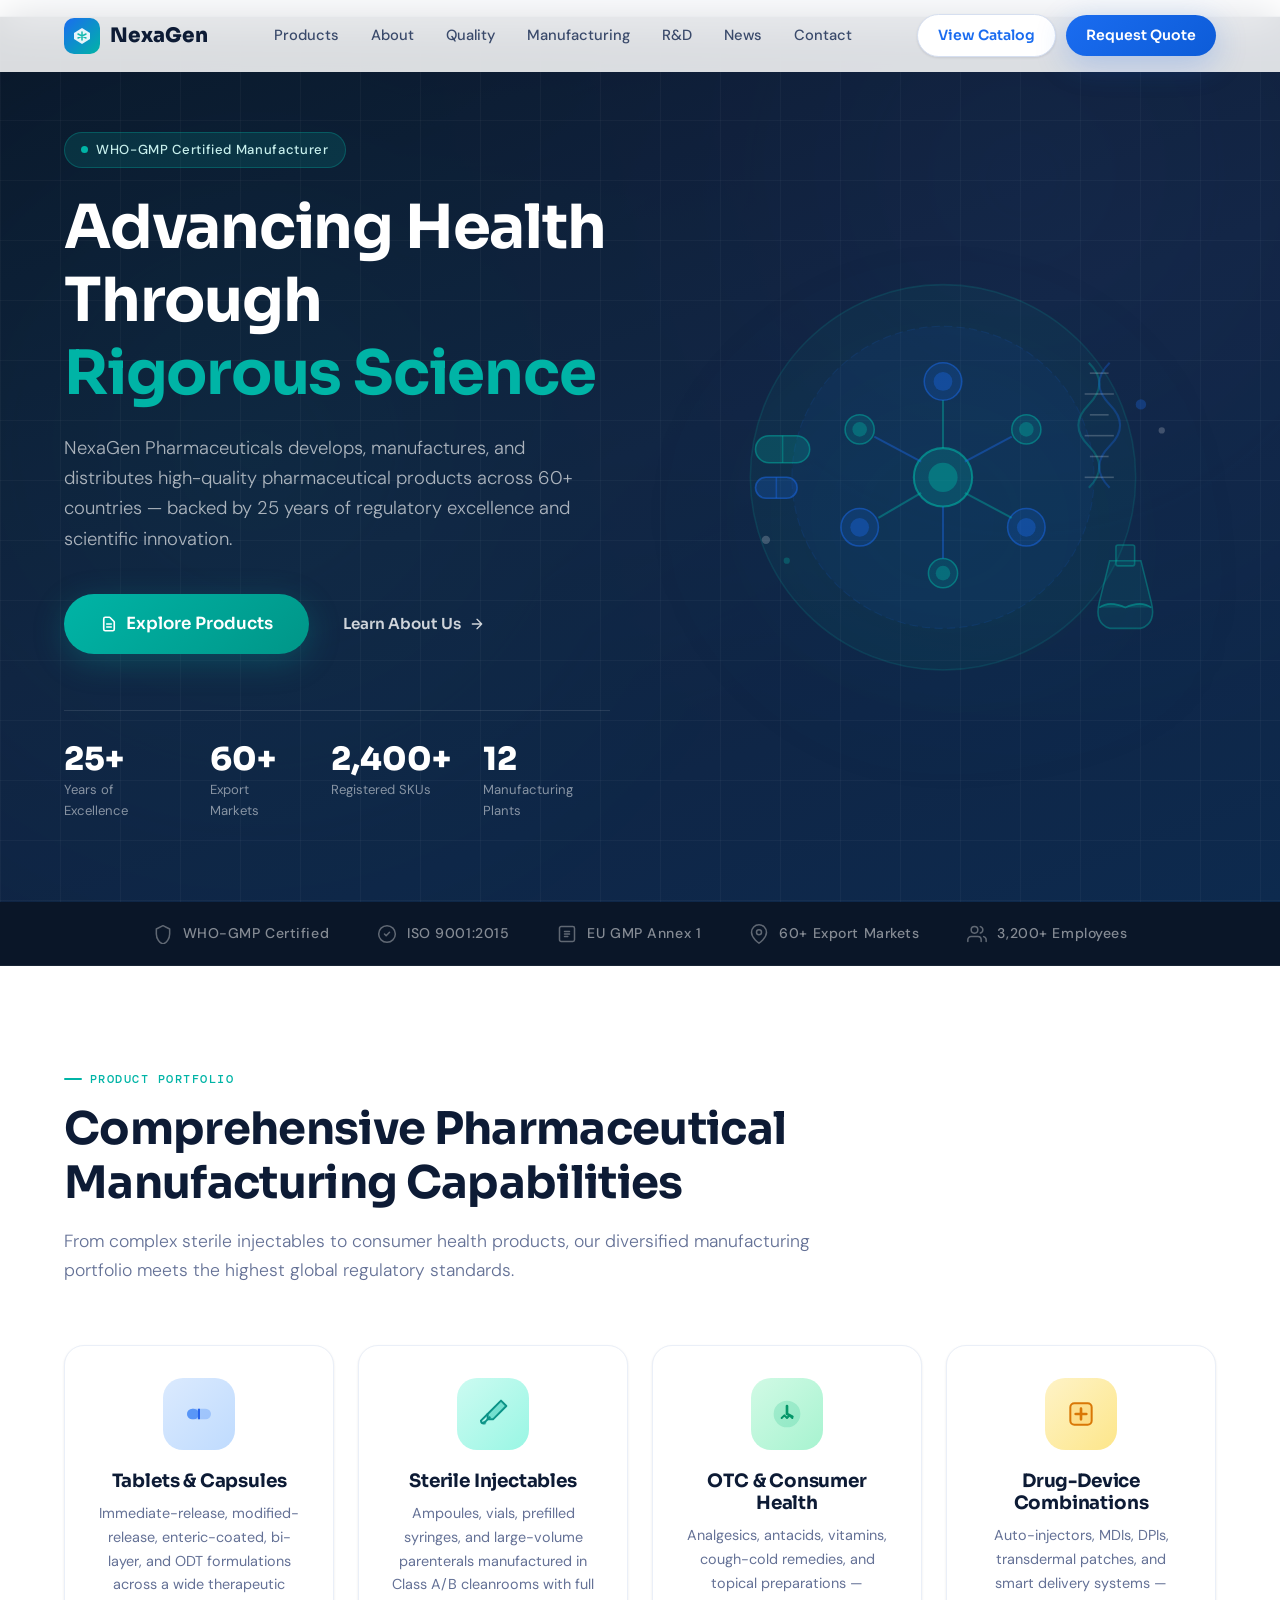
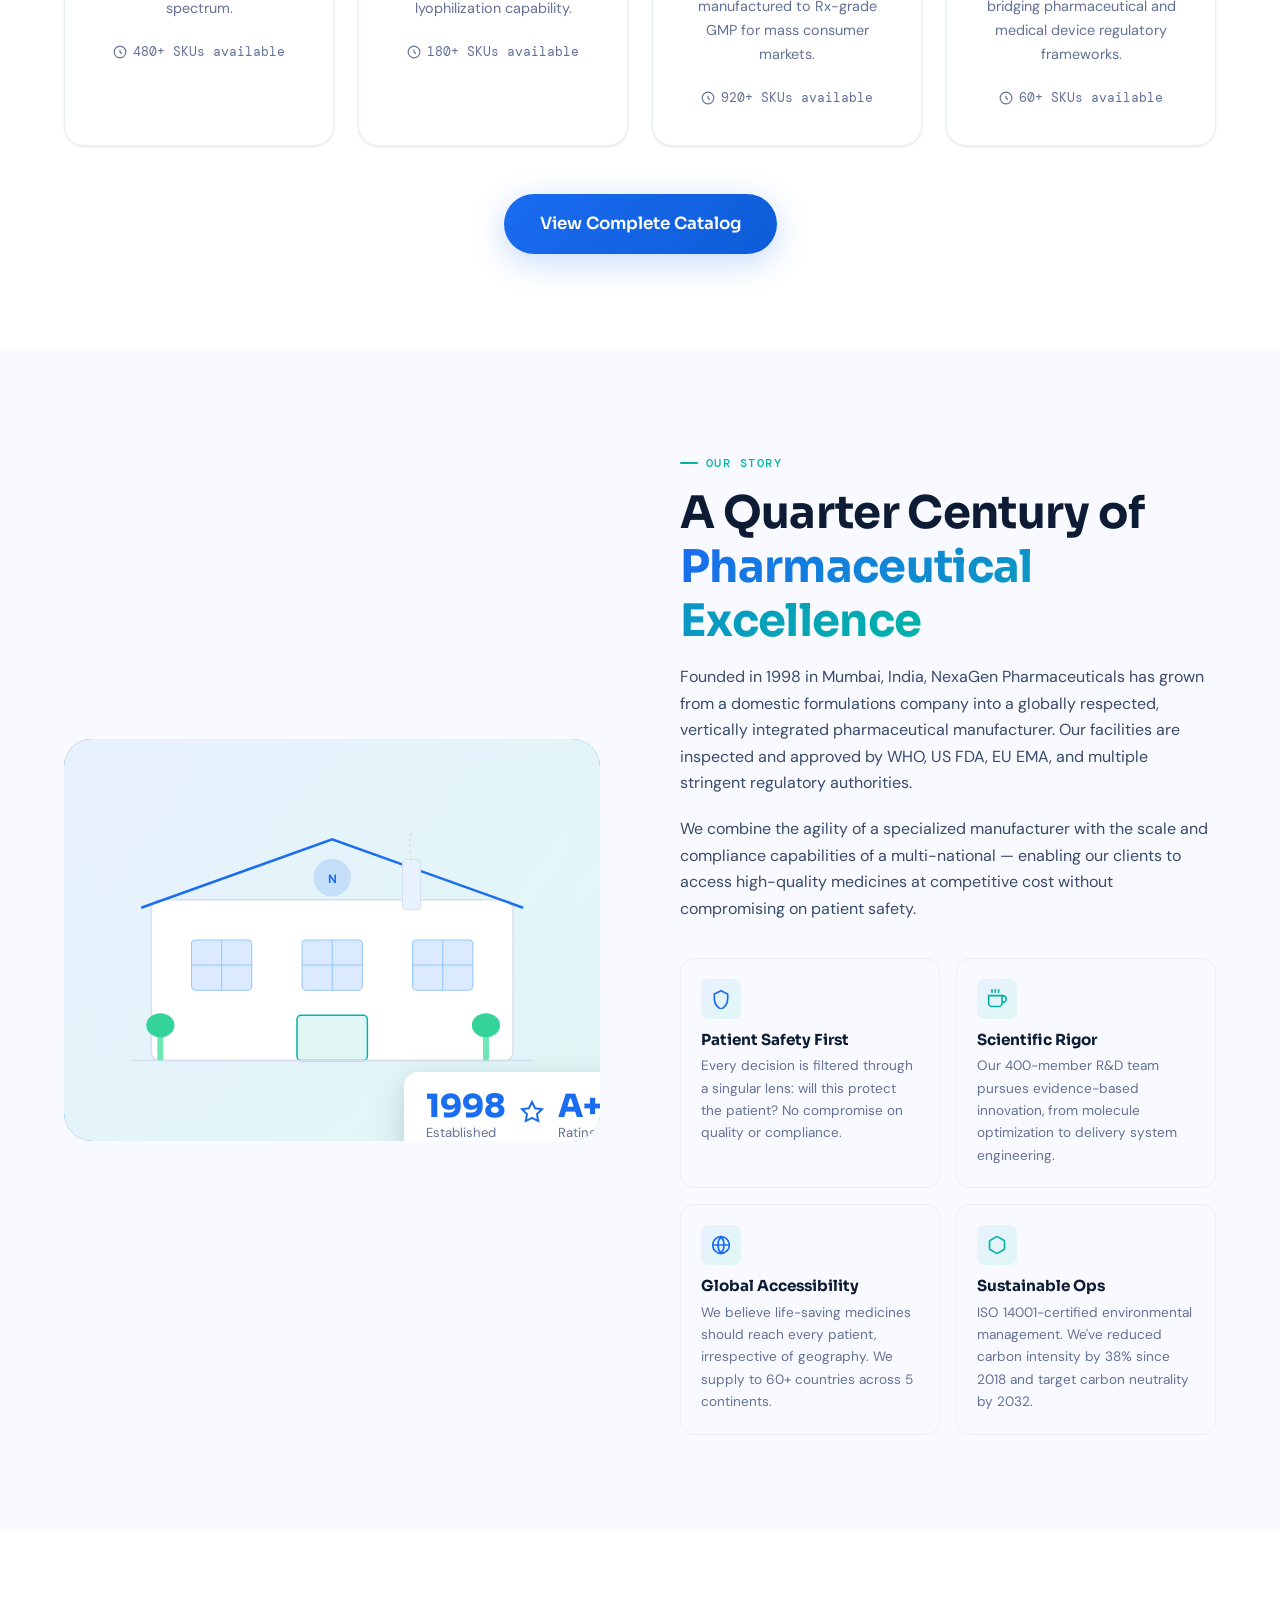
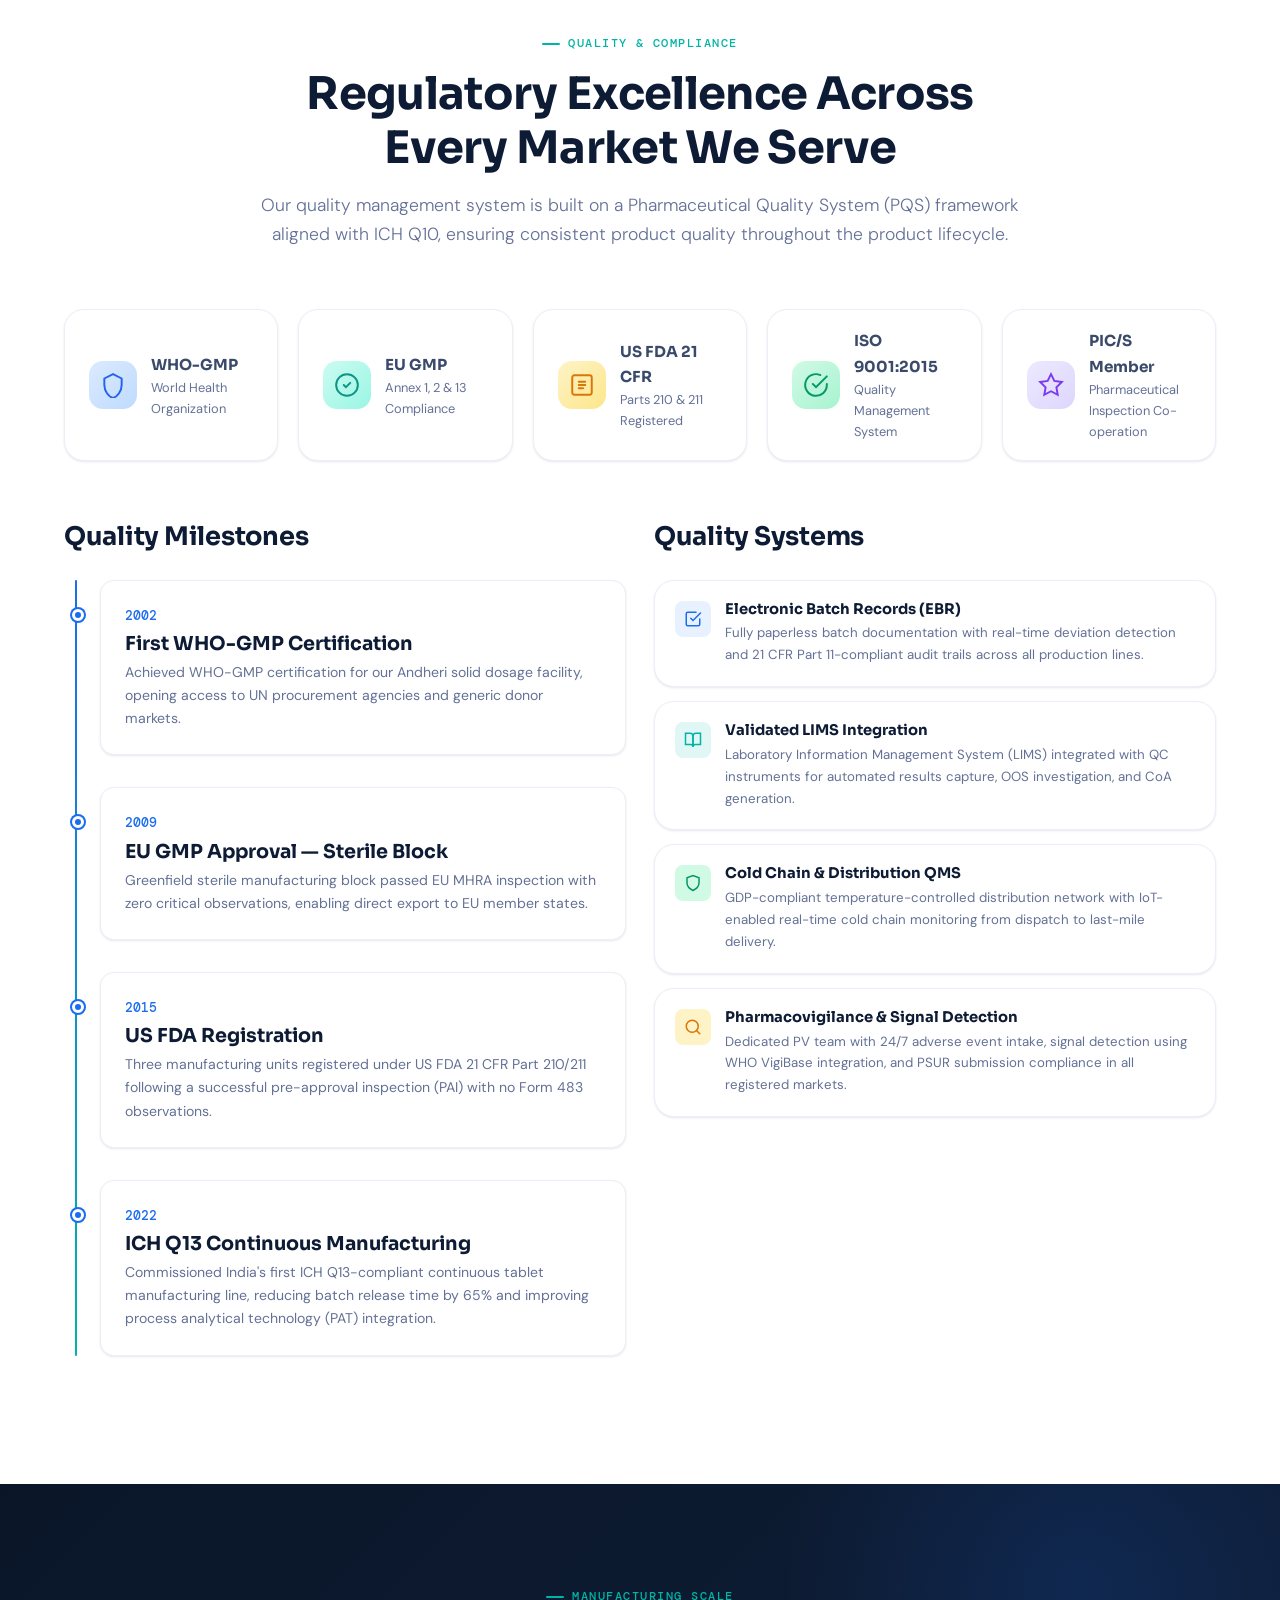
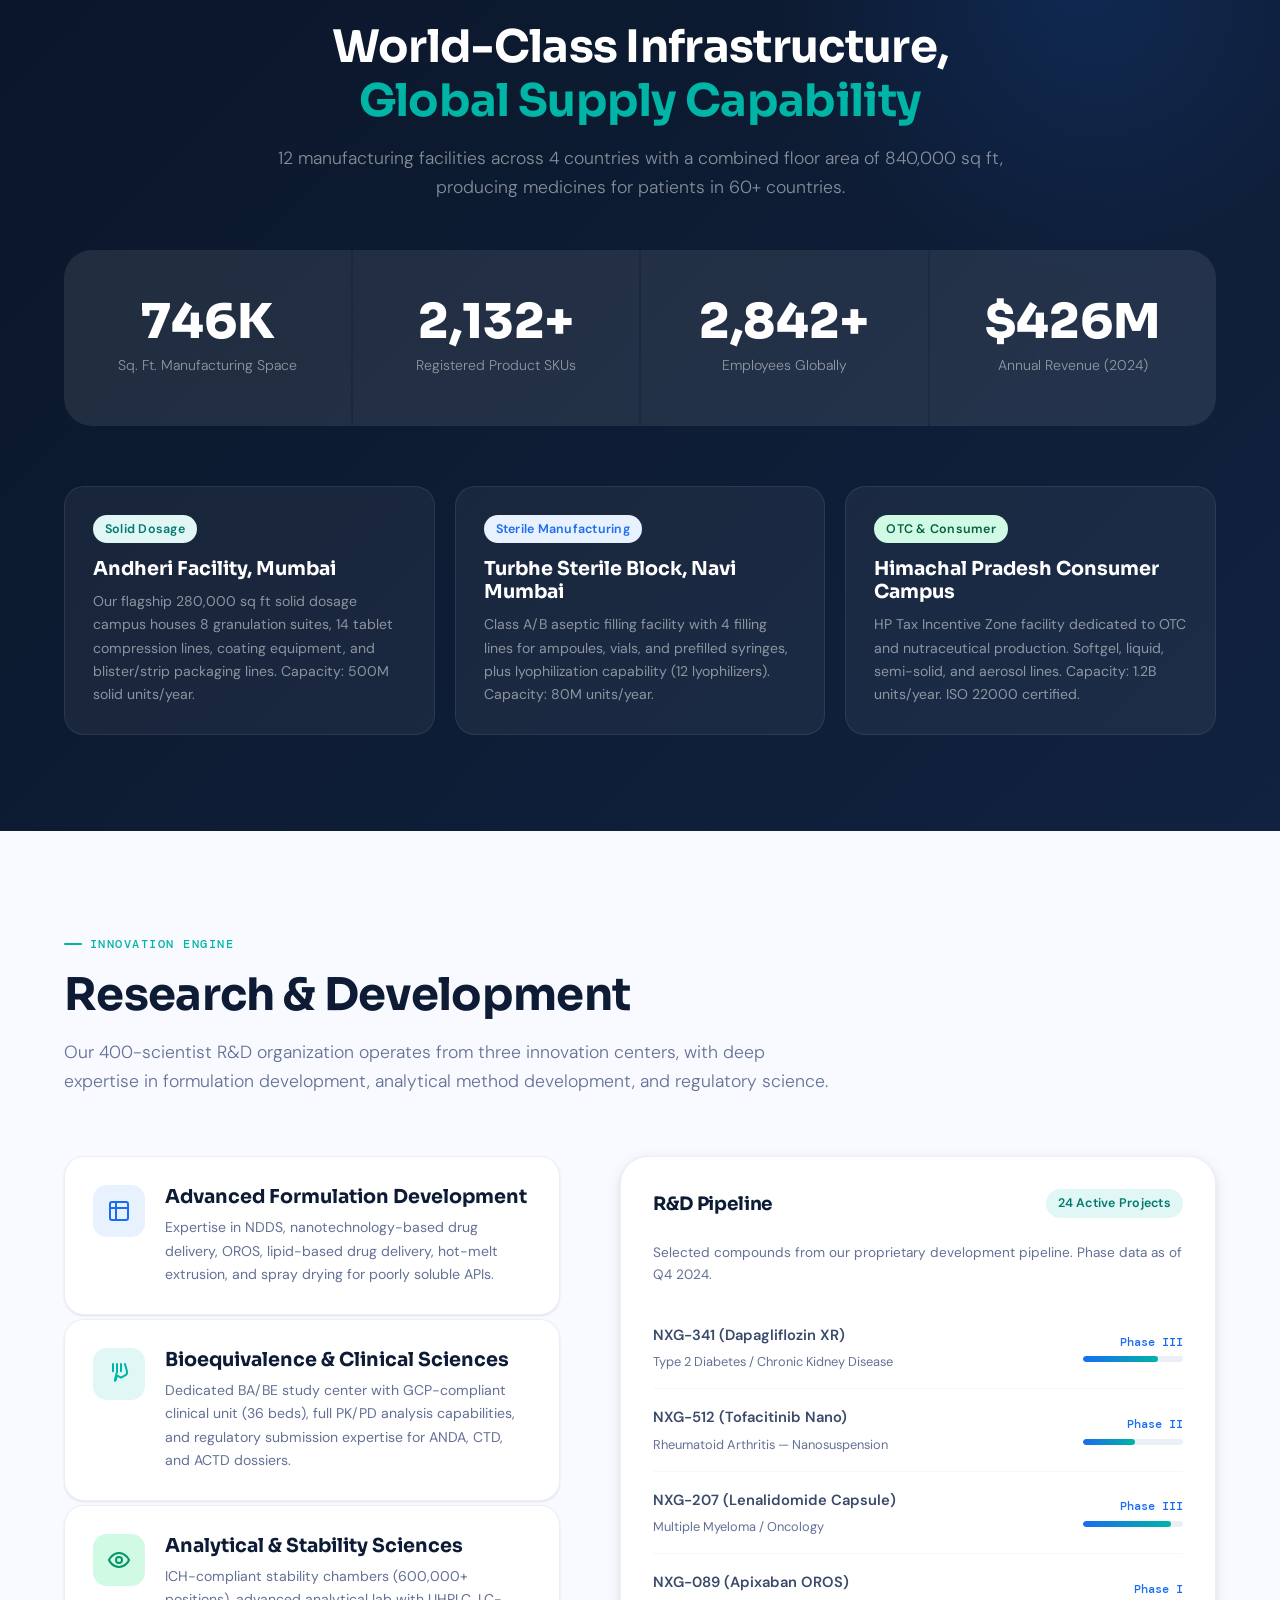
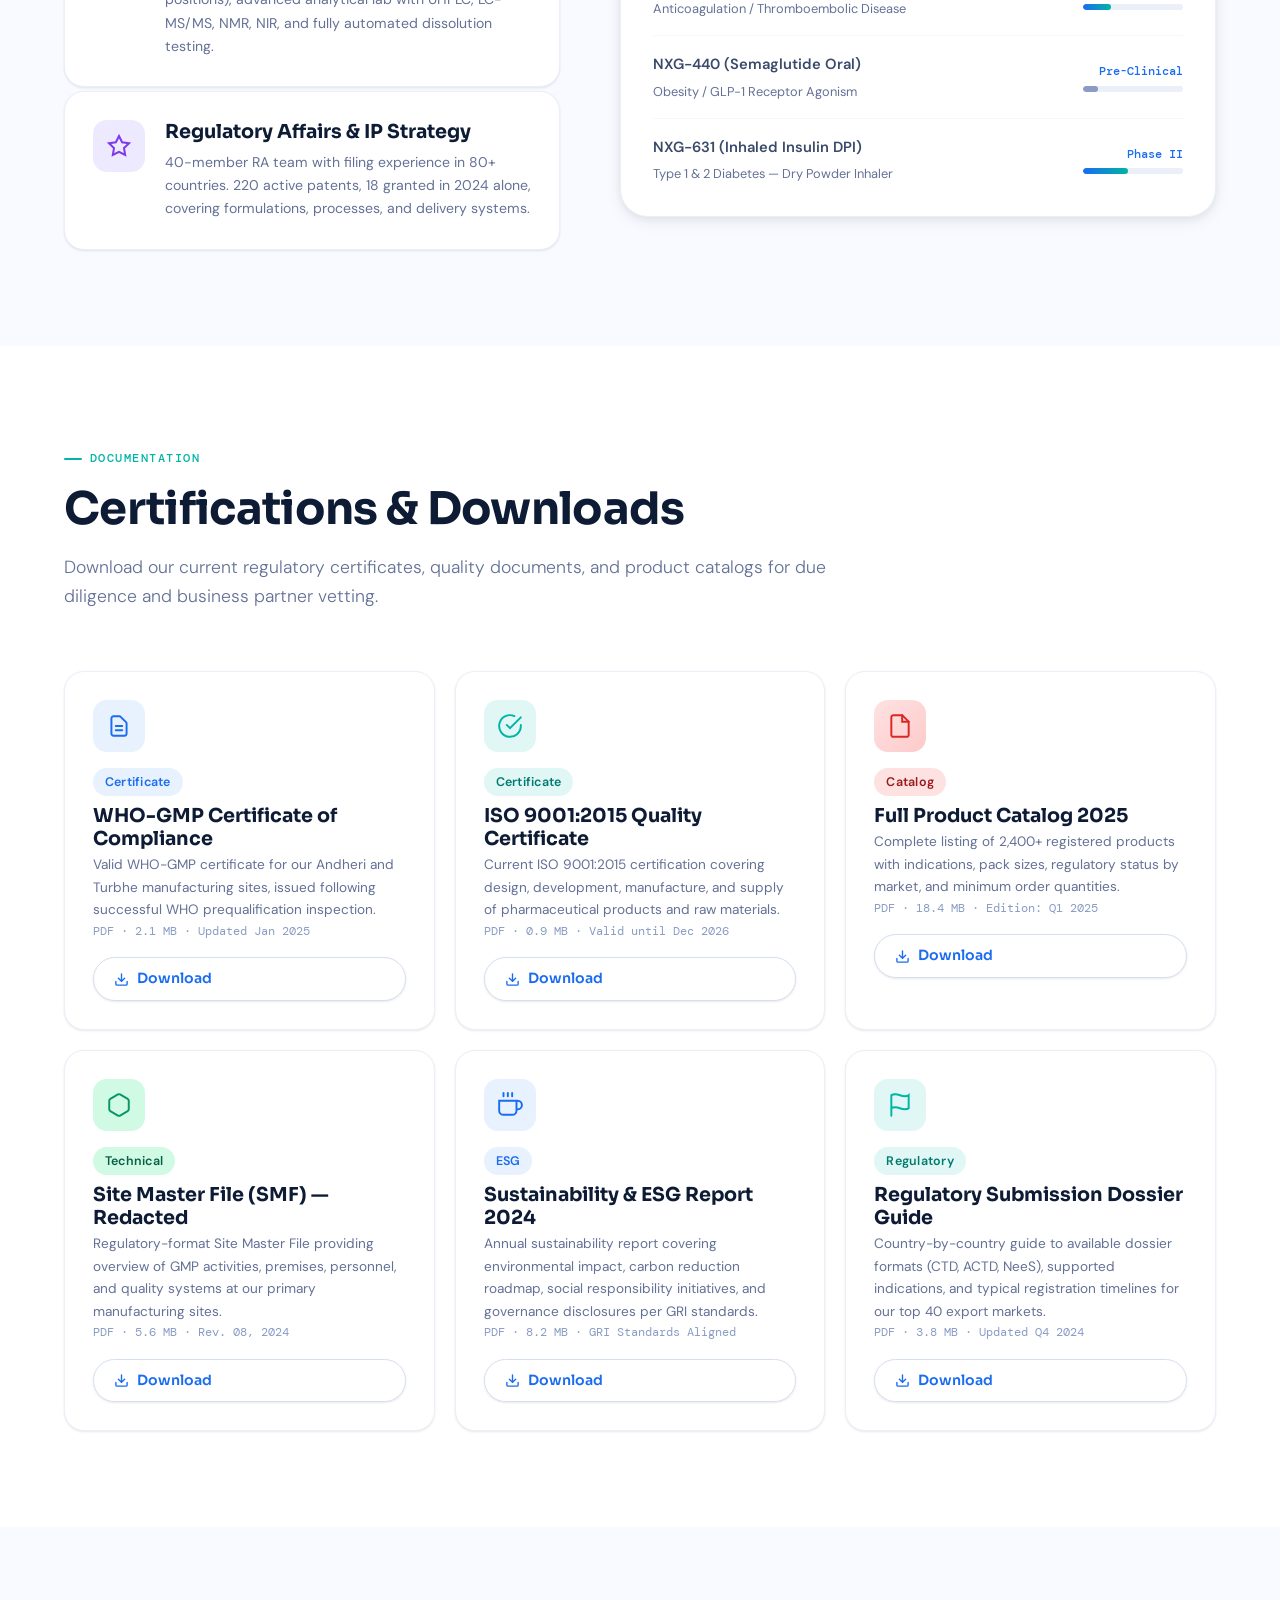
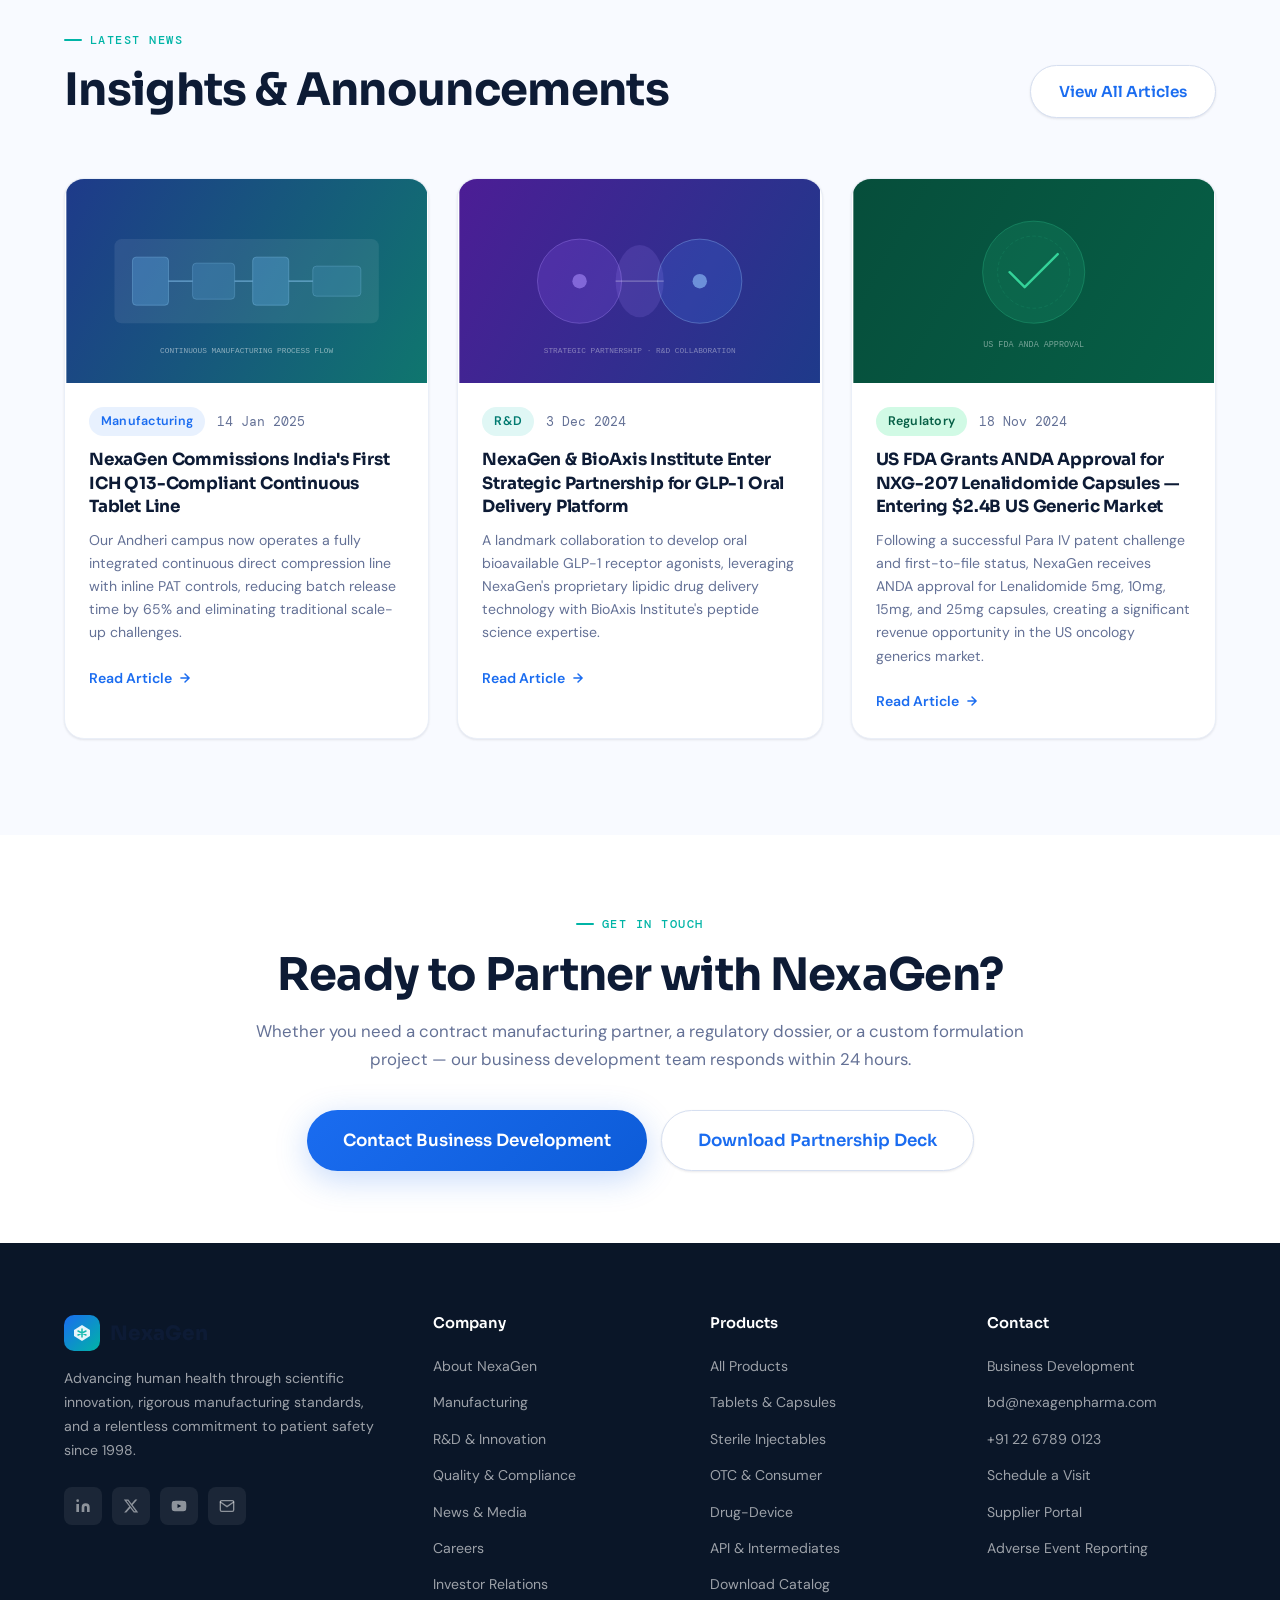
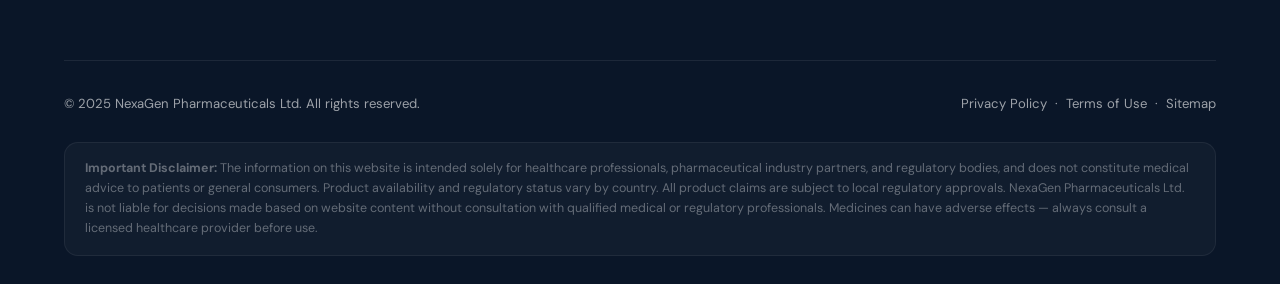
<file: index.html>
<!DOCTYPE html>
<html lang="en">
<head>
  <meta charset="UTF-8" />
  <meta name="viewport" content="width=device-width, initial-scale=1.0" />
  <title>NexaGen Pharmaceuticals — Advancing Health Through Science</title>
  <meta name="description" content="NexaGen Pharmaceuticals is a WHO-GMP certified pharmaceutical manufacturer specializing in solid oral dosage, sterile injectables, OTC consumer health, and drug-device combination products." />
  <meta name="keywords" content="pharmaceutical manufacturer, GMP certified, WHO GMP, tablets, injectables, OTC, drug-device, pharmaceutical company" />
  <meta name="author" content="NexaGen Pharmaceuticals Ltd." />
  <meta name="robots" content="index, follow" />
  <link rel="canonical" href="https://nexagenpharma.com/" />

  <!-- Open Graph -->
  <meta property="og:title" content="NexaGen Pharmaceuticals — Advancing Health Through Science" />
  <meta property="og:description" content="WHO-GMP certified pharmaceutical manufacturer with 25+ years of excellence in global drug development and manufacturing." />
  <meta property="og:type" content="website" />
  <meta property="og:url" content="https://nexagenpharma.com/" />
  <meta property="og:image" content="assets/images/og-image.png" />

  <!-- Twitter Card -->
  <meta name="twitter:card" content="summary_large_image" />
  <meta name="twitter:title" content="NexaGen Pharmaceuticals" />
  <meta name="twitter:description" content="Advancing Health Through Science — WHO-GMP certified global pharmaceutical manufacturer." />

  <link rel="preconnect" href="https://fonts.googleapis.com" />
  <link rel="preconnect" href="https://fonts.gstatic.com" crossorigin />
  <link href="https://fonts.googleapis.com/css2?family=Sora:wght@300;400;500;600;700;800&family=DM+Sans:ital,opsz,wght@0,9..40,300;0,9..40,400;0,9..40,500;1,9..40,300&family=DM+Mono:wght@400;500&display=swap" rel="stylesheet" />
  <link rel="stylesheet" href="assets/css/styles.css" />
</head>
<body>

  <!-- =====================
       NAVBAR
       ===================== -->
  <nav class="navbar" role="navigation" aria-label="Main navigation">
    <div class="container">
      <a href="index.html" class="nav-logo" aria-label="NexaGen Pharmaceuticals Home">
        <div class="nav-logo-mark" aria-hidden="true">
          <svg width="20" height="20" viewBox="0 0 20 20" fill="none">
            <path d="M10 2L18 7V13L10 18L2 13V7L10 2Z" fill="white" opacity="0.9"/>
            <path d="M10 6V14M6 8L14 12M14 8L6 12" stroke="rgba(0,180,166,0.9)" stroke-width="1.5" stroke-linecap="round"/>
          </svg>
        </div>
        NexaGen
      </a>

      <div class="nav-links" role="menubar">
        <a href="#products" class="nav-link" data-section="products" role="menuitem">Products</a>
        <a href="#about" class="nav-link" data-section="about" role="menuitem">About</a>
        <a href="#quality" class="nav-link" data-section="quality" role="menuitem">Quality</a>
        <a href="#manufacturing" class="nav-link" data-section="manufacturing" role="menuitem">Manufacturing</a>
        <a href="#rd" class="nav-link" data-section="rd" role="menuitem">R&amp;D</a>
        <a href="#news" class="nav-link" data-section="news" role="menuitem">News</a>
        <a href="pages/contact.html" class="nav-link" role="menuitem">Contact</a>
      </div>

      <div class="nav-actions">
        <a href="pages/products.html" class="btn btn-secondary btn-sm">View Catalog</a>
        <a href="pages/contact.html" class="btn btn-primary btn-sm">Request Quote</a>
        <button class="hamburger" aria-label="Toggle mobile navigation" aria-expanded="false" aria-controls="mobileNav">
          <span></span><span></span><span></span>
        </button>
      </div>
    </div>
  </nav>

  <!-- Mobile Nav -->
  <div class="mobile-nav" id="mobileNav" aria-hidden="true">
    <a href="#products" class="nav-link">Products</a>
    <a href="#about" class="nav-link">About</a>
    <a href="#quality" class="nav-link">Quality &amp; Compliance</a>
    <a href="#manufacturing" class="nav-link">Manufacturing</a>
    <a href="#rd" class="nav-link">R&amp;D</a>
    <a href="#news" class="nav-link">News</a>
    <a href="pages/contact.html" class="nav-link">Contact</a>
    <div class="nav-actions">
      <a href="pages/products.html" class="btn btn-secondary">View Catalog</a>
      <a href="pages/contact.html" class="btn btn-primary">Request Quote</a>
    </div>
  </div>

  <main>
    <!-- =====================
         HERO
         ===================== -->
    <section class="hero" id="hero" aria-label="Hero">
      <div class="hero-bg-pattern" aria-hidden="true"></div>
      <div class="hero-grid-lines" aria-hidden="true"></div>

      <div class="container">
        <div class="hero-content">
          <div class="hero-badge">
            <span class="hero-badge-dot" aria-hidden="true"></span>
            WHO-GMP Certified Manufacturer
          </div>
          <h1>Advancing Health<br/>Through <span>Rigorous Science</span></h1>
          <p class="hero-sub">NexaGen Pharmaceuticals develops, manufactures, and distributes high-quality pharmaceutical products across 60+ countries — backed by 25 years of regulatory excellence and scientific innovation.</p>
          <div class="hero-cta">
            <a href="pages/products.html" class="btn btn-teal btn-lg">
              <svg width="18" height="18" viewBox="0 0 24 24" fill="none" stroke="currentColor" stroke-width="2.2" stroke-linecap="round" stroke-linejoin="round" aria-hidden="true"><path d="M9 12h6m-6 4h6m2 5H7a2 2 0 01-2-2V5a2 2 0 012-2h5.586a1 1 0 01.707.293l5.414 5.414a1 1 0 01.293.707V19a2 2 0 01-2 2z"/></svg>
              Explore Products
            </a>
            <a href="#about" class="btn btn-ghost" style="color:rgba(255,255,255,0.8)">
              Learn About Us
              <svg width="16" height="16" viewBox="0 0 24 24" fill="none" stroke="currentColor" stroke-width="2" stroke-linecap="round" stroke-linejoin="round" aria-hidden="true"><path d="M5 12h14M12 5l7 7-7 7"/></svg>
            </a>
          </div>
          <div class="hero-stats">
            <div>
              <div class="hero-stat-num">25+</div>
              <div class="hero-stat-label">Years of Excellence</div>
            </div>
            <div>
              <div class="hero-stat-num">60+</div>
              <div class="hero-stat-label">Export Markets</div>
            </div>
            <div>
              <div class="hero-stat-num">2,400+</div>
              <div class="hero-stat-label">Registered SKUs</div>
            </div>
            <div>
              <div class="hero-stat-num">12</div>
              <div class="hero-stat-label">Manufacturing Plants</div>
            </div>
          </div>
        </div>

        <div class="hero-visual">
          <!-- SVG Pharma Illustration -->
          <svg class="hero-illustration" viewBox="0 0 480 400" fill="none" xmlns="http://www.w3.org/2000/svg" aria-label="Pharmaceutical research illustration">
            <!-- Background circle -->
            <circle cx="240" cy="200" r="185" fill="rgba(0,180,166,0.06)" stroke="rgba(0,180,166,0.15)" stroke-width="1.5"/>
            <circle cx="240" cy="200" r="145" fill="rgba(26,108,240,0.05)" stroke="rgba(26,108,240,0.12)" stroke-width="1" stroke-dasharray="8 4"/>

            <!-- Central molecule -->
            <circle cx="240" cy="200" r="28" fill="rgba(0,180,166,0.2)" stroke="rgba(0,180,166,0.6)" stroke-width="2"/>
            <circle cx="240" cy="200" r="14" fill="rgba(0,180,166,0.4)"/>

            <!-- Orbiting atoms -->
            <circle cx="240" cy="108" r="18" fill="rgba(26,108,240,0.15)" stroke="rgba(26,108,240,0.5)" stroke-width="1.5"/>
            <circle cx="240" cy="108" r="9" fill="rgba(26,108,240,0.35)"/>

            <circle cx="320" cy="154" r="14" fill="rgba(0,180,166,0.15)" stroke="rgba(0,180,166,0.5)" stroke-width="1.5"/>
            <circle cx="320" cy="154" r="7" fill="rgba(0,180,166,0.35)"/>

            <circle cx="320" cy="248" r="18" fill="rgba(26,108,240,0.15)" stroke="rgba(26,108,240,0.5)" stroke-width="1.5"/>
            <circle cx="320" cy="248" r="9" fill="rgba(26,108,240,0.35)"/>

            <circle cx="240" cy="292" r="14" fill="rgba(0,180,166,0.15)" stroke="rgba(0,180,166,0.5)" stroke-width="1.5"/>
            <circle cx="240" cy="292" r="7" fill="rgba(0,180,166,0.35)"/>

            <circle cx="160" cy="248" r="18" fill="rgba(26,108,240,0.15)" stroke="rgba(26,108,240,0.5)" stroke-width="1.5"/>
            <circle cx="160" cy="248" r="9" fill="rgba(26,108,240,0.35)"/>

            <circle cx="160" cy="154" r="14" fill="rgba(0,180,166,0.15)" stroke="rgba(0,180,166,0.5)" stroke-width="1.5"/>
            <circle cx="160" cy="154" r="7" fill="rgba(0,180,166,0.35)"/>

            <!-- Bonds -->
            <line x1="240" y1="172" x2="240" y2="126" stroke="rgba(0,180,166,0.4)" stroke-width="2"/>
            <line x1="261" y1="185" x2="306" y2="161" stroke="rgba(26,108,240,0.4)" stroke-width="2"/>
            <line x1="261" y1="215" x2="306" y2="239" stroke="rgba(0,180,166,0.4)" stroke-width="2"/>
            <line x1="240" y1="228" x2="240" y2="278" stroke="rgba(26,108,240,0.4)" stroke-width="2"/>
            <line x1="219" y1="215" x2="178" y2="239" stroke="rgba(0,180,166,0.4)" stroke-width="2"/>
            <line x1="219" y1="185" x2="174" y2="161" stroke="rgba(26,108,240,0.4)" stroke-width="2"/>

            <!-- DNA helix hint -->
            <path d="M380 90 Q400 110 380 130 Q360 150 380 170 Q400 190 380 210" stroke="rgba(0,180,166,0.3)" stroke-width="2" fill="none"/>
            <path d="M400 90 Q380 110 400 130 Q420 150 400 170 Q380 190 400 210" stroke="rgba(26,108,240,0.3)" stroke-width="2" fill="none"/>
            <line x1="381" y1="100" x2="399" y2="100" stroke="rgba(255,255,255,0.2)" stroke-width="1.5"/>
            <line x1="376" y1="120" x2="404" y2="120" stroke="rgba(255,255,255,0.2)" stroke-width="1.5"/>
            <line x1="381" y1="140" x2="399" y2="140" stroke="rgba(255,255,255,0.2)" stroke-width="1.5"/>
            <line x1="376" y1="160" x2="404" y2="160" stroke="rgba(255,255,255,0.2)" stroke-width="1.5"/>
            <line x1="381" y1="180" x2="399" y2="180" stroke="rgba(255,255,255,0.2)" stroke-width="1.5"/>
            <line x1="376" y1="200" x2="404" y2="200" stroke="rgba(255,255,255,0.2)" stroke-width="1.5"/>

            <!-- Pills -->
            <rect x="60" y="160" width="52" height="26" rx="13" fill="rgba(0,180,166,0.2)" stroke="rgba(0,180,166,0.5)" stroke-width="1.5"/>
            <line x1="86" y1="160" x2="86" y2="186" stroke="rgba(0,180,166,0.4)" stroke-width="1.5"/>

            <rect x="60" y="200" width="40" height="20" rx="10" fill="rgba(26,108,240,0.2)" stroke="rgba(26,108,240,0.5)" stroke-width="1.5"/>
            <line x1="80" y1="200" x2="80" y2="220" stroke="rgba(26,108,240,0.4)" stroke-width="1.5"/>

            <!-- Flask -->
            <path d="M400 280 L390 320 Q385 340 400 345 L430 345 Q445 340 440 320 L430 280 Z" fill="rgba(0,180,166,0.1)" stroke="rgba(0,180,166,0.4)" stroke-width="1.5"/>
            <rect x="406" y="265" width="18" height="20" rx="2" fill="rgba(0,180,166,0.1)" stroke="rgba(0,180,166,0.4)" stroke-width="1.5"/>
            <path d="M390 325 Q400 318 415 325 Q430 318 440 325" stroke="rgba(0,180,166,0.5)" stroke-width="1.5" fill="rgba(0,180,166,0.2)"/>

            <!-- Floating dots -->
            <circle cx="70" cy="260" r="4" fill="rgba(255,255,255,0.2)"/>
            <circle cx="90" cy="280" r="3" fill="rgba(0,180,166,0.3)"/>
            <circle cx="430" cy="130" r="5" fill="rgba(26,108,240,0.3)"/>
            <circle cx="450" cy="155" r="3" fill="rgba(255,255,255,0.2)"/>
          </svg>
        </div>
      </div>
    </section>

    <!-- Trust Bar -->
    <div class="trust-bar" role="complementary" aria-label="Certifications">
      <div class="container">
        <div class="trust-item">
          <svg width="20" height="20" viewBox="0 0 24 24" fill="none" stroke="currentColor" stroke-width="1.8" stroke-linecap="round" stroke-linejoin="round" aria-hidden="true"><path d="M12 2L4 6v6c0 5.55 3.84 10.74 8 12 4.16-1.26 8-6.45 8-12V6l-8-4z"/></svg>
          WHO-GMP Certified
        </div>
        <div class="trust-item">
          <svg width="20" height="20" viewBox="0 0 24 24" fill="none" stroke="currentColor" stroke-width="1.8" stroke-linecap="round" stroke-linejoin="round" aria-hidden="true"><circle cx="12" cy="12" r="10"/><path d="M9 12l2 2 4-4"/></svg>
          ISO 9001:2015
        </div>
        <div class="trust-item">
          <svg width="20" height="20" viewBox="0 0 24 24" fill="none" stroke="currentColor" stroke-width="1.8" stroke-linecap="round" stroke-linejoin="round" aria-hidden="true"><rect x="3" y="3" width="18" height="18" rx="2"/><path d="M9 9h6M9 12h6M9 15h4"/></svg>
          EU GMP Annex 1
        </div>
        <div class="trust-item">
          <svg width="20" height="20" viewBox="0 0 24 24" fill="none" stroke="currentColor" stroke-width="1.8" stroke-linecap="round" stroke-linejoin="round" aria-hidden="true"><path d="M21 10c0 7-9 13-9 13s-9-6-9-13a9 9 0 0118 0z"/><circle cx="12" cy="10" r="3"/></svg>
          60+ Export Markets
        </div>
        <div class="trust-item">
          <svg width="20" height="20" viewBox="0 0 24 24" fill="none" stroke="currentColor" stroke-width="1.8" stroke-linecap="round" stroke-linejoin="round" aria-hidden="true"><path d="M17 21v-2a4 4 0 00-4-4H5a4 4 0 00-4 4v2"/><circle cx="9" cy="7" r="4"/><path d="M23 21v-2a4 4 0 00-3-3.87M16 3.13a4 4 0 010 7.75"/></svg>
          3,200+ Employees
        </div>
      </div>
    </div>

    <!-- =====================
         PRODUCTS SECTION
         ===================== -->
    <section class="section" id="products" aria-labelledby="products-heading">
      <div class="container">
        <div class="section-header reveal">
          <div class="section-label">Product Portfolio</div>
          <h2 id="products-heading">Comprehensive Pharmaceutical <br/>Manufacturing Capabilities</h2>
          <p>From complex sterile injectables to consumer health products, our diversified manufacturing portfolio meets the highest global regulatory standards.</p>
        </div>

        <div class="grid-4">
          <!-- Tablets -->
          <article class="card product-card reveal reveal-delay-1" data-modal="tablets" tabindex="0" role="button" aria-label="View Tablets & Capsules details">
            <div class="product-icon" style="background:linear-gradient(135deg,#dbeafe,#bfdbfe);">
              <svg width="32" height="32" viewBox="0 0 24 24" fill="none" aria-hidden="true">
                <rect x="3" y="8" width="18" height="8" rx="4" fill="#3b82f6" opacity="0.3"/>
                <rect x="3" y="8" width="9" height="8" rx="4" fill="#3b82f6" opacity="0.7"/>
                <line x1="12" y1="8" x2="12" y2="16" stroke="#2563eb" stroke-width="1.5"/>
              </svg>
            </div>
            <h3>Tablets &amp; Capsules</h3>
            <p>Immediate-release, modified-release, enteric-coated, bi-layer, and ODT formulations across a wide therapeutic spectrum.</p>
            <div class="product-count">
              <svg width="14" height="14" viewBox="0 0 24 24" fill="none" stroke="currentColor" stroke-width="2" aria-hidden="true"><circle cx="12" cy="12" r="10"/><path d="M12 8v4l3 3"/></svg>
              480+ SKUs available
            </div>
          </article>

          <!-- Injectables -->
          <article class="card product-card reveal reveal-delay-2" data-modal="injectables" tabindex="0" role="button" aria-label="View Injectables details">
            <div class="product-icon" style="background:linear-gradient(135deg,#ccfbf1,#99f6e4);">
              <svg width="32" height="32" viewBox="0 0 24 24" fill="none" aria-hidden="true">
                <path d="M18 2l4 4-10 10H8v-4L18 2z" fill="rgba(20,184,166,0.4)" stroke="#0d9488" stroke-width="1.5" stroke-linejoin="round"/>
                <path d="M8 12l-5 5a2 2 0 002 2l5-5" stroke="#0d9488" stroke-width="1.5"/>
                <circle cx="5.5" cy="18.5" r="1.5" fill="#0d9488" opacity="0.6"/>
              </svg>
            </div>
            <h3>Sterile Injectables</h3>
            <p>Ampoules, vials, prefilled syringes, and large-volume parenterals manufactured in Class A/B cleanrooms with full lyophilization capability.</p>
            <div class="product-count">
              <svg width="14" height="14" viewBox="0 0 24 24" fill="none" stroke="currentColor" stroke-width="2" aria-hidden="true"><circle cx="12" cy="12" r="10"/><path d="M12 8v4l3 3"/></svg>
              180+ SKUs available
            </div>
          </article>

          <!-- OTC -->
          <article class="card product-card reveal reveal-delay-3" data-modal="otc" tabindex="0" role="button" aria-label="View OTC products details">
            <div class="product-icon" style="background:linear-gradient(135deg,#d1fae5,#a7f3d0);">
              <svg width="32" height="32" viewBox="0 0 24 24" fill="none" aria-hidden="true">
                <path d="M12 2a10 10 0 100 20A10 10 0 0012 2z" fill="rgba(16,185,129,0.2)"/>
                <path d="M12 6v6l4 2" stroke="#059669" stroke-width="2" stroke-linecap="round"/>
                <path d="M8 15l2-2 2 2 2-2 2 2" stroke="#059669" stroke-width="1.5" stroke-linecap="round" stroke-linejoin="round"/>
              </svg>
            </div>
            <h3>OTC &amp; Consumer Health</h3>
            <p>Analgesics, antacids, vitamins, cough-cold remedies, and topical preparations — manufactured to Rx-grade GMP for mass consumer markets.</p>
            <div class="product-count">
              <svg width="14" height="14" viewBox="0 0 24 24" fill="none" stroke="currentColor" stroke-width="2" aria-hidden="true"><circle cx="12" cy="12" r="10"/><path d="M12 8v4l3 3"/></svg>
              920+ SKUs available
            </div>
          </article>

          <!-- Devices -->
          <article class="card product-card reveal reveal-delay-4" data-modal="devices" tabindex="0" role="button" aria-label="View Drug-Device Combination details">
            <div class="product-icon" style="background:linear-gradient(135deg,#fef3c7,#fde68a);">
              <svg width="32" height="32" viewBox="0 0 24 24" fill="none" aria-hidden="true">
                <rect x="4" y="4" width="16" height="16" rx="3" fill="rgba(245,158,11,0.2)" stroke="#d97706" stroke-width="1.5"/>
                <path d="M8 12h8M12 8v8" stroke="#d97706" stroke-width="2" stroke-linecap="round"/>
              </svg>
            </div>
            <h3>Drug-Device Combinations</h3>
            <p>Auto-injectors, MDIs, DPIs, transdermal patches, and smart delivery systems — bridging pharmaceutical and medical device regulatory frameworks.</p>
            <div class="product-count">
              <svg width="14" height="14" viewBox="0 0 24 24" fill="none" stroke="currentColor" stroke-width="2" aria-hidden="true"><circle cx="12" cy="12" r="10"/><path d="M12 8v4l3 3"/></svg>
              60+ SKUs available
            </div>
          </article>
        </div>

        <div class="text-center" style="margin-top:48px;" class="reveal">
          <a href="pages/products.html" class="btn btn-primary btn-lg">View Complete Catalog</a>
        </div>
      </div>
    </section>

    <!-- =====================
         ABOUT SECTION
         ===================== -->
    <section class="section section--alt" id="about" aria-labelledby="about-heading">
      <div class="container">
        <div class="about-grid">
          <div class="about-visual reveal">
            <div class="about-image-block">
              <!-- Facility SVG Illustration -->
              <svg viewBox="0 0 480 360" fill="none" xmlns="http://www.w3.org/2000/svg" width="90%" aria-label="Manufacturing facility illustration">
                <rect width="480" height="360" rx="20" fill="url(#bg-grad)"/>
                <defs>
                  <linearGradient id="bg-grad" x1="0" y1="0" x2="480" y2="360" gradientUnits="userSpaceOnUse">
                    <stop stop-color="#e8f1fe"/>
                    <stop offset="1" stop-color="#e0f7f5"/>
                  </linearGradient>
                </defs>
                <!-- Building -->
                <rect x="60" y="140" width="360" height="160" rx="8" fill="white" stroke="#d6dff0" stroke-width="1.5"/>
                <!-- Roof -->
                <path d="M50 148L240 80L430 148" stroke="#1a6cf0" stroke-width="2.5" fill="none"/>
                <!-- Windows -->
                <rect x="100" y="180" width="60" height="50" rx="4" fill="#dbeafe" stroke="#93c5fd" stroke-width="1"/>
                <line x1="130" y1="180" x2="130" y2="230" stroke="#93c5fd" stroke-width="1"/>
                <line x1="100" y1="205" x2="160" y2="205" stroke="#93c5fd" stroke-width="1"/>

                <rect x="210" y="180" width="60" height="50" rx="4" fill="#dbeafe" stroke="#93c5fd" stroke-width="1"/>
                <line x1="240" y1="180" x2="240" y2="230" stroke="#93c5fd" stroke-width="1"/>
                <line x1="210" y1="205" x2="270" y2="205" stroke="#93c5fd" stroke-width="1"/>

                <rect x="320" y="180" width="60" height="50" rx="4" fill="#dbeafe" stroke="#93c5fd" stroke-width="1"/>
                <line x1="350" y1="180" x2="350" y2="230" stroke="#93c5fd" stroke-width="1"/>
                <line x1="320" y1="205" x2="380" y2="205" stroke="#93c5fd" stroke-width="1"/>

                <!-- Door -->
                <rect x="205" y="255" width="70" height="45" rx="4" fill="#e0f7f5" stroke="#00b4a6" stroke-width="1.5"/>
                <!-- Logo on building -->
                <circle cx="240" cy="118" r="18" fill="#1a6cf0" opacity="0.15" stroke="#1a6cf0" stroke-width="1.5"/>
                <text x="240" y="123" text-anchor="middle" font-size="12" fill="#1a6cf0" font-weight="700">N</text>
                <!-- Chimney / Exhaust clean -->
                <rect x="310" y="100" width="18" height="50" rx="4" fill="#e8f1fe" stroke="#d6dff0" stroke-width="1"/>
                <path d="M319 100 Q315 85 319 72" stroke="#d6dff0" stroke-width="1.5" fill="none" stroke-dasharray="3 3"/>
                <!-- Ground -->
                <line x1="40" y1="300" x2="440" y2="300" stroke="#d6dff0" stroke-width="1.5"/>
                <!-- Trees -->
                <rect x="66" y="270" width="6" height="30" rx="2" fill="#6ee7b7"/>
                <ellipse cx="69" cy="265" rx="14" ry="12" fill="#34d399"/>
                <rect x="390" y="270" width="6" height="30" rx="2" fill="#6ee7b7"/>
                <ellipse cx="393" cy="265" rx="14" ry="12" fill="#34d399"/>
              </svg>
              <div class="about-float-card">
                <div>
                  <div class="about-float-card-num">1998</div>
                  <div class="about-float-card-text">Established</div>
                </div>
                <div>
                  <svg width="24" height="24" viewBox="0 0 24 24" fill="none" stroke="#1a6cf0" stroke-width="2" stroke-linecap="round" aria-hidden="true"><path d="M12 2L15.09 8.26L22 9.27L17 14.14L18.18 21.02L12 17.77L5.82 21.02L7 14.14L2 9.27L8.91 8.26L12 2z"/></svg>
                </div>
                <div>
                  <div class="about-float-card-num">A+</div>
                  <div class="about-float-card-text">Rating</div>
                </div>
              </div>
            </div>
          </div>

          <div class="about-content reveal">
            <div class="section-label">Our Story</div>
            <h2 id="about-heading">A Quarter Century of <span class="text-gradient">Pharmaceutical Excellence</span></h2>
            <p style="margin-top:16px;margin-bottom:20px;">Founded in 1998 in Mumbai, India, NexaGen Pharmaceuticals has grown from a domestic formulations company into a globally respected, vertically integrated pharmaceutical manufacturer. Our facilities are inspected and approved by WHO, US FDA, EU EMA, and multiple stringent regulatory authorities.</p>
            <p>We combine the agility of a specialized manufacturer with the scale and compliance capabilities of a multi-national — enabling our clients to access high-quality medicines at competitive cost without compromising on patient safety.</p>

            <div class="values-grid" role="list">
              <div class="value-item" role="listitem">
                <div class="value-icon" aria-hidden="true">
                  <svg width="20" height="20" viewBox="0 0 24 24" fill="none" stroke="#1a6cf0" stroke-width="2" stroke-linecap="round"><path d="M12 2L4 6v6c0 5.55 3.84 10.74 8 12 4.16-1.26 8-6.45 8-12V6l-8-4z"/></svg>
                </div>
                <h4>Patient Safety First</h4>
                <p>Every decision is filtered through a singular lens: will this protect the patient? No compromise on quality or compliance.</p>
              </div>
              <div class="value-item" role="listitem">
                <div class="value-icon" aria-hidden="true">
                  <svg width="20" height="20" viewBox="0 0 24 24" fill="none" stroke="#00b4a6" stroke-width="2" stroke-linecap="round"><path d="M18 8h1a4 4 0 010 8h-1M2 8h16v9a4 4 0 01-4 4H6a4 4 0 01-4-4V8zM6 1v3M10 1v3M14 1v3"/></svg>
                </div>
                <h4>Scientific Rigor</h4>
                <p>Our 400-member R&D team pursues evidence-based innovation, from molecule optimization to delivery system engineering.</p>
              </div>
              <div class="value-item" role="listitem">
                <div class="value-icon" aria-hidden="true">
                  <svg width="20" height="20" viewBox="0 0 24 24" fill="none" stroke="#1a6cf0" stroke-width="2" stroke-linecap="round"><circle cx="12" cy="12" r="10"/><path d="M2 12h20M12 2a15.3 15.3 0 010 20M12 2a15.3 15.3 0 000 20"/></svg>
                </div>
                <h4>Global Accessibility</h4>
                <p>We believe life-saving medicines should reach every patient, irrespective of geography. We supply to 60+ countries across 5 continents.</p>
              </div>
              <div class="value-item" role="listitem">
                <div class="value-icon" aria-hidden="true">
                  <svg width="20" height="20" viewBox="0 0 24 24" fill="none" stroke="#00b4a6" stroke-width="2" stroke-linecap="round"><path d="M21 16V8a2 2 0 00-1-1.73l-7-4a2 2 0 00-2 0l-7 4A2 2 0 003 8v8a2 2 0 001 1.73l7 4a2 2 0 002 0l7-4A2 2 0 0021 16z"/></svg>
                </div>
                <h4>Sustainable Ops</h4>
                <p>ISO 14001-certified environmental management. We've reduced carbon intensity by 38% since 2018 and target carbon neutrality by 2032.</p>
              </div>
            </div>
          </div>
        </div>
      </div>
    </section>

    <!-- =====================
         QUALITY & COMPLIANCE
         ===================== -->
    <section class="section" id="quality" aria-labelledby="quality-heading">
      <div class="container">
        <div class="section-header text-center reveal">
          <div class="section-label" style="justify-content:center;">Quality &amp; Compliance</div>
          <h2 id="quality-heading">Regulatory Excellence Across<br/>Every Market We Serve</h2>
          <p style="margin:16px auto 0;">Our quality management system is built on a Pharmaceutical Quality System (PQS) framework aligned with ICH Q10, ensuring consistent product quality throughout the product lifecycle.</p>
        </div>

        <div class="cert-badges reveal">
          <div class="cert-badge">
            <div class="cert-badge-icon" style="background:linear-gradient(135deg,#dbeafe,#bfdbfe);" aria-hidden="true">
              <svg width="26" height="26" viewBox="0 0 24 24" fill="none" stroke="#2563eb" stroke-width="1.8" stroke-linecap="round"><path d="M12 2L4 6v6c0 5.55 3.84 10.74 8 12 4.16-1.26 8-6.45 8-12V6l-8-4z"/></svg>
            </div>
            <div><div class="cert-badge-title">WHO-GMP</div><div class="cert-badge-sub">World Health Organization</div></div>
          </div>
          <div class="cert-badge">
            <div class="cert-badge-icon" style="background:linear-gradient(135deg,#ccfbf1,#99f6e4);" aria-hidden="true">
              <svg width="26" height="26" viewBox="0 0 24 24" fill="none" stroke="#0d9488" stroke-width="1.8" stroke-linecap="round"><circle cx="12" cy="12" r="10"/><path d="M9 12l2 2 4-4"/></svg>
            </div>
            <div><div class="cert-badge-title">EU GMP</div><div class="cert-badge-sub">Annex 1, 2 &amp; 13 Compliance</div></div>
          </div>
          <div class="cert-badge">
            <div class="cert-badge-icon" style="background:linear-gradient(135deg,#fef3c7,#fde68a);" aria-hidden="true">
              <svg width="26" height="26" viewBox="0 0 24 24" fill="none" stroke="#d97706" stroke-width="1.8" stroke-linecap="round"><rect x="3" y="3" width="18" height="18" rx="2"/><path d="M9 9h6M9 12h6M9 15h4"/></svg>
            </div>
            <div><div class="cert-badge-title">US FDA 21 CFR</div><div class="cert-badge-sub">Parts 210 &amp; 211 Registered</div></div>
          </div>
          <div class="cert-badge">
            <div class="cert-badge-icon" style="background:linear-gradient(135deg,#d1fae5,#a7f3d0);" aria-hidden="true">
              <svg width="26" height="26" viewBox="0 0 24 24" fill="none" stroke="#059669" stroke-width="1.8" stroke-linecap="round"><path d="M22 11.08V12a10 10 0 11-5.93-9.14"/><polyline points="22 4 12 14.01 9 11.01"/></svg>
            </div>
            <div><div class="cert-badge-title">ISO 9001:2015</div><div class="cert-badge-sub">Quality Management System</div></div>
          </div>
          <div class="cert-badge">
            <div class="cert-badge-icon" style="background:linear-gradient(135deg,#ede9fe,#ddd6fe);" aria-hidden="true">
              <svg width="26" height="26" viewBox="0 0 24 24" fill="none" stroke="#7c3aed" stroke-width="1.8" stroke-linecap="round"><path d="M12 2l3.09 6.26L22 9.27l-5 4.87L18.18 21 12 17.77 5.82 21 7 14.14 2 9.27l6.91-1.01L12 2z"/></svg>
            </div>
            <div><div class="cert-badge-title">PIC/S Member</div><div class="cert-badge-sub">Pharmaceutical Inspection Co-operation</div></div>
          </div>
        </div>

        <div class="grid-2" style="margin-top:0;">
          <div class="reveal">
            <h3 style="margin-bottom:28px;">Quality Milestones</h3>
            <div class="quality-timeline">
              <div class="timeline-item">
                <div class="timeline-year">2002</div>
                <h4>First WHO-GMP Certification</h4>
                <p>Achieved WHO-GMP certification for our Andheri solid dosage facility, opening access to UN procurement agencies and generic donor markets.</p>
              </div>
              <div class="timeline-item">
                <div class="timeline-year">2009</div>
                <h4>EU GMP Approval — Sterile Block</h4>
                <p>Greenfield sterile manufacturing block passed EU MHRA inspection with zero critical observations, enabling direct export to EU member states.</p>
              </div>
              <div class="timeline-item">
                <div class="timeline-year">2015</div>
                <h4>US FDA Registration</h4>
                <p>Three manufacturing units registered under US FDA 21 CFR Part 210/211 following a successful pre-approval inspection (PAI) with no Form 483 observations.</p>
              </div>
              <div class="timeline-item">
                <div class="timeline-year">2022</div>
                <h4>ICH Q13 Continuous Manufacturing</h4>
                <p>Commissioned India's first ICH Q13-compliant continuous tablet manufacturing line, reducing batch release time by 65% and improving process analytical technology (PAT) integration.</p>
              </div>
            </div>
          </div>

          <div class="reveal reveal-delay-2">
            <h3 style="margin-bottom:28px;">Quality Systems</h3>
            <div style="display:flex;flex-direction:column;gap:14px;">
              <!-- QS Items -->
              <div class="card" style="padding:20px;display:flex;gap:14px;align-items:flex-start;">
                <div style="width:36px;height:36px;background:var(--blue-pale);border-radius:var(--radius-sm);display:flex;align-items:center;justify-content:center;flex-shrink:0;">
                  <svg width="18" height="18" viewBox="0 0 24 24" fill="none" stroke="var(--blue)" stroke-width="2" stroke-linecap="round" aria-hidden="true"><path d="M9 11l3 3L22 4"/><path d="M21 12v7a2 2 0 01-2 2H5a2 2 0 01-2-2V5a2 2 0 012-2h11"/></svg>
                </div>
                <div>
                  <h4 style="font-size:0.92rem;margin-bottom:4px;">Electronic Batch Records (EBR)</h4>
                  <p style="font-size:0.83rem;color:var(--text-light);max-width:none;">Fully paperless batch documentation with real-time deviation detection and 21 CFR Part 11-compliant audit trails across all production lines.</p>
                </div>
              </div>
              <div class="card" style="padding:20px;display:flex;gap:14px;align-items:flex-start;">
                <div style="width:36px;height:36px;background:var(--teal-light);border-radius:var(--radius-sm);display:flex;align-items:center;justify-content:center;flex-shrink:0;">
                  <svg width="18" height="18" viewBox="0 0 24 24" fill="none" stroke="var(--teal)" stroke-width="2" stroke-linecap="round" aria-hidden="true"><path d="M2 3h6a4 4 0 014 4v14a3 3 0 00-3-3H2z"/><path d="M22 3h-6a4 4 0 00-4 4v14a3 3 0 013-3h7z"/></svg>
                </div>
                <div>
                  <h4 style="font-size:0.92rem;margin-bottom:4px;">Validated LIMS Integration</h4>
                  <p style="font-size:0.83rem;color:var(--text-light);max-width:none;">Laboratory Information Management System (LIMS) integrated with QC instruments for automated results capture, OOS investigation, and CoA generation.</p>
                </div>
              </div>
              <div class="card" style="padding:20px;display:flex;gap:14px;align-items:flex-start;">
                <div style="width:36px;height:36px;background:#d1fae5;border-radius:var(--radius-sm);display:flex;align-items:center;justify-content:center;flex-shrink:0;">
                  <svg width="18" height="18" viewBox="0 0 24 24" fill="none" stroke="#059669" stroke-width="2" stroke-linecap="round" aria-hidden="true"><path d="M12 22s8-4 8-10V5l-8-3-8 3v7c0 6 8 10 8 10z"/></svg>
                </div>
                <div>
                  <h4 style="font-size:0.92rem;margin-bottom:4px;">Cold Chain &amp; Distribution QMS</h4>
                  <p style="font-size:0.83rem;color:var(--text-light);max-width:none;">GDP-compliant temperature-controlled distribution network with IoT-enabled real-time cold chain monitoring from dispatch to last-mile delivery.</p>
                </div>
              </div>
              <div class="card" style="padding:20px;display:flex;gap:14px;align-items:flex-start;">
                <div style="width:36px;height:36px;background:#fef3c7;border-radius:var(--radius-sm);display:flex;align-items:center;justify-content:center;flex-shrink:0;">
                  <svg width="18" height="18" viewBox="0 0 24 24" fill="none" stroke="#d97706" stroke-width="2" stroke-linecap="round" aria-hidden="true"><circle cx="11" cy="11" r="8"/><path d="M21 21l-4.35-4.35"/></svg>
                </div>
                <div>
                  <h4 style="font-size:0.92rem;margin-bottom:4px;">Pharmacovigilance &amp; Signal Detection</h4>
                  <p style="font-size:0.83rem;color:var(--text-light);max-width:none;">Dedicated PV team with 24/7 adverse event intake, signal detection using WHO VigiBase integration, and PSUR submission compliance in all registered markets.</p>
                </div>
              </div>
            </div>
          </div>
        </div>
      </div>
    </section>

    <!-- =====================
         MANUFACTURING / STATS
         ===================== -->
    <section class="stats-hero" id="manufacturing" aria-labelledby="mfg-heading">
      <div class="container">
        <div class="section-header text-center reveal" style="margin-bottom:48px;">
          <div class="section-label" style="justify-content:center;color:var(--teal);">Manufacturing Scale</div>
          <h2 id="mfg-heading" style="color:var(--white);">World-Class Infrastructure,<br/><span style="color:var(--teal);">Global Supply Capability</span></h2>
          <p style="color:rgba(255,255,255,0.5);margin:16px auto 0;">12 manufacturing facilities across 4 countries with a combined floor area of 840,000 sq ft, producing medicines for patients in 60+ countries.</p>
        </div>

        <div class="stats-grid reveal">
          <div class="stat-block">
            <div class="stat-num"><span data-counter="840" data-suffix="K">840K</span></div>
            <div class="stat-label">Sq. Ft. Manufacturing Space</div>
          </div>
          <div class="stat-block">
            <div class="stat-num"><span data-counter="2400" data-suffix="+">2,400+</span></div>
            <div class="stat-label">Registered Product SKUs</div>
          </div>
          <div class="stat-block">
            <div class="stat-num"><span data-counter="3200" data-suffix="+">3,200+</span></div>
            <div class="stat-label">Employees Globally</div>
          </div>
          <div class="stat-block">
            <div class="stat-num">$<span data-counter="480" data-suffix="M">480M</span></div>
            <div class="stat-label">Annual Revenue (2024)</div>
          </div>
        </div>

        <div class="facility-cards reveal">
          <div class="facility-card">
            <div style="margin-bottom:14px;">
              <span class="badge badge-teal">Solid Dosage</span>
            </div>
            <h4>Andheri Facility, Mumbai</h4>
            <p>Our flagship 280,000 sq ft solid dosage campus houses 8 granulation suites, 14 tablet compression lines, coating equipment, and blister/strip packaging lines. Capacity: 500M solid units/year.</p>
          </div>
          <div class="facility-card">
            <div style="margin-bottom:14px;">
              <span class="badge badge-blue">Sterile Manufacturing</span>
            </div>
            <h4>Turbhe Sterile Block, Navi Mumbai</h4>
            <p>Class A/B aseptic filling facility with 4 filling lines for ampoules, vials, and prefilled syringes, plus lyophilization capability (12 lyophilizers). Capacity: 80M units/year.</p>
          </div>
          <div class="facility-card">
            <div style="margin-bottom:14px;">
              <span class="badge badge-green">OTC &amp; Consumer</span>
            </div>
            <h4>Himachal Pradesh Consumer Campus</h4>
            <p>HP Tax Incentive Zone facility dedicated to OTC and nutraceutical production. Softgel, liquid, semi-solid, and aerosol lines. Capacity: 1.2B units/year. ISO 22000 certified.</p>
          </div>
        </div>
      </div>
    </section>

    <!-- =====================
         R&D SECTION
         ===================== -->
    <section class="section section--alt" id="rd" aria-labelledby="rd-heading">
      <div class="container">
        <div class="section-header reveal">
          <div class="section-label">Innovation Engine</div>
          <h2 id="rd-heading">Research &amp; Development</h2>
          <p>Our 400-scientist R&D organization operates from three innovation centers, with deep expertise in formulation development, analytical method development, and regulatory science.</p>
        </div>

        <div class="rd-grid">
          <div class="reveal">
            <div style="display:flex;flex-direction:column;gap:4px;">
              <div class="card rd-card">
                <div class="rd-icon" style="background:var(--blue-pale);" aria-hidden="true">
                  <svg width="24" height="24" viewBox="0 0 24 24" fill="none" stroke="var(--blue)" stroke-width="2" stroke-linecap="round"><path d="M9 3H5a2 2 0 00-2 2v4m6-6h10a2 2 0 012 2v4M9 3v18m0 0h10a2 2 0 002-2V9M9 21H5a2 2 0 01-2-2V9m0 0h18"/></svg>
                </div>
                <div>
                  <h4>Advanced Formulation Development</h4>
                  <p>Expertise in NDDS, nanotechnology-based drug delivery, OROS, lipid-based drug delivery, hot-melt extrusion, and spray drying for poorly soluble APIs.</p>
                </div>
              </div>
              <div class="card rd-card">
                <div class="rd-icon" style="background:var(--teal-light);" aria-hidden="true">
                  <svg width="24" height="24" viewBox="0 0 24 24" fill="none" stroke="var(--teal)" stroke-width="2" stroke-linecap="round"><path d="M10 2v7.31M14 2v7.31M18 2l1.97 7.32c.44 1.6-.32 3.3-1.84 4.1l-4.13 2.16-4.13-2.16C8.35 20.62 7.59 18.92 8.03 17.32L10 10v.01"/><path d="M6 2v7.32"/></svg>
                </div>
                <div>
                  <h4>Bioequivalence &amp; Clinical Sciences</h4>
                  <p>Dedicated BA/BE study center with GCP-compliant clinical unit (36 beds), full PK/PD analysis capabilities, and regulatory submission expertise for ANDA, CTD, and ACTD dossiers.</p>
                </div>
              </div>
              <div class="card rd-card">
                <div class="rd-icon" style="background:#d1fae5;" aria-hidden="true">
                  <svg width="24" height="24" viewBox="0 0 24 24" fill="none" stroke="#059669" stroke-width="2" stroke-linecap="round"><path d="M2 12s3-7 10-7 10 7 10 7-3 7-10 7-10-7-10-7z"/><circle cx="12" cy="12" r="3"/></svg>
                </div>
                <div>
                  <h4>Analytical &amp; Stability Sciences</h4>
                  <p>ICH-compliant stability chambers (600,000+ positions), advanced analytical lab with UHPLC, LC-MS/MS, NMR, NIR, and fully automated dissolution testing.</p>
                </div>
              </div>
              <div class="card rd-card">
                <div class="rd-icon" style="background:#ede9fe;" aria-hidden="true">
                  <svg width="24" height="24" viewBox="0 0 24 24" fill="none" stroke="#7c3aed" stroke-width="2" stroke-linecap="round"><path d="M12 2l3.09 6.26L22 9.27l-5 4.87L18.18 21 12 17.77 5.82 21 7 14.14 2 9.27l6.91-1.01L12 2z"/></svg>
                </div>
                <div>
                  <h4>Regulatory Affairs &amp; IP Strategy</h4>
                  <p>40-member RA team with filing experience in 80+ countries. 220 active patents, 18 granted in 2024 alone, covering formulations, processes, and delivery systems.</p>
                </div>
              </div>
            </div>
          </div>

          <!-- Pipeline -->
          <div class="reveal reveal-delay-2">
            <div class="pipeline">
              <div class="pipeline-header">
                <h3>R&amp;D Pipeline</h3>
                <span class="badge badge-teal">24 Active Projects</span>
              </div>
              <p style="font-size:0.85rem;color:var(--text-light);margin-bottom:20px;max-width:none;">Selected compounds from our proprietary development pipeline. Phase data as of Q4 2024.</p>

              <div class="pipeline-item">
                <div>
                  <div class="pipeline-name">NXG-341 (Dapagliflozin XR)</div>
                  <div class="pipeline-indication">Type 2 Diabetes / Chronic Kidney Disease</div>
                </div>
                <div class="pipeline-phase">
                  <div class="phase-label">Phase III</div>
                  <div class="phase-bar"><div class="phase-fill" style="width:75%;"></div></div>
                </div>
              </div>
              <div class="pipeline-item">
                <div>
                  <div class="pipeline-name">NXG-512 (Tofacitinib Nano)</div>
                  <div class="pipeline-indication">Rheumatoid Arthritis — Nanosuspension</div>
                </div>
                <div class="pipeline-phase">
                  <div class="phase-label">Phase II</div>
                  <div class="phase-bar"><div class="phase-fill" style="width:52%;"></div></div>
                </div>
              </div>
              <div class="pipeline-item">
                <div>
                  <div class="pipeline-name">NXG-207 (Lenalidomide Capsule)</div>
                  <div class="pipeline-indication">Multiple Myeloma / Oncology</div>
                </div>
                <div class="pipeline-phase">
                  <div class="phase-label">Phase III</div>
                  <div class="phase-bar"><div class="phase-fill" style="width:88%;"></div></div>
                </div>
              </div>
              <div class="pipeline-item">
                <div>
                  <div class="pipeline-name">NXG-089 (Apixaban OROS)</div>
                  <div class="pipeline-indication">Anticoagulation / Thromboembolic Disease</div>
                </div>
                <div class="pipeline-phase">
                  <div class="phase-label">Phase I</div>
                  <div class="phase-bar"><div class="phase-fill" style="width:28%;"></div></div>
                </div>
              </div>
              <div class="pipeline-item">
                <div>
                  <div class="pipeline-name">NXG-440 (Semaglutide Oral)</div>
                  <div class="pipeline-indication">Obesity / GLP-1 Receptor Agonism</div>
                </div>
                <div class="pipeline-phase">
                  <div class="phase-label">Pre-Clinical</div>
                  <div class="phase-bar"><div class="phase-fill" style="width:15%;background:var(--gray-400);"></div></div>
                </div>
              </div>
              <div class="pipeline-item" style="border-bottom:none;padding-bottom:0;">
                <div>
                  <div class="pipeline-name">NXG-631 (Inhaled Insulin DPI)</div>
                  <div class="pipeline-indication">Type 1 &amp; 2 Diabetes — Dry Powder Inhaler</div>
                </div>
                <div class="pipeline-phase">
                  <div class="phase-label">Phase II</div>
                  <div class="phase-bar"><div class="phase-fill" style="width:45%;"></div></div>
                </div>
              </div>
            </div>
          </div>
        </div>
      </div>
    </section>

    <!-- =====================
         CERTIFICATIONS & DOWNLOADS
         ===================== -->
    <section class="section" id="certifications" aria-labelledby="certs-heading">
      <div class="container">
        <div class="section-header reveal">
          <div class="section-label">Documentation</div>
          <h2 id="certs-heading">Certifications &amp; Downloads</h2>
          <p>Download our current regulatory certificates, quality documents, and product catalogs for due diligence and business partner vetting.</p>
        </div>

        <div class="cert-downloads-grid">
          <article class="card download-card reveal">
            <div class="download-icon blue" aria-hidden="true">
              <svg width="26" height="26" viewBox="0 0 24 24" fill="none" stroke="var(--blue)" stroke-width="1.8" stroke-linecap="round"><path d="M9 12h6m-6 4h6m2 5H7a2 2 0 01-2-2V5a2 2 0 012-2h5.586a1 1 0 01.707.293l5.414 5.414a1 1 0 01.293.707V19a2 2 0 01-2 2z"/></svg>
            </div>
            <div>
              <div class="badge badge-blue" style="margin-bottom:8px;">Certificate</div>
              <h4>WHO-GMP Certificate of Compliance</h4>
              <p>Valid WHO-GMP certificate for our Andheri and Turbhe manufacturing sites, issued following successful WHO prequalification inspection.</p>
              <div class="file-meta">PDF · 2.1 MB · Updated Jan 2025</div>
            </div>
            <a href="#" class="btn btn-secondary btn-sm" aria-label="Download WHO-GMP Certificate">
              <svg width="15" height="15" viewBox="0 0 24 24" fill="none" stroke="currentColor" stroke-width="2.2" stroke-linecap="round" aria-hidden="true"><path d="M21 15v4a2 2 0 01-2 2H5a2 2 0 01-2-2v-4M7 10l5 5 5-5M12 15V3"/></svg>
              Download
            </a>
          </article>

          <article class="card download-card reveal reveal-delay-1">
            <div class="download-icon teal" aria-hidden="true">
              <svg width="26" height="26" viewBox="0 0 24 24" fill="none" stroke="var(--teal)" stroke-width="1.8" stroke-linecap="round"><path d="M22 11.08V12a10 10 0 11-5.93-9.14"/><polyline points="22 4 12 14.01 9 11.01"/></svg>
            </div>
            <div>
              <div class="badge badge-teal" style="margin-bottom:8px;">Certificate</div>
              <h4>ISO 9001:2015 Quality Certificate</h4>
              <p>Current ISO 9001:2015 certification covering design, development, manufacture, and supply of pharmaceutical products and raw materials.</p>
              <div class="file-meta">PDF · 0.9 MB · Valid until Dec 2026</div>
            </div>
            <a href="#" class="btn btn-secondary btn-sm" aria-label="Download ISO Certificate">
              <svg width="15" height="15" viewBox="0 0 24 24" fill="none" stroke="currentColor" stroke-width="2.2" stroke-linecap="round" aria-hidden="true"><path d="M21 15v4a2 2 0 01-2 2H5a2 2 0 01-2-2v-4M7 10l5 5 5-5M12 15V3"/></svg>
              Download
            </a>
          </article>

          <article class="card download-card reveal reveal-delay-2">
            <div class="download-icon" aria-hidden="true">
              <svg width="26" height="26" viewBox="0 0 24 24" fill="none" stroke="#dc2626" stroke-width="1.8" stroke-linecap="round"><path d="M14 2H6a2 2 0 00-2 2v16a2 2 0 002 2h12a2 2 0 002-2V8z"/><polyline points="14 2 14 8 20 8"/></svg>
            </div>
            <div>
              <div class="badge" style="background:#fee2e2;color:#991b1b;margin-bottom:8px;">Catalog</div>
              <h4>Full Product Catalog 2025</h4>
              <p>Complete listing of 2,400+ registered products with indications, pack sizes, regulatory status by market, and minimum order quantities.</p>
              <div class="file-meta">PDF · 18.4 MB · Edition: Q1 2025</div>
            </div>
            <a href="#" class="btn btn-secondary btn-sm" aria-label="Download Product Catalog">
              <svg width="15" height="15" viewBox="0 0 24 24" fill="none" stroke="currentColor" stroke-width="2.2" stroke-linecap="round" aria-hidden="true"><path d="M21 15v4a2 2 0 01-2 2H5a2 2 0 01-2-2v-4M7 10l5 5 5-5M12 15V3"/></svg>
              Download
            </a>
          </article>

          <article class="card download-card reveal">
            <div class="download-icon green" aria-hidden="true">
              <svg width="26" height="26" viewBox="0 0 24 24" fill="none" stroke="#059669" stroke-width="1.8" stroke-linecap="round"><path d="M21 16V8a2 2 0 00-1-1.73l-7-4a2 2 0 00-2 0l-7 4A2 2 0 003 8v8a2 2 0 001 1.73l7 4a2 2 0 002 0l7-4A2 2 0 0021 16z"/></svg>
            </div>
            <div>
              <div class="badge badge-green" style="margin-bottom:8px;">Technical</div>
              <h4>Site Master File (SMF) — Redacted</h4>
              <p>Regulatory-format Site Master File providing overview of GMP activities, premises, personnel, and quality systems at our primary manufacturing sites.</p>
              <div class="file-meta">PDF · 5.6 MB · Rev. 08, 2024</div>
            </div>
            <a href="#" class="btn btn-secondary btn-sm" aria-label="Download Site Master File">
              <svg width="15" height="15" viewBox="0 0 24 24" fill="none" stroke="currentColor" stroke-width="2.2" stroke-linecap="round" aria-hidden="true"><path d="M21 15v4a2 2 0 01-2 2H5a2 2 0 01-2-2v-4M7 10l5 5 5-5M12 15V3"/></svg>
              Download
            </a>
          </article>

          <article class="card download-card reveal reveal-delay-1">
            <div class="download-icon blue" aria-hidden="true">
              <svg width="26" height="26" viewBox="0 0 24 24" fill="none" stroke="var(--blue)" stroke-width="1.8" stroke-linecap="round"><path d="M18 8h1a4 4 0 010 8h-1M2 8h16v9a4 4 0 01-4 4H6a4 4 0 01-4-4V8zM6 1v3M10 1v3M14 1v3"/></svg>
            </div>
            <div>
              <div class="badge badge-blue" style="margin-bottom:8px;">ESG</div>
              <h4>Sustainability &amp; ESG Report 2024</h4>
              <p>Annual sustainability report covering environmental impact, carbon reduction roadmap, social responsibility initiatives, and governance disclosures per GRI standards.</p>
              <div class="file-meta">PDF · 8.2 MB · GRI Standards Aligned</div>
            </div>
            <a href="#" class="btn btn-secondary btn-sm" aria-label="Download ESG Report">
              <svg width="15" height="15" viewBox="0 0 24 24" fill="none" stroke="currentColor" stroke-width="2.2" stroke-linecap="round" aria-hidden="true"><path d="M21 15v4a2 2 0 01-2 2H5a2 2 0 01-2-2v-4M7 10l5 5 5-5M12 15V3"/></svg>
              Download
            </a>
          </article>

          <article class="card download-card reveal reveal-delay-2">
            <div class="download-icon teal" aria-hidden="true">
              <svg width="26" height="26" viewBox="0 0 24 24" fill="none" stroke="var(--teal)" stroke-width="1.8" stroke-linecap="round"><path d="M4 15s1-1 4-1 5 2 8 2 4-1 4-1V3s-1 1-4 1-5-2-8-2-4 1-4 1zM4 22v-7"/></svg>
            </div>
            <div>
              <div class="badge badge-teal" style="margin-bottom:8px;">Regulatory</div>
              <h4>Regulatory Submission Dossier Guide</h4>
              <p>Country-by-country guide to available dossier formats (CTD, ACTD, NeeS), supported indications, and typical registration timelines for our top 40 export markets.</p>
              <div class="file-meta">PDF · 3.8 MB · Updated Q4 2024</div>
            </div>
            <a href="#" class="btn btn-secondary btn-sm" aria-label="Download Regulatory Guide">
              <svg width="15" height="15" viewBox="0 0 24 24" fill="none" stroke="currentColor" stroke-width="2.2" stroke-linecap="round" aria-hidden="true"><path d="M21 15v4a2 2 0 01-2 2H5a2 2 0 01-2-2v-4M7 10l5 5 5-5M12 15V3"/></svg>
              Download
            </a>
          </article>
        </div>
      </div>
    </section>

    <!-- =====================
         NEWS / BLOG
         ===================== -->
    <section class="section section--alt" id="news" aria-labelledby="news-heading">
      <div class="container">
        <div class="section-header reveal" style="display:flex;justify-content:space-between;align-items:flex-end;flex-wrap:wrap;gap:20px;">
          <div>
            <div class="section-label">Latest News</div>
            <h2 id="news-heading">Insights &amp; Announcements</h2>
          </div>
          <a href="#" class="btn btn-secondary">View All Articles</a>
        </div>

        <div class="blog-grid">
          <article class="card blog-card reveal">
            <div class="blog-thumb">
              <svg viewBox="0 0 600 340" fill="none" xmlns="http://www.w3.org/2000/svg" width="100%" height="100%" aria-label="Article thumbnail — Continuous Manufacturing">
                <rect width="600" height="340" fill="url(#grad1)"/>
                <defs>
                  <linearGradient id="grad1" x1="0" y1="0" x2="600" y2="340" gradientUnits="userSpaceOnUse">
                    <stop stop-color="#1e3a8a"/><stop offset="1" stop-color="#0f766e"/>
                  </linearGradient>
                </defs>
                <rect x="80" y="100" width="440" height="140" rx="12" fill="rgba(255,255,255,0.08)"/>
                <rect x="110" y="130" width="60" height="80" rx="6" fill="rgba(99,179,237,0.3)" stroke="rgba(147,210,255,0.5)" stroke-width="1"/>
                <path d="M170 170h40" stroke="rgba(147,210,255,0.6)" stroke-width="2"/>
                <rect x="210" y="140" width="70" height="60" rx="6" fill="rgba(99,179,237,0.2)" stroke="rgba(147,210,255,0.4)" stroke-width="1"/>
                <path d="M280 170h30" stroke="rgba(147,210,255,0.6)" stroke-width="2"/>
                <rect x="310" y="130" width="60" height="80" rx="6" fill="rgba(99,179,237,0.3)" stroke="rgba(147,210,255,0.5)" stroke-width="1"/>
                <path d="M370 170h40" stroke="rgba(147,210,255,0.6)" stroke-width="2"/>
                <rect x="410" y="145" width="80" height="50" rx="6" fill="rgba(99,179,237,0.15)" stroke="rgba(147,210,255,0.4)" stroke-width="1"/>
                <text x="300" y="290" text-anchor="middle" font-size="13" fill="rgba(255,255,255,0.5)" font-family="monospace">CONTINUOUS MANUFACTURING PROCESS FLOW</text>
              </svg>
            </div>
            <div class="blog-body">
              <div class="blog-meta">
                <span class="badge badge-blue">Manufacturing</span>
                <span class="blog-date">14 Jan 2025</span>
              </div>
              <h3>NexaGen Commissions India's First ICH Q13-Compliant Continuous Tablet Line</h3>
              <p>Our Andheri campus now operates a fully integrated continuous direct compression line with inline PAT controls, reducing batch release time by 65% and eliminating traditional scale-up challenges.</p>
              <a href="#" class="read-more">
                Read Article
                <svg width="14" height="14" viewBox="0 0 24 24" fill="none" stroke="currentColor" stroke-width="2.5" stroke-linecap="round" aria-hidden="true"><path d="M5 12h14M12 5l7 7-7 7"/></svg>
              </a>
            </div>
          </article>

          <article class="card blog-card reveal reveal-delay-1">
            <div class="blog-thumb">
              <svg viewBox="0 0 600 340" fill="none" xmlns="http://www.w3.org/2000/svg" width="100%" height="100%" aria-label="Article thumbnail — R&D Partnership">
                <rect width="600" height="340" fill="url(#grad2)"/>
                <defs>
                  <linearGradient id="grad2" x1="0" y1="0" x2="600" y2="340" gradientUnits="userSpaceOnUse">
                    <stop stop-color="#4c1d95"/><stop offset="1" stop-color="#1e3a8a"/>
                  </linearGradient>
                </defs>
                <circle cx="200" cy="170" r="70" fill="rgba(139,92,246,0.2)" stroke="rgba(167,139,250,0.4)" stroke-width="1.5"/>
                <circle cx="400" cy="170" r="70" fill="rgba(59,130,246,0.2)" stroke="rgba(147,197,253,0.4)" stroke-width="1.5"/>
                <ellipse cx="300" cy="170" rx="40" ry="60" fill="rgba(167,139,250,0.15)"/>
                <path d="M260 170h80" stroke="rgba(255,255,255,0.3)" stroke-width="2"/>
                <circle cx="200" cy="170" r="12" fill="rgba(167,139,250,0.6)"/>
                <circle cx="400" cy="170" r="12" fill="rgba(147,197,253,0.6)"/>
                <text x="300" y="290" text-anchor="middle" font-size="13" fill="rgba(255,255,255,0.4)" font-family="monospace">STRATEGIC PARTNERSHIP · R&amp;D COLLABORATION</text>
              </svg>
            </div>
            <div class="blog-body">
              <div class="blog-meta">
                <span class="badge badge-teal">R&amp;D</span>
                <span class="blog-date">3 Dec 2024</span>
              </div>
              <h3>NexaGen &amp; BioAxis Institute Enter Strategic Partnership for GLP-1 Oral Delivery Platform</h3>
              <p>A landmark collaboration to develop oral bioavailable GLP-1 receptor agonists, leveraging NexaGen's proprietary lipidic drug delivery technology with BioAxis Institute's peptide science expertise.</p>
              <a href="#" class="read-more">
                Read Article
                <svg width="14" height="14" viewBox="0 0 24 24" fill="none" stroke="currentColor" stroke-width="2.5" stroke-linecap="round" aria-hidden="true"><path d="M5 12h14M12 5l7 7-7 7"/></svg>
              </a>
            </div>
          </article>

          <article class="card blog-card reveal reveal-delay-2">
            <div class="blog-thumb">
              <svg viewBox="0 0 600 340" fill="none" xmlns="http://www.w3.org/2000/svg" width="100%" height="100%" aria-label="Article thumbnail — FDA Approval">
                <rect width="600" height="340" fill="url(#grad3)"/>
                <defs>
                  <linearGradient id="grad3" x1="0" y1="0" x2="600" y2="340" gradientUnits="userSpaceOnUse">
                    <stop stop-color="#064e3b"/><stop offset="1" stop-color="#065f46"/>
                  </linearGradient>
                </defs>
                <circle cx="300" cy="155" r="85" fill="rgba(52,211,153,0.12)" stroke="rgba(52,211,153,0.3)" stroke-width="1.5"/>
                <path d="M260 155l25 25 55-55" stroke="#34d399" stroke-width="4" stroke-linecap="round" stroke-linejoin="round"/>
                <circle cx="300" cy="155" r="60" stroke="rgba(52,211,153,0.2)" stroke-width="1" stroke-dasharray="6 4"/>
                <text x="300" y="280" text-anchor="middle" font-size="14" fill="rgba(255,255,255,0.45)" font-family="monospace">US FDA ANDA APPROVAL</text>
              </svg>
            </div>
            <div class="blog-body">
              <div class="blog-meta">
                <span class="badge badge-green">Regulatory</span>
                <span class="blog-date">18 Nov 2024</span>
              </div>
              <h3>US FDA Grants ANDA Approval for NXG-207 Lenalidomide Capsules — Entering $2.4B US Generic Market</h3>
              <p>Following a successful Para IV patent challenge and first-to-file status, NexaGen receives ANDA approval for Lenalidomide 5mg, 10mg, 15mg, and 25mg capsules, creating a significant revenue opportunity in the US oncology generics market.</p>
              <a href="#" class="read-more">
                Read Article
                <svg width="14" height="14" viewBox="0 0 24 24" fill="none" stroke="currentColor" stroke-width="2.5" stroke-linecap="round" aria-hidden="true"><path d="M5 12h14M12 5l7 7-7 7"/></svg>
              </a>
            </div>
          </article>
        </div>
      </div>
    </section>

    <!-- =====================
         CONTACT PREVIEW
         ===================== -->
    <section class="section" id="contact-preview" style="padding:72px 0;" aria-label="Contact call to action">
      <div class="container text-center reveal">
        <div class="section-label" style="justify-content:center;">Get In Touch</div>
        <h2 style="margin-bottom:16px;">Ready to Partner with NexaGen?</h2>
        <p style="margin:0 auto 36px;color:var(--text-light);font-size:1.05rem;">Whether you need a contract manufacturing partner, a regulatory dossier, or a custom formulation project — our business development team responds within 24 hours.</p>
        <div style="display:flex;gap:14px;justify-content:center;flex-wrap:wrap;">
          <a href="pages/contact.html" class="btn btn-primary btn-lg">Contact Business Development</a>
          <a href="#" class="btn btn-secondary btn-lg">Download Partnership Deck</a>
        </div>
      </div>
    </section>
  </main>

  <!-- =====================
       FOOTER
       ===================== -->
  <footer role="contentinfo">
    <div class="container">
      <div class="footer-top">
        <div class="footer-brand">
          <a href="index.html" class="nav-logo" aria-label="NexaGen Home">
            <div class="nav-logo-mark" aria-hidden="true">
              <svg width="20" height="20" viewBox="0 0 20 20" fill="none">
                <path d="M10 2L18 7V13L10 18L2 13V7L10 2Z" fill="white" opacity="0.9"/>
                <path d="M10 6V14M6 8L14 12M14 8L6 12" stroke="rgba(0,180,166,0.9)" stroke-width="1.5" stroke-linecap="round"/>
              </svg>
            </div>
            NexaGen
          </a>
          <p>Advancing human health through scientific innovation, rigorous manufacturing standards, and a relentless commitment to patient safety since 1998.</p>
          <div class="social-links">
            <!-- LinkedIn -->
            <a href="#" class="social-link" aria-label="NexaGen on LinkedIn">
              <svg width="16" height="16" viewBox="0 0 24 24" fill="currentColor" aria-hidden="true"><path d="M16 8a6 6 0 016 6v7h-4v-7a2 2 0 00-2-2 2 2 0 00-2 2v7h-4v-7a6 6 0 016-6zM2 9h4v12H2z"/><circle cx="4" cy="4" r="2"/></svg>
            </a>
            <!-- Twitter/X -->
            <a href="#" class="social-link" aria-label="NexaGen on X / Twitter">
              <svg width="16" height="16" viewBox="0 0 24 24" fill="currentColor" aria-hidden="true"><path d="M18.244 2.25h3.308l-7.227 8.26 8.502 11.24H16.17l-5.214-6.817L4.99 21.75H1.68l7.73-8.835L1.254 2.25H8.08l4.713 6.231zm-1.161 17.52h1.833L7.084 4.126H5.117z"/></svg>
            </a>
            <!-- YouTube -->
            <a href="#" class="social-link" aria-label="NexaGen on YouTube">
              <svg width="16" height="16" viewBox="0 0 24 24" fill="currentColor" aria-hidden="true"><path d="M22.54 6.42a2.78 2.78 0 00-1.95-1.96C18.88 4 12 4 12 4s-6.88 0-8.59.46a2.78 2.78 0 00-1.95 1.96A29 29 0 001 12a29 29 0 00.46 5.58A2.78 2.78 0 003.41 19.6C5.12 20 12 20 12 20s6.88 0 8.59-.46a2.78 2.78 0 001.95-1.95A29 29 0 0023 12a29 29 0 00-.46-5.58z"/><polygon points="9.75 15.02 15.5 12 9.75 8.98 9.75 15.02" fill="#0a1628"/></svg>
            </a>
            <!-- Email -->
            <a href="mailto:info@nexagenpharma.com" class="social-link" aria-label="Email NexaGen">
              <svg width="16" height="16" viewBox="0 0 24 24" fill="none" stroke="currentColor" stroke-width="2" stroke-linecap="round" aria-hidden="true"><path d="M4 4h16c1.1 0 2 .9 2 2v12c0 1.1-.9 2-2 2H4c-1.1 0-2-.9-2-2V6c0-1.1.9-2 2-2z"/><polyline points="22,6 12,13 2,6"/></svg>
            </a>
          </div>
        </div>

        <div class="footer-col">
          <h4>Company</h4>
          <ul>
            <li><a href="#about">About NexaGen</a></li>
            <li><a href="#manufacturing">Manufacturing</a></li>
            <li><a href="#rd">R&amp;D &amp; Innovation</a></li>
            <li><a href="#quality">Quality &amp; Compliance</a></li>
            <li><a href="#news">News &amp; Media</a></li>
            <li><a href="#">Careers</a></li>
            <li><a href="#">Investor Relations</a></li>
          </ul>
        </div>

        <div class="footer-col">
          <h4>Products</h4>
          <ul>
            <li><a href="pages/products.html">All Products</a></li>
            <li><a href="pages/products.html?cat=tablets">Tablets &amp; Capsules</a></li>
            <li><a href="pages/products.html?cat=injectables">Sterile Injectables</a></li>
            <li><a href="pages/products.html?cat=otc">OTC &amp; Consumer</a></li>
            <li><a href="pages/products.html?cat=devices">Drug-Device</a></li>
            <li><a href="#">API &amp; Intermediates</a></li>
            <li><a href="#">Download Catalog</a></li>
          </ul>
        </div>

        <div class="footer-col">
          <h4>Contact</h4>
          <ul>
            <li><a href="pages/contact.html">Business Development</a></li>
            <li><a href="mailto:bd@nexagenpharma.com">bd@nexagenpharma.com</a></li>
            <li><a href="tel:+912267890123">+91 22 6789 0123</a></li>
            <li><a href="#">Schedule a Visit</a></li>
            <li><a href="#">Supplier Portal</a></li>
            <li><a href="#">Adverse Event Reporting</a></li>
          </ul>
        </div>
      </div>

      <div class="footer-bottom">
        <p>&copy; 2025 NexaGen Pharmaceuticals Ltd. All rights reserved.</p>
        <p>
          <a href="#" style="transition:color 0.2s;" onmouseover="this.style.color='white'" onmouseout="this.style.color=''">Privacy Policy</a> &nbsp;·&nbsp;
          <a href="#" style="transition:color 0.2s;" onmouseover="this.style.color='white'" onmouseout="this.style.color=''">Terms of Use</a> &nbsp;·&nbsp;
          <a href="sitemap.xml" style="transition:color 0.2s;" onmouseover="this.style.color='white'" onmouseout="this.style.color=''">Sitemap</a>
        </p>
      </div>

      <div class="disclaimer" role="note">
        <strong>Important Disclaimer:</strong> The information on this website is intended solely for healthcare professionals, pharmaceutical industry partners, and regulatory bodies, and does not constitute medical advice to patients or general consumers. Product availability and regulatory status vary by country. All product claims are subject to local regulatory approvals. NexaGen Pharmaceuticals Ltd. is not liable for decisions made based on website content without consultation with qualified medical or regulatory professionals. Medicines can have adverse effects — always consult a licensed healthcare provider before use.
      </div>
    </div>
  </footer>

  <!-- =====================
       PRODUCT MODAL
       ===================== -->
  <div class="modal-overlay" id="productModal" role="dialog" aria-modal="true" aria-labelledby="modalTitle">
    <div class="modal">
      <button class="modal-close" aria-label="Close dialog">
        <svg width="18" height="18" viewBox="0 0 24 24" fill="none" stroke="currentColor" stroke-width="2.2" stroke-linecap="round" aria-hidden="true"><path d="M18 6L6 18M6 6l12 12"/></svg>
      </button>
      <div class="badge badge-blue" id="modalCategory" style="margin-bottom:16px;"></div>
      <h3 id="modalTitle" style="margin-bottom:14px;"></h3>
      <p id="modalDesc" style="font-size:0.9rem;color:var(--text-light);margin-bottom:28px;max-width:none;"></p>

      <h4 style="font-size:0.88rem;text-transform:uppercase;letter-spacing:0.08em;color:var(--text-light);margin-bottom:4px;">Sample Products</h4>
      <ul id="modalProducts" style="margin-bottom:28px;"></ul>

      <div style="display:flex;gap:24px;padding:16px 0;border-top:1px solid var(--gray-100);">
        <div>
          <div style="font-size:0.8rem;color:var(--text-light);margin-bottom:4px;">Annual Capacity</div>
          <div style="font-weight:700;color:var(--text-dark);font-size:0.95rem;" id="modalCapacity"></div>
        </div>
        <div>
          <div style="font-size:0.8rem;color:var(--text-light);margin-bottom:8px;">Certifications</div>
          <div style="display:flex;gap:6px;flex-wrap:wrap;" id="modalCerts"></div>
        </div>
      </div>

      <div style="display:flex;gap:12px;margin-top:24px;">
        <a href="pages/contact.html" class="btn btn-primary" style="flex:1;justify-content:center;">Request Quote</a>
        <a href="pages/products.html" class="btn btn-secondary" style="flex:1;justify-content:center;">View All Products</a>
      </div>
    </div>
  </div>

  <script src="assets/js/main.js" defer></script>
</body>
</html>
</file>
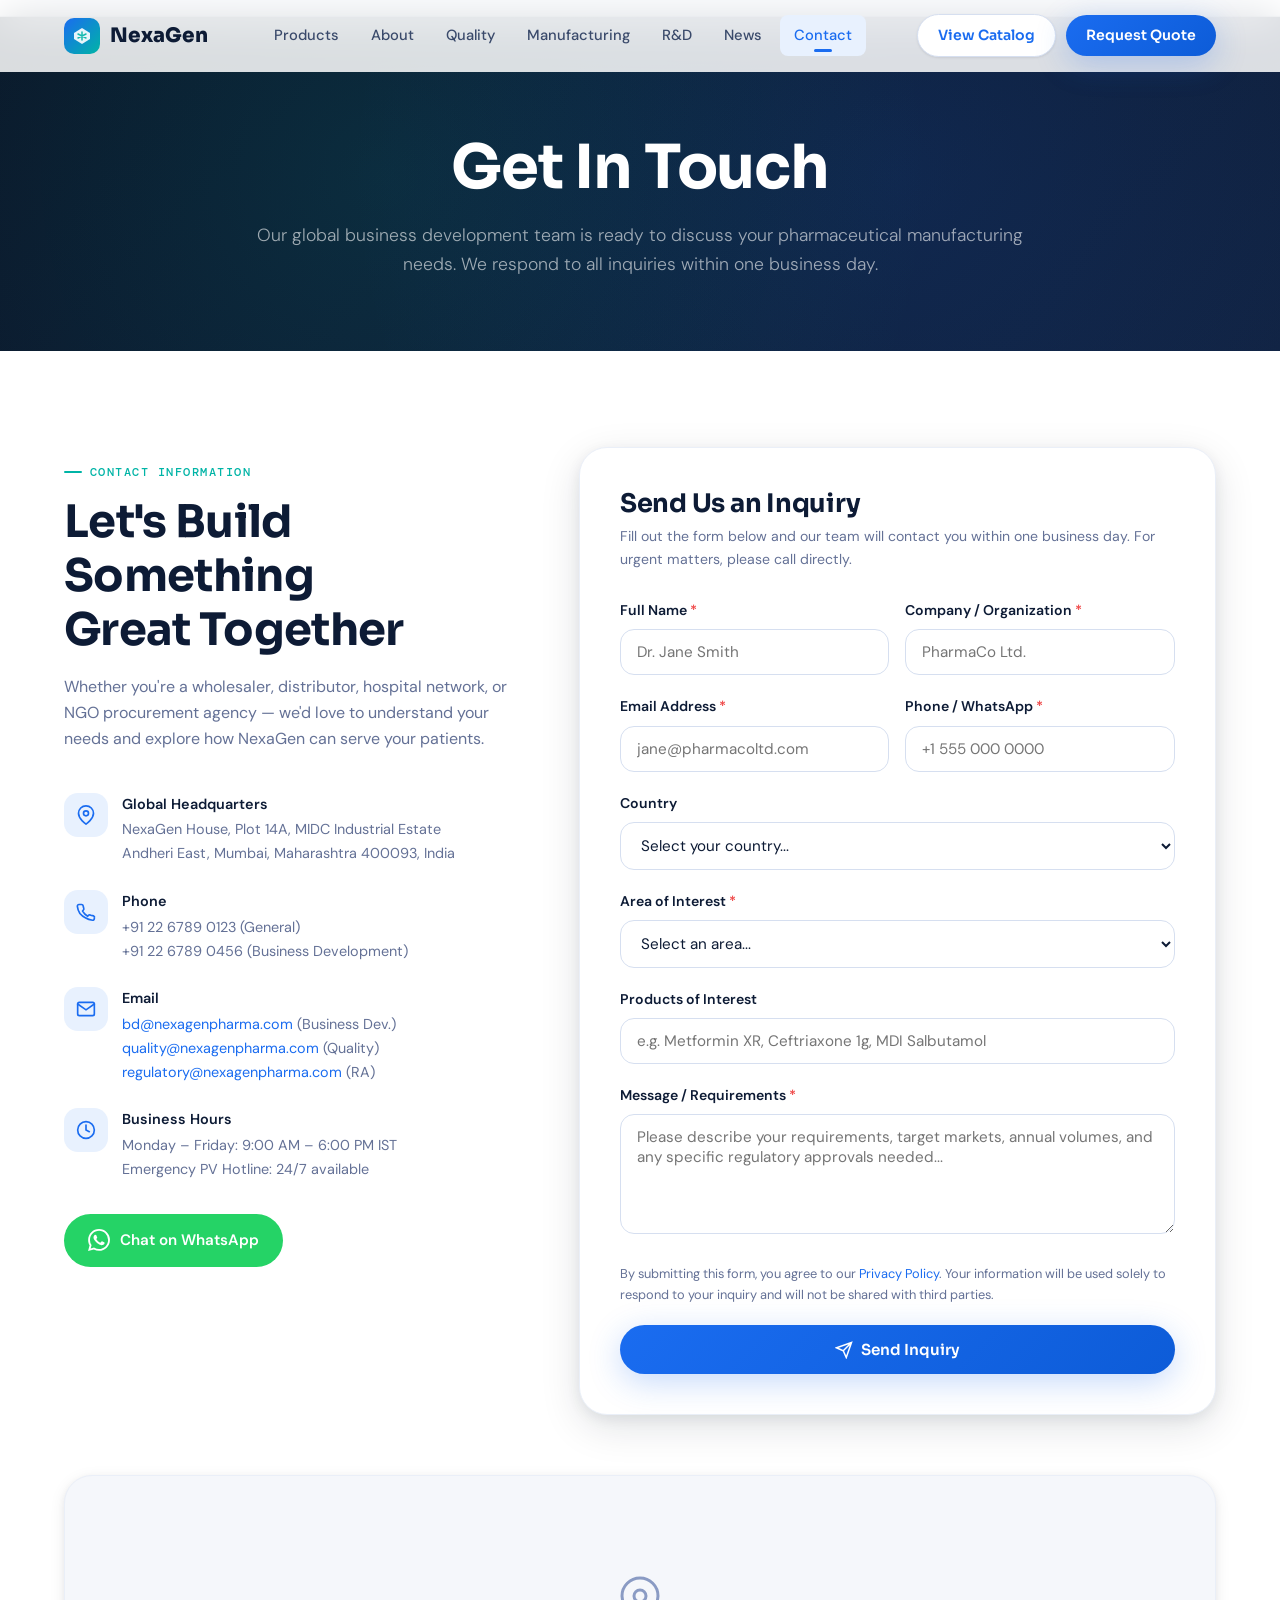
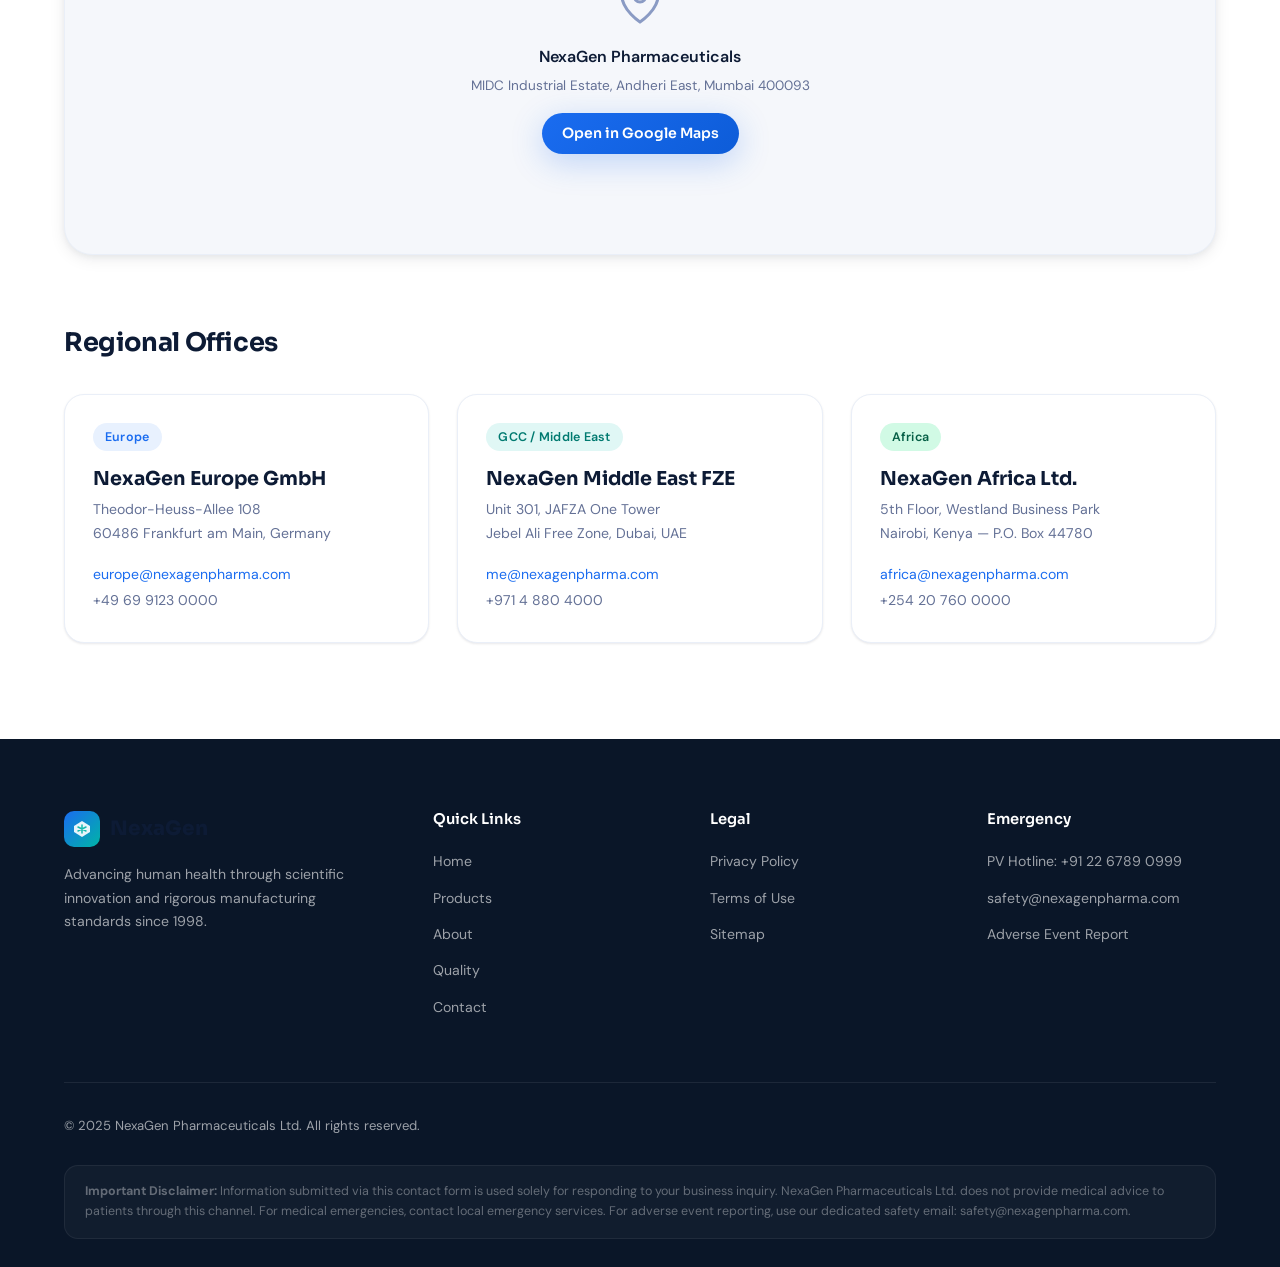
<file: pages/contact.html>
<!DOCTYPE html>
<html lang="en">
<head>
  <meta charset="UTF-8" />
  <meta name="viewport" content="width=device-width, initial-scale=1.0" />
  <title>Contact — NexaGen Pharmaceuticals</title>
  <meta name="description" content="Contact NexaGen Pharmaceuticals for business development inquiries, product quotes, regulatory submissions, and partnership opportunities." />
  <meta name="robots" content="index, follow" />
  <link rel="canonical" href="https://nexagenpharma.com/pages/contact.html" />
  <meta property="og:title" content="Contact — NexaGen Pharmaceuticals" />
  <meta property="og:description" content="Reach NexaGen's global business development team for pharmaceutical manufacturing partnerships, product quotes, and regulatory inquiries." />

  <link rel="preconnect" href="https://fonts.googleapis.com" />
  <link rel="preconnect" href="https://fonts.gstatic.com" crossorigin />
  <link href="https://fonts.googleapis.com/css2?family=Sora:wght@300;400;500;600;700;800&family=DM+Sans:ital,opsz,wght@0,9..40,300;0,9..40,400;0,9..40,500;1,9..40,300&family=DM+Mono:wght@400;500&display=swap" rel="stylesheet" />
  <link rel="stylesheet" href="../assets/css/styles.css" />
</head>
<body>

  <nav class="navbar" role="navigation" aria-label="Main navigation">
    <div class="container">
      <a href="../index.html" class="nav-logo">
        <div class="nav-logo-mark" aria-hidden="true">
          <svg width="20" height="20" viewBox="0 0 20 20" fill="none">
            <path d="M10 2L18 7V13L10 18L2 13V7L10 2Z" fill="white" opacity="0.9"/>
            <path d="M10 6V14M6 8L14 12M14 8L6 12" stroke="rgba(0,180,166,0.9)" stroke-width="1.5" stroke-linecap="round"/>
          </svg>
        </div>
        NexaGen
      </a>
      <div class="nav-links">
        <a href="../index.html#products" class="nav-link">Products</a>
        <a href="../index.html#about" class="nav-link">About</a>
        <a href="../index.html#quality" class="nav-link">Quality</a>
        <a href="../index.html#manufacturing" class="nav-link">Manufacturing</a>
        <a href="../index.html#rd" class="nav-link">R&amp;D</a>
        <a href="../index.html#news" class="nav-link">News</a>
        <a href="contact.html" class="nav-link active">Contact</a>
      </div>
      <div class="nav-actions">
        <a href="products.html" class="btn btn-secondary btn-sm">View Catalog</a>
        <a href="contact.html" class="btn btn-primary btn-sm">Request Quote</a>
        <button class="hamburger" aria-label="Toggle navigation" aria-expanded="false">
          <span></span><span></span><span></span>
        </button>
      </div>
    </div>
  </nav>

  <div class="mobile-nav">
    <a href="../index.html#products" class="nav-link">Products</a>
    <a href="../index.html#about" class="nav-link">About</a>
    <a href="../index.html#quality" class="nav-link">Quality &amp; Compliance</a>
    <a href="../index.html#manufacturing" class="nav-link">Manufacturing</a>
    <a href="../index.html#rd" class="nav-link">R&amp;D</a>
    <a href="../index.html#news" class="nav-link">News</a>
    <a href="contact.html" class="nav-link">Contact</a>
    <div class="nav-actions">
      <a href="products.html" class="btn btn-secondary">View Catalog</a>
      <a href="contact.html" class="btn btn-primary">Request Quote</a>
    </div>
  </div>

  <div class="page-hero" role="banner">
    <div class="container">
      <h1>Get In Touch</h1>
      <p>Our global business development team is ready to discuss your pharmaceutical manufacturing needs. We respond to all inquiries within one business day.</p>
    </div>
  </div>

  <main>
    <section class="section" aria-labelledby="contact-heading">
      <div class="container">
        <div class="contact-grid">

          <!-- Contact Info -->
          <div class="contact-info reveal">
            <div class="section-label">Contact Information</div>
            <h2 id="contact-heading">Let's Build Something<br/>Great Together</h2>
            <p>Whether you're a wholesaler, distributor, hospital network, or NGO procurement agency — we'd love to understand your needs and explore how NexaGen can serve your patients.</p>

            <div class="contact-detail">
              <div class="contact-detail-icon" aria-hidden="true">
                <svg width="20" height="20" viewBox="0 0 24 24" fill="none" stroke="var(--blue)" stroke-width="2" stroke-linecap="round"><path d="M21 10c0 7-9 13-9 13s-9-6-9-13a9 9 0 0118 0z"/><circle cx="12" cy="10" r="3"/></svg>
              </div>
              <div class="contact-detail-text">
                <div class="contact-detail-label">Global Headquarters</div>
                <div class="contact-detail-value">NexaGen House, Plot 14A, MIDC Industrial Estate<br/>Andheri East, Mumbai, Maharashtra 400093, India</div>
              </div>
            </div>

            <div class="contact-detail">
              <div class="contact-detail-icon" aria-hidden="true">
                <svg width="20" height="20" viewBox="0 0 24 24" fill="none" stroke="var(--blue)" stroke-width="2" stroke-linecap="round"><path d="M22 16.92v3a2 2 0 01-2.18 2 19.79 19.79 0 01-8.63-3.07A19.5 19.5 0 014.69 13.77 19.79 19.79 0 011.62 5.2 2 2 0 013.6 3h3a2 2 0 012 1.72 12.84 12.84 0 00.7 2.81 2 2 0 01-.45 2.11L7.91 10.91a16 16 0 006.08 6.08l.91-.9a2 2 0 012.11-.45c.91.37 1.84.66 2.81.7A2 2 0 0121.9 19l.02-.08z"/></svg>
              </div>
              <div class="contact-detail-text">
                <div class="contact-detail-label">Phone</div>
                <div class="contact-detail-value">
                  <a href="tel:+912267890123" style="color:inherit;">+91 22 6789 0123</a> (General)<br/>
                  <a href="tel:+912267890456" style="color:inherit;">+91 22 6789 0456</a> (Business Development)
                </div>
              </div>
            </div>

            <div class="contact-detail">
              <div class="contact-detail-icon" aria-hidden="true">
                <svg width="20" height="20" viewBox="0 0 24 24" fill="none" stroke="var(--blue)" stroke-width="2" stroke-linecap="round"><path d="M4 4h16c1.1 0 2 .9 2 2v12c0 1.1-.9 2-2 2H4c-1.1 0-2-.9-2-2V6c0-1.1.9-2 2-2z"/><polyline points="22,6 12,13 2,6"/></svg>
              </div>
              <div class="contact-detail-text">
                <div class="contact-detail-label">Email</div>
                <div class="contact-detail-value">
                  <a href="mailto:bd@nexagenpharma.com" style="color:var(--blue);">bd@nexagenpharma.com</a> (Business Dev.)<br/>
                  <a href="mailto:quality@nexagenpharma.com" style="color:var(--blue);">quality@nexagenpharma.com</a> (Quality)<br/>
                  <a href="mailto:regulatory@nexagenpharma.com" style="color:var(--blue);">regulatory@nexagenpharma.com</a> (RA)
                </div>
              </div>
            </div>

            <div class="contact-detail">
              <div class="contact-detail-icon" aria-hidden="true">
                <svg width="20" height="20" viewBox="0 0 24 24" fill="none" stroke="var(--blue)" stroke-width="2" stroke-linecap="round"><circle cx="12" cy="12" r="10"/><polyline points="12 6 12 12 16 14"/></svg>
              </div>
              <div class="contact-detail-text">
                <div class="contact-detail-label">Business Hours</div>
                <div class="contact-detail-value">Monday – Friday: 9:00 AM – 6:00 PM IST<br/>Emergency PV Hotline: 24/7 available</div>
              </div>
            </div>

            <!-- WhatsApp -->
            <a href="https://wa.me/912267890123?text=Hello%20NexaGen%2C%20I%20would%20like%20to%20enquire%20about%20your%20pharmaceutical%20products." class="whatsapp-btn" target="_blank" rel="noopener noreferrer">
              <svg width="22" height="22" viewBox="0 0 24 24" fill="currentColor" aria-hidden="true"><path d="M17.472 14.382c-.297-.149-1.758-.867-2.03-.967-.273-.099-.471-.148-.67.15-.197.297-.767.966-.94 1.164-.173.199-.347.223-.644.075-.297-.15-1.255-.463-2.39-1.475-.883-.788-1.48-1.761-1.653-2.059-.173-.297-.018-.458.13-.606.134-.133.298-.347.446-.52.149-.174.198-.298.298-.497.099-.198.05-.371-.025-.52-.075-.149-.669-1.612-.916-2.207-.242-.579-.487-.5-.669-.51-.173-.008-.371-.01-.57-.01-.198 0-.52.074-.792.372-.272.297-1.04 1.016-1.04 2.479 0 1.462 1.065 2.875 1.213 3.074.149.198 2.096 3.2 5.077 4.487.709.306 1.262.489 1.694.625.712.227 1.36.195 1.871.118.571-.085 1.758-.719 2.006-1.413.248-.694.248-1.289.173-1.413-.074-.124-.272-.198-.57-.347m-5.421 7.403h-.004a9.87 9.87 0 01-5.031-1.378l-.361-.214-3.741.982.998-3.648-.235-.374a9.86 9.86 0 01-1.51-5.26c.001-5.45 4.436-9.884 9.888-9.884 2.64 0 5.122 1.03 6.988 2.898a9.825 9.825 0 012.893 6.994c-.003 5.45-4.437 9.884-9.885 9.884m8.413-18.297A11.815 11.815 0 0012.05 0C5.495 0 .16 5.335.157 11.892c0 2.096.547 4.142 1.588 5.945L.057 24l6.305-1.654a11.882 11.882 0 005.683 1.448h.005c6.554 0 11.89-5.335 11.893-11.893a11.821 11.821 0 00-3.48-8.413z"/></svg>
              Chat on WhatsApp
            </a>
          </div>

          <!-- Contact Form -->
          <div class="reveal reveal-delay-2">
            <div class="contact-form-card">
              <h3 style="margin-bottom:6px;">Send Us an Inquiry</h3>
              <p style="font-size:0.88rem;color:var(--text-light);margin-bottom:28px;max-width:none;">Fill out the form below and our team will contact you within one business day. For urgent matters, please call directly.</p>

              <form id="contactForm" novalidate>
                <div class="form-row">
                  <div class="form-group">
                    <label for="name">Full Name <span style="color:var(--danger);">*</span></label>
                    <input type="text" id="name" name="name" required autocomplete="name" placeholder="Dr. Jane Smith" />
                    <div class="form-error" role="alert"></div>
                  </div>
                  <div class="form-group">
                    <label for="company">Company / Organization <span style="color:var(--danger);">*</span></label>
                    <input type="text" id="company" name="company" required autocomplete="organization" placeholder="PharmaCo Ltd." />
                    <div class="form-error" role="alert"></div>
                  </div>
                </div>

                <div class="form-row">
                  <div class="form-group">
                    <label for="email">Email Address <span style="color:var(--danger);">*</span></label>
                    <input type="email" id="email" name="email" required autocomplete="email" placeholder="jane@pharmacoltd.com" />
                    <div class="form-error" role="alert"></div>
                  </div>
                  <div class="form-group">
                    <label for="phone">Phone / WhatsApp <span style="color:var(--danger);">*</span></label>
                    <input type="tel" id="phone" name="phone" required autocomplete="tel" placeholder="+1 555 000 0000" />
                    <div class="form-error" role="alert"></div>
                  </div>
                </div>

                <div class="form-group">
                  <label for="country">Country</label>
                  <select id="country" name="country">
                    <option value="">Select your country...</option>
                    <option>United States</option>
                    <option>United Kingdom</option>
                    <option>Germany</option>
                    <option>France</option>
                    <option>India</option>
                    <option>Saudi Arabia</option>
                    <option>UAE</option>
                    <option>Nigeria</option>
                    <option>Kenya</option>
                    <option>South Africa</option>
                    <option>Brazil</option>
                    <option>Mexico</option>
                    <option>Indonesia</option>
                    <option>Philippines</option>
                    <option>Bangladesh</option>
                    <option>Other</option>
                  </select>
                </div>

                <div class="form-group">
                  <label for="interest">Area of Interest <span style="color:var(--danger);">*</span></label>
                  <select id="interest" name="interest" required>
                    <option value="">Select an area...</option>
                    <option value="Product Inquiry / Quote Request">Product Inquiry / Quote Request</option>
                    <option value="Contract Manufacturing (CMO/CDMO)">Contract Manufacturing (CMO/CDMO)</option>
                    <option value="Regulatory / Dossier Licensing">Regulatory / Dossier Licensing</option>
                    <option value="Partnership / Distribution Agreement">Partnership / Distribution Agreement</option>
                    <option value="R&amp;D Collaboration">R&amp;D Collaboration</option>
                    <option value="API Sourcing">API Sourcing</option>
                    <option value="Quality / Audit Visit">Quality / Audit Visit</option>
                    <option value="Other">Other</option>
                  </select>
                  <div class="form-error" role="alert"></div>
                </div>

                <div class="form-group">
                  <label for="products">Products of Interest</label>
                  <input type="text" id="products" name="products" placeholder="e.g. Metformin XR, Ceftriaxone 1g, MDI Salbutamol" />
                </div>

                <div class="form-group">
                  <label for="message">Message / Requirements <span style="color:var(--danger);">*</span></label>
                  <textarea id="message" name="message" required placeholder="Please describe your requirements, target markets, annual volumes, and any specific regulatory approvals needed..."></textarea>
                  <div class="form-error" role="alert"></div>
                </div>

                <div style="font-size:0.8rem;color:var(--text-light);margin-bottom:20px;">
                  By submitting this form, you agree to our <a href="#" style="color:var(--blue);">Privacy Policy</a>. Your information will be used solely to respond to your inquiry and will not be shared with third parties.
                </div>

                <button type="submit" class="btn btn-primary" style="width:100%;justify-content:center;padding:15px;">
                  <svg width="18" height="18" viewBox="0 0 24 24" fill="none" stroke="currentColor" stroke-width="2" stroke-linecap="round" aria-hidden="true"><path d="M22 2L11 13M22 2L15 22l-4-9-9-4 20-7z"/></svg>
                  Send Inquiry
                </button>

                <div class="form-success" id="formSuccess" role="status">
                  ✓ Thank you! Your inquiry has been submitted. Our business development team will contact you within one business day.
                </div>
              </form>
            </div>
          </div>
        </div>

        <!-- Map Placeholder / Embed -->
        <div class="map-container reveal" aria-label="NexaGen headquarters map location">
          <!-- Replace src with actual Google Maps embed URL for production -->
          <div class="map-placeholder">
            <svg width="48" height="48" viewBox="0 0 24 24" fill="none" stroke="var(--gray-400)" stroke-width="1.5" stroke-linecap="round" aria-hidden="true"><path d="M21 10c0 7-9 13-9 13s-9-6-9-13a9 9 0 0118 0z"/><circle cx="12" cy="10" r="3"/></svg>
            <p style="font-weight:600;color:var(--text-dark);margin-bottom:4px;">NexaGen Pharmaceuticals</p>
            <p style="font-size:0.85rem;">MIDC Industrial Estate, Andheri East, Mumbai 400093</p>
            <a href="https://maps.google.com/?q=MIDC+Industrial+Estate+Andheri+East+Mumbai" target="_blank" rel="noopener noreferrer" class="btn btn-primary btn-sm" style="margin-top:16px;">
              Open in Google Maps
            </a>
          </div>
        </div>

        <!-- Regional Offices -->
        <div style="margin-top:72px;" class="reveal">
          <h2 style="margin-bottom:36px;font-size:1.6rem;">Regional Offices</h2>
          <div class="grid-3">
            <div class="card" style="padding:28px;">
              <div style="margin-bottom:16px;">
                <span class="badge badge-blue">Europe</span>
              </div>
              <h4>NexaGen Europe GmbH</h4>
              <p style="font-size:0.88rem;color:var(--text-light);max-width:none;margin-top:8px;margin-bottom:16px;">Theodor-Heuss-Allee 108<br/>60486 Frankfurt am Main, Germany</p>
              <a href="mailto:europe@nexagenpharma.com" style="font-size:0.88rem;color:var(--blue);">europe@nexagenpharma.com</a><br/>
              <a href="tel:+496991230000" style="font-size:0.88rem;color:var(--text-light);">+49 69 9123 0000</a>
            </div>
            <div class="card" style="padding:28px;">
              <div style="margin-bottom:16px;">
                <span class="badge badge-teal">GCC / Middle East</span>
              </div>
              <h4>NexaGen Middle East FZE</h4>
              <p style="font-size:0.88rem;color:var(--text-light);max-width:none;margin-top:8px;margin-bottom:16px;">Unit 301, JAFZA One Tower<br/>Jebel Ali Free Zone, Dubai, UAE</p>
              <a href="mailto:me@nexagenpharma.com" style="font-size:0.88rem;color:var(--blue);">me@nexagenpharma.com</a><br/>
              <a href="tel:+97148804000" style="font-size:0.88rem;color:var(--text-light);">+971 4 880 4000</a>
            </div>
            <div class="card" style="padding:28px;">
              <div style="margin-bottom:16px;">
                <span class="badge badge-green">Africa</span>
              </div>
              <h4>NexaGen Africa Ltd.</h4>
              <p style="font-size:0.88rem;color:var(--text-light);max-width:none;margin-top:8px;margin-bottom:16px;">5th Floor, Westland Business Park<br/>Nairobi, Kenya — P.O. Box 44780</p>
              <a href="mailto:africa@nexagenpharma.com" style="font-size:0.88rem;color:var(--blue);">africa@nexagenpharma.com</a><br/>
              <a href="tel:+254207600000" style="font-size:0.88rem;color:var(--text-light);">+254 20 760 0000</a>
            </div>
          </div>
        </div>

      </div>
    </section>
  </main>

  <footer role="contentinfo">
    <div class="container">
      <div class="footer-top">
        <div class="footer-brand">
          <a href="../index.html" class="nav-logo">
            <div class="nav-logo-mark" aria-hidden="true">
              <svg width="20" height="20" viewBox="0 0 20 20" fill="none">
                <path d="M10 2L18 7V13L10 18L2 13V7L10 2Z" fill="white" opacity="0.9"/>
                <path d="M10 6V14M6 8L14 12M14 8L6 12" stroke="rgba(0,180,166,0.9)" stroke-width="1.5" stroke-linecap="round"/>
              </svg>
            </div>
            NexaGen
          </a>
          <p>Advancing human health through scientific innovation and rigorous manufacturing standards since 1998.</p>
        </div>
        <div class="footer-col">
          <h4>Quick Links</h4>
          <ul>
            <li><a href="../index.html">Home</a></li>
            <li><a href="products.html">Products</a></li>
            <li><a href="../index.html#about">About</a></li>
            <li><a href="../index.html#quality">Quality</a></li>
            <li><a href="contact.html">Contact</a></li>
          </ul>
        </div>
        <div class="footer-col">
          <h4>Legal</h4>
          <ul>
            <li><a href="#">Privacy Policy</a></li>
            <li><a href="#">Terms of Use</a></li>
            <li><a href="../sitemap.xml">Sitemap</a></li>
          </ul>
        </div>
        <div class="footer-col">
          <h4>Emergency</h4>
          <ul>
            <li><a href="tel:+912267890999">PV Hotline: +91 22 6789 0999</a></li>
            <li><a href="mailto:safety@nexagenpharma.com">safety@nexagenpharma.com</a></li>
            <li><a href="#">Adverse Event Report</a></li>
          </ul>
        </div>
      </div>
      <div class="footer-bottom">
        <p>&copy; 2025 NexaGen Pharmaceuticals Ltd. All rights reserved.</p>
      </div>
      <div class="disclaimer" role="note">
        <strong>Important Disclaimer:</strong> Information submitted via this contact form is used solely for responding to your business inquiry. NexaGen Pharmaceuticals Ltd. does not provide medical advice to patients through this channel. For medical emergencies, contact local emergency services. For adverse event reporting, use our dedicated safety email: safety@nexagenpharma.com.
      </div>
    </div>
  </footer>

  <script src="../assets/js/main.js" defer></script>
</body>
</html>
</file>
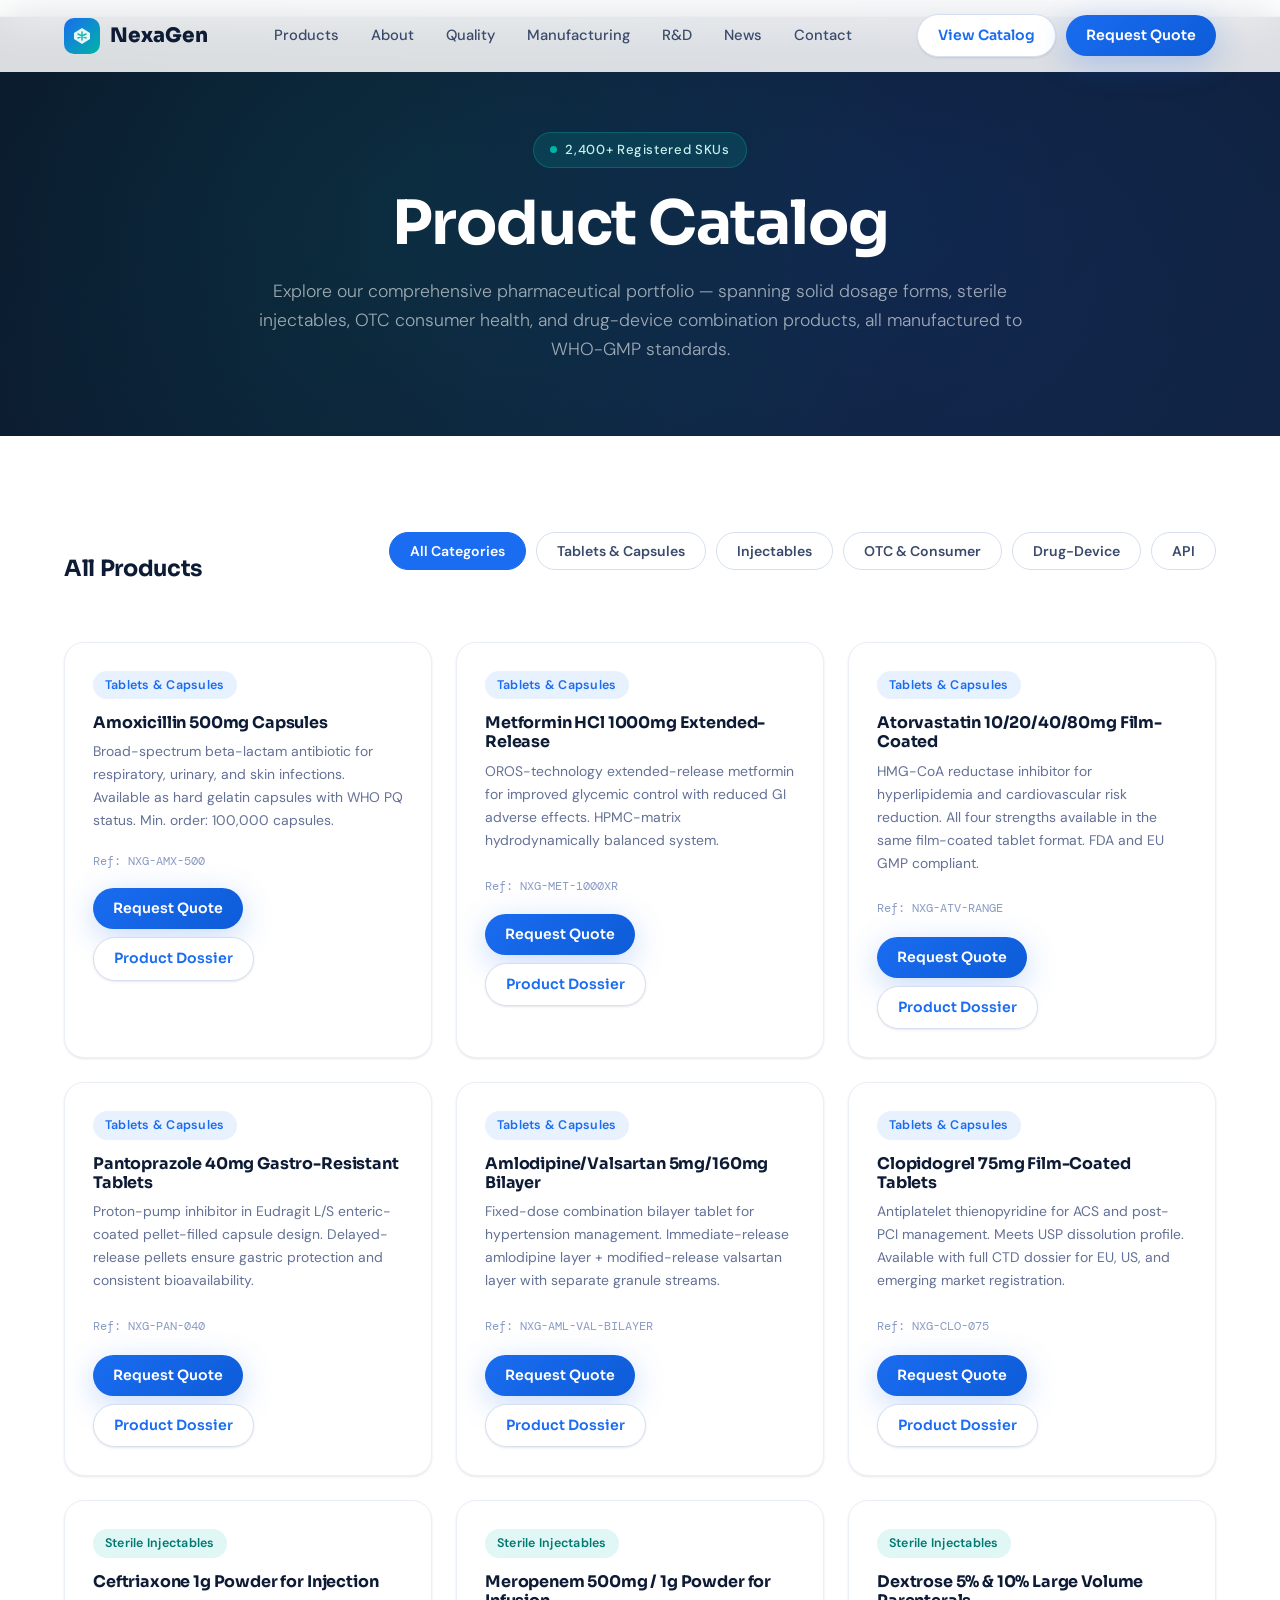
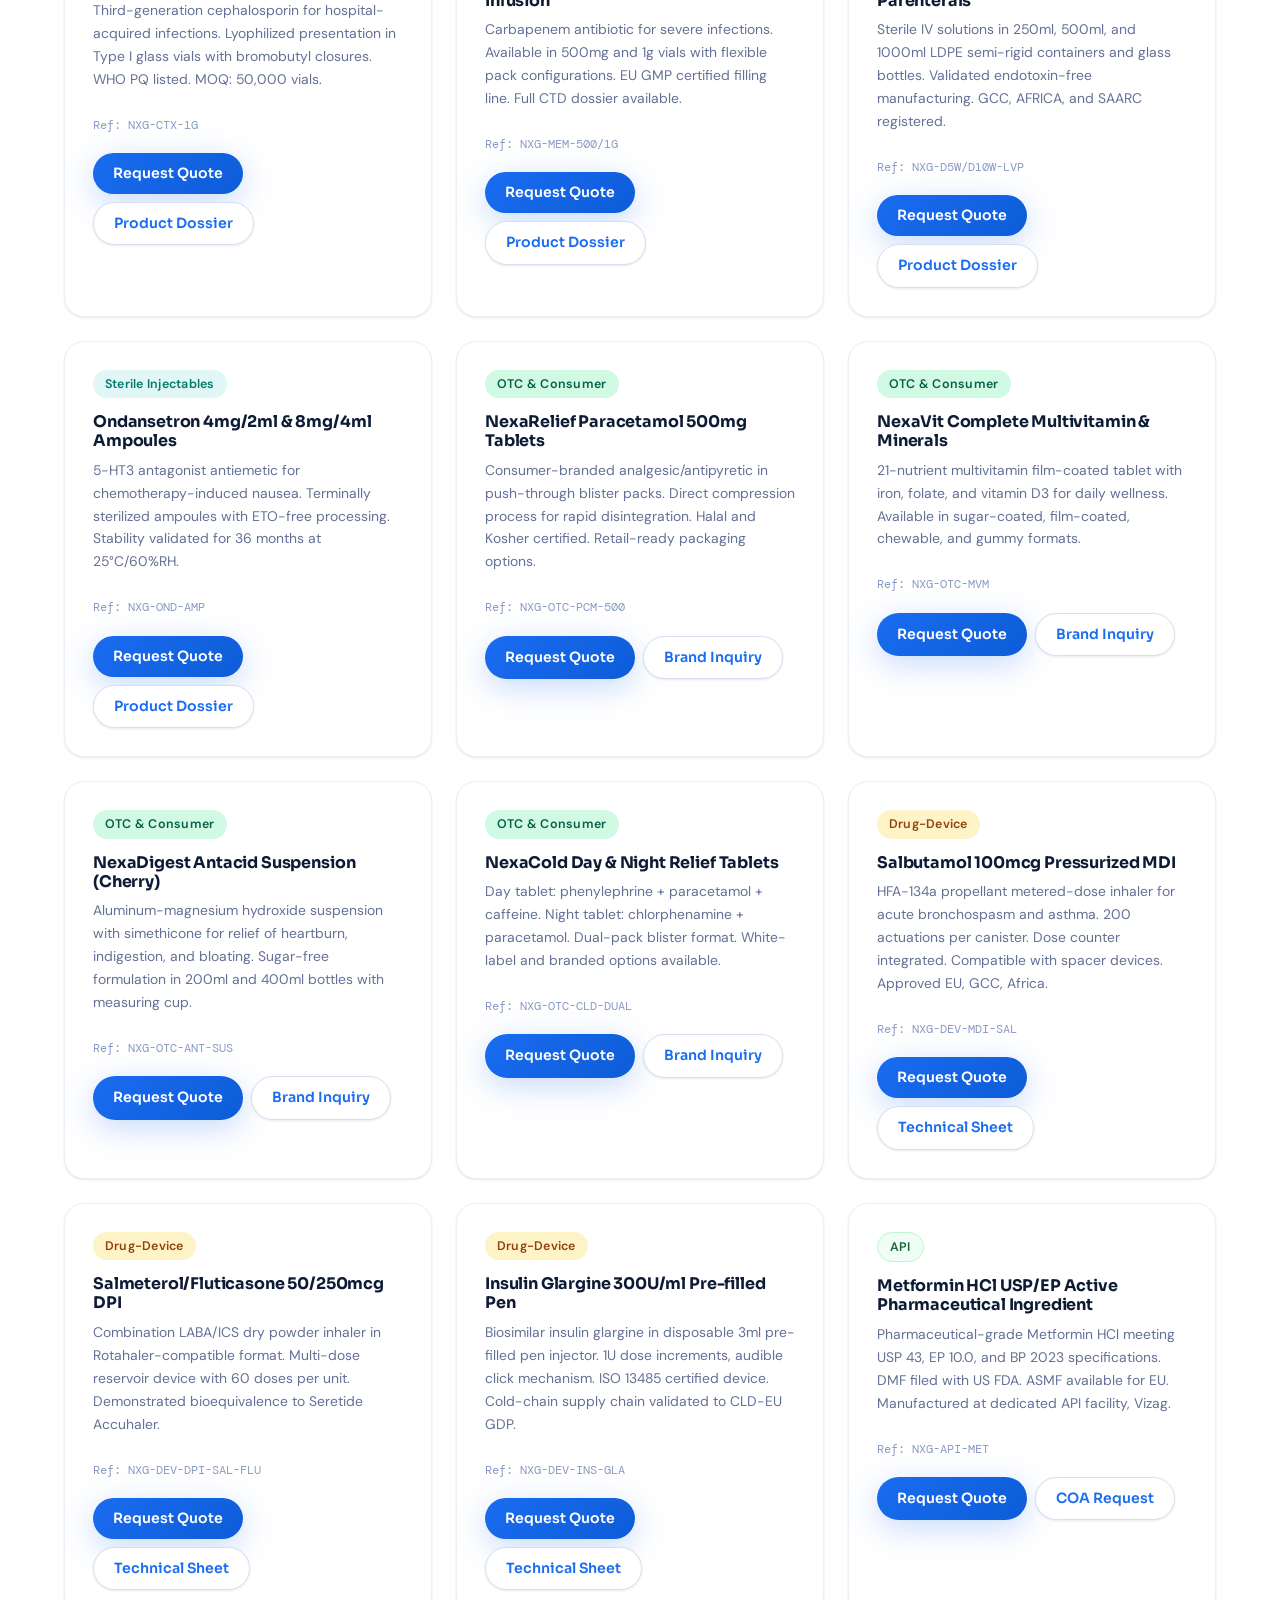
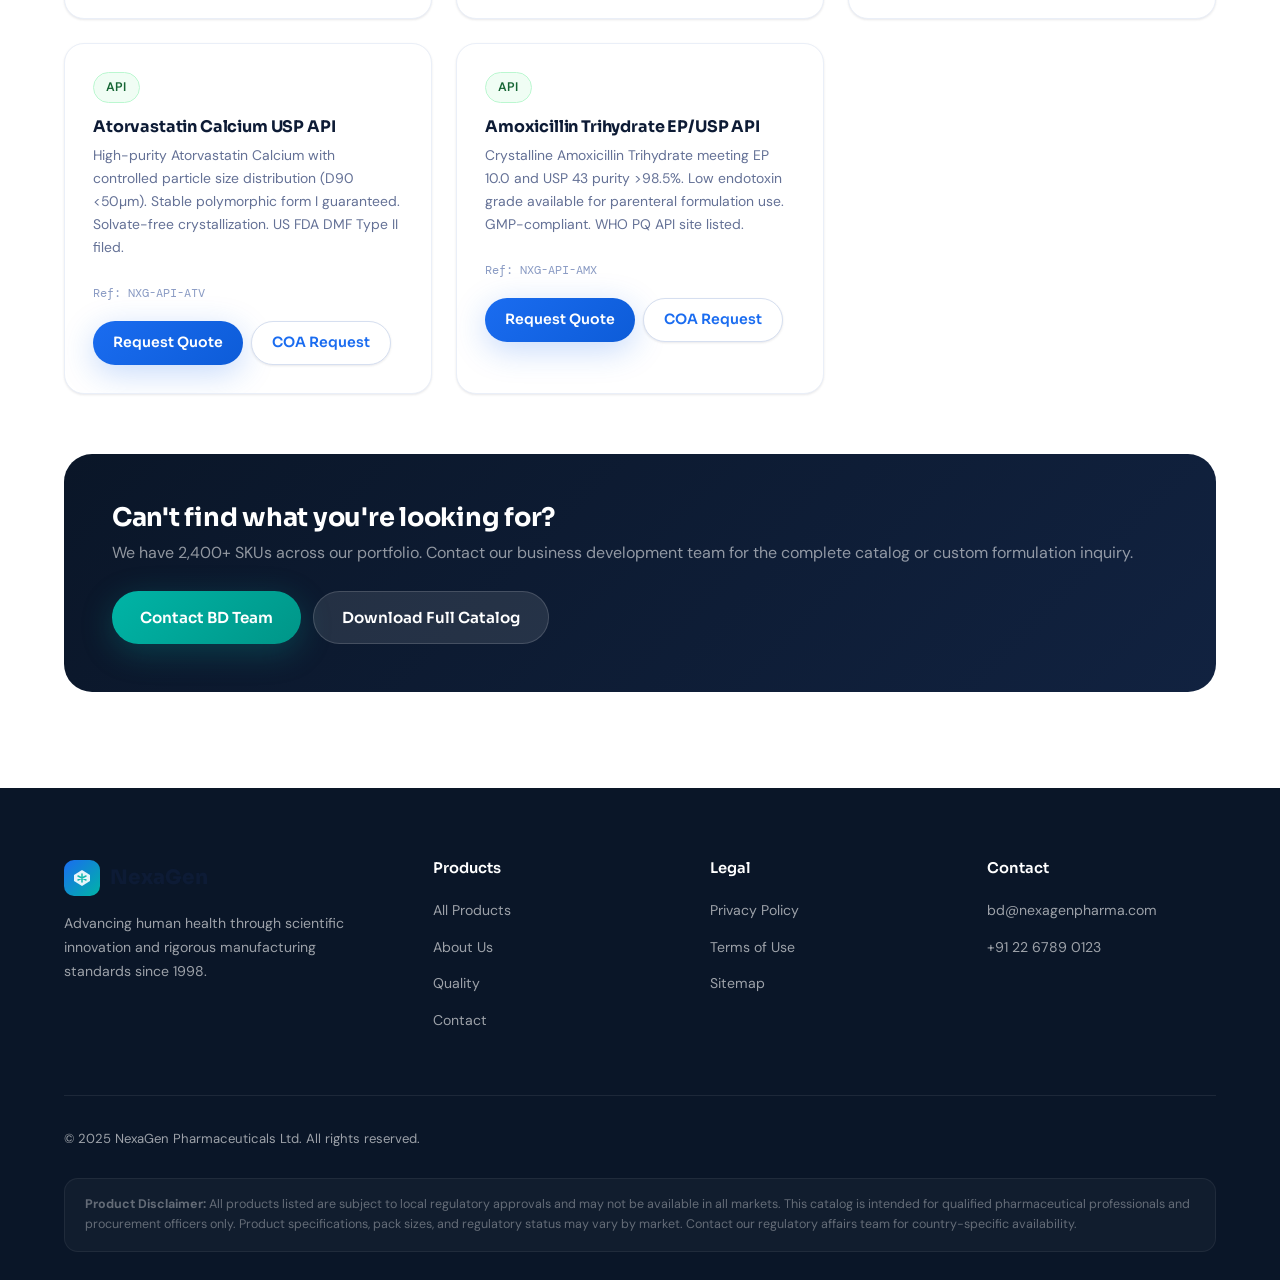
<file: pages/products.html>
<!DOCTYPE html>
<html lang="en">
<head>
  <meta charset="UTF-8" />
  <meta name="viewport" content="width=device-width, initial-scale=1.0" />
  <title>Products — NexaGen Pharmaceuticals</title>
  <meta name="description" content="Browse NexaGen's complete pharmaceutical product catalog — tablets, capsules, sterile injectables, OTC consumer health, and drug-device combination products." />
  <meta name="robots" content="index, follow" />
  <link rel="canonical" href="https://nexagenpharma.com/pages/products.html" />
  <meta property="og:title" content="Products — NexaGen Pharmaceuticals" />
  <meta property="og:description" content="2,400+ registered pharmaceutical SKUs across tablets, injectables, OTC, and drug-device categories." />
  <meta property="og:type" content="website" />

  <link rel="preconnect" href="https://fonts.googleapis.com" />
  <link rel="preconnect" href="https://fonts.gstatic.com" crossorigin />
  <link href="https://fonts.googleapis.com/css2?family=Sora:wght@300;400;500;600;700;800&family=DM+Sans:ital,opsz,wght@0,9..40,300;0,9..40,400;0,9..40,500;1,9..40,300&family=DM+Mono:wght@400;500&display=swap" rel="stylesheet" />
  <link rel="stylesheet" href="../assets/css/styles.css" />
</head>
<body>

  <nav class="navbar" role="navigation" aria-label="Main navigation">
    <div class="container">
      <a href="../index.html" class="nav-logo">
        <div class="nav-logo-mark" aria-hidden="true">
          <svg width="20" height="20" viewBox="0 0 20 20" fill="none">
            <path d="M10 2L18 7V13L10 18L2 13V7L10 2Z" fill="white" opacity="0.9"/>
            <path d="M10 6V14M6 8L14 12M14 8L6 12" stroke="rgba(0,180,166,0.9)" stroke-width="1.5" stroke-linecap="round"/>
          </svg>
        </div>
        NexaGen
      </a>

      <div class="nav-links">
        <a href="../index.html#products" class="nav-link">Products</a>
        <a href="../index.html#about" class="nav-link">About</a>
        <a href="../index.html#quality" class="nav-link">Quality</a>
        <a href="../index.html#manufacturing" class="nav-link">Manufacturing</a>
        <a href="../index.html#rd" class="nav-link">R&amp;D</a>
        <a href="../index.html#news" class="nav-link">News</a>
        <a href="contact.html" class="nav-link">Contact</a>
      </div>

      <div class="nav-actions">
        <a href="products.html" class="btn btn-secondary btn-sm active">View Catalog</a>
        <a href="contact.html" class="btn btn-primary btn-sm">Request Quote</a>
        <button class="hamburger" aria-label="Toggle navigation" aria-expanded="false">
          <span></span><span></span><span></span>
        </button>
      </div>
    </div>
  </nav>

  <div class="mobile-nav">
    <a href="../index.html#products" class="nav-link">Products</a>
    <a href="../index.html#about" class="nav-link">About</a>
    <a href="../index.html#quality" class="nav-link">Quality &amp; Compliance</a>
    <a href="../index.html#manufacturing" class="nav-link">Manufacturing</a>
    <a href="../index.html#rd" class="nav-link">R&amp;D</a>
    <a href="../index.html#news" class="nav-link">News</a>
    <a href="contact.html" class="nav-link">Contact</a>
    <div class="nav-actions">
      <a href="products.html" class="btn btn-secondary">View Catalog</a>
      <a href="contact.html" class="btn btn-primary">Request Quote</a>
    </div>
  </div>

  <!-- Page Hero -->
  <div class="page-hero" role="banner">
    <div class="container">
      <div class="hero-badge" style="margin:0 auto 20px;display:inline-flex;">
        <span class="hero-badge-dot" aria-hidden="true"></span>
        2,400+ Registered SKUs
      </div>
      <h1>Product Catalog</h1>
      <p>Explore our comprehensive pharmaceutical portfolio — spanning solid dosage forms, sterile injectables, OTC consumer health, and drug-device combination products, all manufactured to WHO-GMP standards.</p>
    </div>
  </div>

  <main>
    <section class="section" aria-labelledby="catalog-heading">
      <div class="container">

        <!-- Filter Bar -->
        <div style="display:flex;align-items:center;justify-content:space-between;flex-wrap:wrap;gap:16px;margin-bottom:36px;">
          <h2 id="catalog-heading" style="font-size:1.4rem;">All Products</h2>
          <div class="filter-bar" role="group" aria-label="Filter products by category">
            <button class="filter-btn active" data-filter="all">All Categories</button>
            <button class="filter-btn" data-filter="tablets">Tablets &amp; Capsules</button>
            <button class="filter-btn" data-filter="injectables">Injectables</button>
            <button class="filter-btn" data-filter="otc">OTC &amp; Consumer</button>
            <button class="filter-btn" data-filter="devices">Drug-Device</button>
            <button class="filter-btn" data-filter="api">API</button>
          </div>
        </div>

        <div class="products-listing" id="productListing">

          <!-- TABLETS -->
          <article class="card product-listing-card reveal" data-category="tablets">
            <span class="badge badge-blue">Tablets &amp; Capsules</span>
            <h3>Amoxicillin 500mg Capsules</h3>
            <p>Broad-spectrum beta-lactam antibiotic for respiratory, urinary, and skin infections. Available as hard gelatin capsules with WHO PQ status. Min. order: 100,000 capsules.</p>
            <div style="display:flex;gap:6px;flex-wrap:wrap;margin-bottom:16px;">
              <span style="font-family:var(--font-mono);font-size:0.75rem;color:var(--gray-400);">Ref: NXG-AMX-500</span>
            </div>
            <div style="display:flex;gap:8px;flex-wrap:wrap;">
              <a href="contact.html" class="btn btn-primary btn-sm">Request Quote</a>
              <a href="#" class="btn btn-secondary btn-sm">Product Dossier</a>
            </div>
          </article>

          <article class="card product-listing-card reveal" data-category="tablets">
            <span class="badge badge-blue">Tablets &amp; Capsules</span>
            <h3>Metformin HCl 1000mg Extended-Release</h3>
            <p>OROS-technology extended-release metformin for improved glycemic control with reduced GI adverse effects. HPMC-matrix hydrodynamically balanced system.</p>
            <div style="margin-bottom:16px;"><span style="font-family:var(--font-mono);font-size:0.75rem;color:var(--gray-400);">Ref: NXG-MET-1000XR</span></div>
            <div style="display:flex;gap:8px;flex-wrap:wrap;">
              <a href="contact.html" class="btn btn-primary btn-sm">Request Quote</a>
              <a href="#" class="btn btn-secondary btn-sm">Product Dossier</a>
            </div>
          </article>

          <article class="card product-listing-card reveal" data-category="tablets">
            <span class="badge badge-blue">Tablets &amp; Capsules</span>
            <h3>Atorvastatin 10/20/40/80mg Film-Coated</h3>
            <p>HMG-CoA reductase inhibitor for hyperlipidemia and cardiovascular risk reduction. All four strengths available in the same film-coated tablet format. FDA and EU GMP compliant.</p>
            <div style="margin-bottom:16px;"><span style="font-family:var(--font-mono);font-size:0.75rem;color:var(--gray-400);">Ref: NXG-ATV-RANGE</span></div>
            <div style="display:flex;gap:8px;flex-wrap:wrap;">
              <a href="contact.html" class="btn btn-primary btn-sm">Request Quote</a>
              <a href="#" class="btn btn-secondary btn-sm">Product Dossier</a>
            </div>
          </article>

          <article class="card product-listing-card reveal" data-category="tablets">
            <span class="badge badge-blue">Tablets &amp; Capsules</span>
            <h3>Pantoprazole 40mg Gastro-Resistant Tablets</h3>
            <p>Proton-pump inhibitor in Eudragit L/S enteric-coated pellet-filled capsule design. Delayed-release pellets ensure gastric protection and consistent bioavailability.</p>
            <div style="margin-bottom:16px;"><span style="font-family:var(--font-mono);font-size:0.75rem;color:var(--gray-400);">Ref: NXG-PAN-040</span></div>
            <div style="display:flex;gap:8px;flex-wrap:wrap;">
              <a href="contact.html" class="btn btn-primary btn-sm">Request Quote</a>
              <a href="#" class="btn btn-secondary btn-sm">Product Dossier</a>
            </div>
          </article>

          <article class="card product-listing-card reveal" data-category="tablets">
            <span class="badge badge-blue">Tablets &amp; Capsules</span>
            <h3>Amlodipine/Valsartan 5mg/160mg Bilayer</h3>
            <p>Fixed-dose combination bilayer tablet for hypertension management. Immediate-release amlodipine layer + modified-release valsartan layer with separate granule streams.</p>
            <div style="margin-bottom:16px;"><span style="font-family:var(--font-mono);font-size:0.75rem;color:var(--gray-400);">Ref: NXG-AML-VAL-BILAYER</span></div>
            <div style="display:flex;gap:8px;flex-wrap:wrap;">
              <a href="contact.html" class="btn btn-primary btn-sm">Request Quote</a>
              <a href="#" class="btn btn-secondary btn-sm">Product Dossier</a>
            </div>
          </article>

          <article class="card product-listing-card reveal" data-category="tablets">
            <span class="badge badge-blue">Tablets &amp; Capsules</span>
            <h3>Clopidogrel 75mg Film-Coated Tablets</h3>
            <p>Antiplatelet thienopyridine for ACS and post-PCI management. Meets USP dissolution profile. Available with full CTD dossier for EU, US, and emerging market registration.</p>
            <div style="margin-bottom:16px;"><span style="font-family:var(--font-mono);font-size:0.75rem;color:var(--gray-400);">Ref: NXG-CLO-075</span></div>
            <div style="display:flex;gap:8px;flex-wrap:wrap;">
              <a href="contact.html" class="btn btn-primary btn-sm">Request Quote</a>
              <a href="#" class="btn btn-secondary btn-sm">Product Dossier</a>
            </div>
          </article>

          <!-- INJECTABLES -->
          <article class="card product-listing-card reveal" data-category="injectables">
            <span class="badge badge-teal">Sterile Injectables</span>
            <h3>Ceftriaxone 1g Powder for Injection</h3>
            <p>Third-generation cephalosporin for hospital-acquired infections. Lyophilized presentation in Type I glass vials with bromobutyl closures. WHO PQ listed. MOQ: 50,000 vials.</p>
            <div style="margin-bottom:16px;"><span style="font-family:var(--font-mono);font-size:0.75rem;color:var(--gray-400);">Ref: NXG-CTX-1G</span></div>
            <div style="display:flex;gap:8px;flex-wrap:wrap;">
              <a href="contact.html" class="btn btn-primary btn-sm">Request Quote</a>
              <a href="#" class="btn btn-secondary btn-sm">Product Dossier</a>
            </div>
          </article>

          <article class="card product-listing-card reveal" data-category="injectables">
            <span class="badge badge-teal">Sterile Injectables</span>
            <h3>Meropenem 500mg / 1g Powder for Infusion</h3>
            <p>Carbapenem antibiotic for severe infections. Available in 500mg and 1g vials with flexible pack configurations. EU GMP certified filling line. Full CTD dossier available.</p>
            <div style="margin-bottom:16px;"><span style="font-family:var(--font-mono);font-size:0.75rem;color:var(--gray-400);">Ref: NXG-MEM-500/1G</span></div>
            <div style="display:flex;gap:8px;flex-wrap:wrap;">
              <a href="contact.html" class="btn btn-primary btn-sm">Request Quote</a>
              <a href="#" class="btn btn-secondary btn-sm">Product Dossier</a>
            </div>
          </article>

          <article class="card product-listing-card reveal" data-category="injectables">
            <span class="badge badge-teal">Sterile Injectables</span>
            <h3>Dextrose 5% &amp; 10% Large Volume Parenterals</h3>
            <p>Sterile IV solutions in 250ml, 500ml, and 1000ml LDPE semi-rigid containers and glass bottles. Validated endotoxin-free manufacturing. GCC, AFRICA, and SAARC registered.</p>
            <div style="margin-bottom:16px;"><span style="font-family:var(--font-mono);font-size:0.75rem;color:var(--gray-400);">Ref: NXG-D5W/D10W-LVP</span></div>
            <div style="display:flex;gap:8px;flex-wrap:wrap;">
              <a href="contact.html" class="btn btn-primary btn-sm">Request Quote</a>
              <a href="#" class="btn btn-secondary btn-sm">Product Dossier</a>
            </div>
          </article>

          <article class="card product-listing-card reveal" data-category="injectables">
            <span class="badge badge-teal">Sterile Injectables</span>
            <h3>Ondansetron 4mg/2ml &amp; 8mg/4ml Ampoules</h3>
            <p>5-HT3 antagonist antiemetic for chemotherapy-induced nausea. Terminally sterilized ampoules with ETO-free processing. Stability validated for 36 months at 25°C/60%RH.</p>
            <div style="margin-bottom:16px;"><span style="font-family:var(--font-mono);font-size:0.75rem;color:var(--gray-400);">Ref: NXG-OND-AMP</span></div>
            <div style="display:flex;gap:8px;flex-wrap:wrap;">
              <a href="contact.html" class="btn btn-primary btn-sm">Request Quote</a>
              <a href="#" class="btn btn-secondary btn-sm">Product Dossier</a>
            </div>
          </article>

          <!-- OTC -->
          <article class="card product-listing-card reveal" data-category="otc">
            <span class="badge badge-green">OTC &amp; Consumer</span>
            <h3>NexaRelief Paracetamol 500mg Tablets</h3>
            <p>Consumer-branded analgesic/antipyretic in push-through blister packs. Direct compression process for rapid disintegration. Halal and Kosher certified. Retail-ready packaging options.</p>
            <div style="margin-bottom:16px;"><span style="font-family:var(--font-mono);font-size:0.75rem;color:var(--gray-400);">Ref: NXG-OTC-PCM-500</span></div>
            <div style="display:flex;gap:8px;flex-wrap:wrap;">
              <a href="contact.html" class="btn btn-primary btn-sm">Request Quote</a>
              <a href="#" class="btn btn-secondary btn-sm">Brand Inquiry</a>
            </div>
          </article>

          <article class="card product-listing-card reveal" data-category="otc">
            <span class="badge badge-green">OTC &amp; Consumer</span>
            <h3>NexaVit Complete Multivitamin &amp; Minerals</h3>
            <p>21-nutrient multivitamin film-coated tablet with iron, folate, and vitamin D3 for daily wellness. Available in sugar-coated, film-coated, chewable, and gummy formats.</p>
            <div style="margin-bottom:16px;"><span style="font-family:var(--font-mono);font-size:0.75rem;color:var(--gray-400);">Ref: NXG-OTC-MVM</span></div>
            <div style="display:flex;gap:8px;flex-wrap:wrap;">
              <a href="contact.html" class="btn btn-primary btn-sm">Request Quote</a>
              <a href="#" class="btn btn-secondary btn-sm">Brand Inquiry</a>
            </div>
          </article>

          <article class="card product-listing-card reveal" data-category="otc">
            <span class="badge badge-green">OTC &amp; Consumer</span>
            <h3>NexaDigest Antacid Suspension (Cherry)</h3>
            <p>Aluminum-magnesium hydroxide suspension with simethicone for relief of heartburn, indigestion, and bloating. Sugar-free formulation in 200ml and 400ml bottles with measuring cup.</p>
            <div style="margin-bottom:16px;"><span style="font-family:var(--font-mono);font-size:0.75rem;color:var(--gray-400);">Ref: NXG-OTC-ANT-SUS</span></div>
            <div style="display:flex;gap:8px;flex-wrap:wrap;">
              <a href="contact.html" class="btn btn-primary btn-sm">Request Quote</a>
              <a href="#" class="btn btn-secondary btn-sm">Brand Inquiry</a>
            </div>
          </article>

          <article class="card product-listing-card reveal" data-category="otc">
            <span class="badge badge-green">OTC &amp; Consumer</span>
            <h3>NexaCold Day &amp; Night Relief Tablets</h3>
            <p>Day tablet: phenylephrine + paracetamol + caffeine. Night tablet: chlorphenamine + paracetamol. Dual-pack blister format. White-label and branded options available.</p>
            <div style="margin-bottom:16px;"><span style="font-family:var(--font-mono);font-size:0.75rem;color:var(--gray-400);">Ref: NXG-OTC-CLD-DUAL</span></div>
            <div style="display:flex;gap:8px;flex-wrap:wrap;">
              <a href="contact.html" class="btn btn-primary btn-sm">Request Quote</a>
              <a href="#" class="btn btn-secondary btn-sm">Brand Inquiry</a>
            </div>
          </article>

          <!-- DEVICES -->
          <article class="card product-listing-card reveal" data-category="devices">
            <span class="badge" style="background:#fef3c7;color:#92400e;">Drug-Device</span>
            <h3>Salbutamol 100mcg Pressurized MDI</h3>
            <p>HFA-134a propellant metered-dose inhaler for acute bronchospasm and asthma. 200 actuations per canister. Dose counter integrated. Compatible with spacer devices. Approved EU, GCC, Africa.</p>
            <div style="margin-bottom:16px;"><span style="font-family:var(--font-mono);font-size:0.75rem;color:var(--gray-400);">Ref: NXG-DEV-MDI-SAL</span></div>
            <div style="display:flex;gap:8px;flex-wrap:wrap;">
              <a href="contact.html" class="btn btn-primary btn-sm">Request Quote</a>
              <a href="#" class="btn btn-secondary btn-sm">Technical Sheet</a>
            </div>
          </article>

          <article class="card product-listing-card reveal" data-category="devices">
            <span class="badge" style="background:#fef3c7;color:#92400e;">Drug-Device</span>
            <h3>Salmeterol/Fluticasone 50/250mcg DPI</h3>
            <p>Combination LABA/ICS dry powder inhaler in Rotahaler-compatible format. Multi-dose reservoir device with 60 doses per unit. Demonstrated bioequivalence to Seretide Accuhaler.</p>
            <div style="margin-bottom:16px;"><span style="font-family:var(--font-mono);font-size:0.75rem;color:var(--gray-400);">Ref: NXG-DEV-DPI-SAL-FLU</span></div>
            <div style="display:flex;gap:8px;flex-wrap:wrap;">
              <a href="contact.html" class="btn btn-primary btn-sm">Request Quote</a>
              <a href="#" class="btn btn-secondary btn-sm">Technical Sheet</a>
            </div>
          </article>

          <article class="card product-listing-card reveal" data-category="devices">
            <span class="badge" style="background:#fef3c7;color:#92400e;">Drug-Device</span>
            <h3>Insulin Glargine 300U/ml Pre-filled Pen</h3>
            <p>Biosimilar insulin glargine in disposable 3ml pre-filled pen injector. 1U dose increments, audible click mechanism. ISO 13485 certified device. Cold-chain supply chain validated to CLD-EU GDP.</p>
            <div style="margin-bottom:16px;"><span style="font-family:var(--font-mono);font-size:0.75rem;color:var(--gray-400);">Ref: NXG-DEV-INS-GLA</span></div>
            <div style="display:flex;gap:8px;flex-wrap:wrap;">
              <a href="contact.html" class="btn btn-primary btn-sm">Request Quote</a>
              <a href="#" class="btn btn-secondary btn-sm">Technical Sheet</a>
            </div>
          </article>

          <!-- API -->
          <article class="card product-listing-card reveal" data-category="api">
            <span class="badge" style="background:#f0fdf4;color:#166534;border:1px solid #bbf7d0;">API</span>
            <h3>Metformin HCl USP/EP Active Pharmaceutical Ingredient</h3>
            <p>Pharmaceutical-grade Metformin HCl meeting USP 43, EP 10.0, and BP 2023 specifications. DMF filed with US FDA. ASMF available for EU. Manufactured at dedicated API facility, Vizag.</p>
            <div style="margin-bottom:16px;"><span style="font-family:var(--font-mono);font-size:0.75rem;color:var(--gray-400);">Ref: NXG-API-MET</span></div>
            <div style="display:flex;gap:8px;flex-wrap:wrap;">
              <a href="contact.html" class="btn btn-primary btn-sm">Request Quote</a>
              <a href="#" class="btn btn-secondary btn-sm">COA Request</a>
            </div>
          </article>

          <article class="card product-listing-card reveal" data-category="api">
            <span class="badge" style="background:#f0fdf4;color:#166534;border:1px solid #bbf7d0;">API</span>
            <h3>Atorvastatin Calcium USP API</h3>
            <p>High-purity Atorvastatin Calcium with controlled particle size distribution (D90 &lt;50µm). Stable polymorphic form I guaranteed. Solvate-free crystallization. US FDA DMF Type II filed.</p>
            <div style="margin-bottom:16px;"><span style="font-family:var(--font-mono);font-size:0.75rem;color:var(--gray-400);">Ref: NXG-API-ATV</span></div>
            <div style="display:flex;gap:8px;flex-wrap:wrap;">
              <a href="contact.html" class="btn btn-primary btn-sm">Request Quote</a>
              <a href="#" class="btn btn-secondary btn-sm">COA Request</a>
            </div>
          </article>

          <article class="card product-listing-card reveal" data-category="api">
            <span class="badge" style="background:#f0fdf4;color:#166534;border:1px solid #bbf7d0;">API</span>
            <h3>Amoxicillin Trihydrate EP/USP API</h3>
            <p>Crystalline Amoxicillin Trihydrate meeting EP 10.0 and USP 43 purity &gt;98.5%. Low endotoxin grade available for parenteral formulation use. GMP-compliant. WHO PQ API site listed.</p>
            <div style="margin-bottom:16px;"><span style="font-family:var(--font-mono);font-size:0.75rem;color:var(--gray-400);">Ref: NXG-API-AMX</span></div>
            <div style="display:flex;gap:8px;flex-wrap:wrap;">
              <a href="contact.html" class="btn btn-primary btn-sm">Request Quote</a>
              <a href="#" class="btn btn-secondary btn-sm">COA Request</a>
            </div>
          </article>

        </div><!-- /products-listing -->

        <!-- CTA Bar -->
        <div style="margin-top:60px;background:linear-gradient(135deg,var(--navy),var(--navy-mid));border-radius:var(--radius-xl);padding:48px;display:flex;align-items:center;justify-content:space-between;gap:24px;flex-wrap:wrap;" class="reveal">
          <div>
            <h3 style="color:var(--white);margin-bottom:8px;">Can't find what you're looking for?</h3>
            <p style="color:rgba(255,255,255,0.55);max-width:none;margin:0;">We have 2,400+ SKUs across our portfolio. Contact our business development team for the complete catalog or custom formulation inquiry.</p>
          </div>
          <div style="display:flex;gap:12px;flex-shrink:0;flex-wrap:wrap;">
            <a href="contact.html" class="btn btn-teal">Contact BD Team</a>
            <a href="#" class="btn" style="background:rgba(255,255,255,0.1);color:var(--white);border:1px solid rgba(255,255,255,0.15);">Download Full Catalog</a>
          </div>
        </div>

      </div>
    </section>
  </main>

  <footer role="contentinfo">
    <div class="container">
      <div class="footer-top">
        <div class="footer-brand">
          <a href="../index.html" class="nav-logo">
            <div class="nav-logo-mark" aria-hidden="true">
              <svg width="20" height="20" viewBox="0 0 20 20" fill="none">
                <path d="M10 2L18 7V13L10 18L2 13V7L10 2Z" fill="white" opacity="0.9"/>
                <path d="M10 6V14M6 8L14 12M14 8L6 12" stroke="rgba(0,180,166,0.9)" stroke-width="1.5" stroke-linecap="round"/>
              </svg>
            </div>
            NexaGen
          </a>
          <p>Advancing human health through scientific innovation and rigorous manufacturing standards since 1998.</p>
        </div>
        <div class="footer-col">
          <h4>Products</h4>
          <ul>
            <li><a href="products.html">All Products</a></li>
            <li><a href="../index.html#about">About Us</a></li>
            <li><a href="../index.html#quality">Quality</a></li>
            <li><a href="contact.html">Contact</a></li>
          </ul>
        </div>
        <div class="footer-col">
          <h4>Legal</h4>
          <ul>
            <li><a href="#">Privacy Policy</a></li>
            <li><a href="#">Terms of Use</a></li>
            <li><a href="../sitemap.xml">Sitemap</a></li>
          </ul>
        </div>
        <div class="footer-col">
          <h4>Contact</h4>
          <ul>
            <li><a href="mailto:bd@nexagenpharma.com">bd@nexagenpharma.com</a></li>
            <li><a href="tel:+912267890123">+91 22 6789 0123</a></li>
          </ul>
        </div>
      </div>
      <div class="footer-bottom">
        <p>&copy; 2025 NexaGen Pharmaceuticals Ltd. All rights reserved.</p>
      </div>
      <div class="disclaimer" role="note">
        <strong>Product Disclaimer:</strong> All products listed are subject to local regulatory approvals and may not be available in all markets. This catalog is intended for qualified pharmaceutical professionals and procurement officers only. Product specifications, pack sizes, and regulatory status may vary by market. Contact our regulatory affairs team for country-specific availability.
      </div>
    </div>
  </footer>

  <script src="../assets/js/main.js" defer></script>
</body>
</html>
</file>
<file: assets/css/styles.css>
/* ===========================
   NEXAGEN PHARMACEUTICALS
   Core Stylesheet
   =========================== */

@import url('https://fonts.googleapis.com/css2?family=Sora:wght@300;400;500;600;700;800&family=DM+Sans:ital,opsz,wght@0,9..40,300;0,9..40,400;0,9..40,500;1,9..40,300&family=DM+Mono:wght@400;500&display=swap');

/* ===========================
   CSS CUSTOM PROPERTIES
   =========================== */
:root {
  --navy: #0a1628;
  --navy-mid: #112240;
  --blue: #1a6cf0;
  --blue-light: #4d8ef5;
  --blue-pale: #e8f1fe;
  --teal: #00b4a6;
  --teal-light: #e0f7f5;
  --mint: #c8f0ed;
  --white: #ffffff;
  --off-white: #f8faff;
  --gray-50: #f5f7fb;
  --gray-100: #eaeff8;
  --gray-200: #d6dff0;
  --gray-400: #8a9bc4;
  --gray-500: #647196;
  --gray-700: #3a4a6b;
  --text-dark: #0d1b35;
  --text-body: #3a4a6b;
  --text-light: #647196;
  --success: #10b981;
  --warning: #f59e0b;
  --danger: #ef4444;

  --font-display: 'Sora', sans-serif;
  --font-body: 'DM Sans', sans-serif;
  --font-mono: 'DM Mono', monospace;

  --radius-sm: 8px;
  --radius-md: 14px;
  --radius-lg: 20px;
  --radius-xl: 28px;
  --radius-full: 9999px;

  --shadow-sm: 0 1px 3px rgba(10,22,40,0.06), 0 1px 2px rgba(10,22,40,0.04);
  --shadow-md: 0 4px 16px rgba(10,22,40,0.08), 0 2px 6px rgba(10,22,40,0.05);
  --shadow-lg: 0 12px 40px rgba(10,22,40,0.12), 0 4px 14px rgba(10,22,40,0.07);
  --shadow-xl: 0 24px 64px rgba(10,22,40,0.16);
  --shadow-blue: 0 8px 32px rgba(26,108,240,0.25);
  --shadow-teal: 0 8px 32px rgba(0,180,166,0.25);

  --transition: 0.22s cubic-bezier(0.4, 0, 0.2, 1);
  --transition-slow: 0.4s cubic-bezier(0.4, 0, 0.2, 1);

  --nav-h: 72px;
  --max-w: 1200px;
  --section-py: 96px;
}

/* ===========================
   RESET & BASE
   =========================== */
*, *::before, *::after { box-sizing: border-box; margin: 0; padding: 0; }

html {
  scroll-behavior: smooth;
  font-size: 16px;
  -webkit-text-size-adjust: 100%;
}

body {
  font-family: var(--font-body);
  font-size: 1rem;
  line-height: 1.65;
  color: var(--text-body);
  background: var(--white);
  overflow-x: hidden;
}

img { max-width: 100%; display: block; }
a { color: inherit; text-decoration: none; }
ul, ol { list-style: none; }
button { cursor: pointer; border: none; background: none; font-family: inherit; }
input, textarea, select { font-family: inherit; }

:focus-visible {
  outline: 2.5px solid var(--blue);
  outline-offset: 3px;
  border-radius: 4px;
}

/* ===========================
   TYPOGRAPHY
   =========================== */
h1, h2, h3, h4, h5, h6 {
  font-family: var(--font-display);
  color: var(--text-dark);
  line-height: 1.2;
  font-weight: 700;
}

h1 { font-size: clamp(2.4rem, 5vw, 3.8rem); letter-spacing: -0.02em; }
h2 { font-size: clamp(1.9rem, 3.5vw, 2.8rem); letter-spacing: -0.015em; }
h3 { font-size: clamp(1.3rem, 2vw, 1.6rem); letter-spacing: -0.01em; }
h4 { font-size: 1.2rem; }
p { max-width: 65ch; }

.text-gradient {
  background: linear-gradient(135deg, var(--blue) 0%, var(--teal) 100%);
  -webkit-background-clip: text;
  -webkit-text-fill-color: transparent;
  background-clip: text;
}

/* ===========================
   LAYOUT UTILITIES
   =========================== */
.container {
  width: 100%;
  max-width: var(--max-w);
  margin: 0 auto;
  padding: 0 24px;
}

.section {
  padding: var(--section-py) 0;
}

.section--alt {
  background: var(--off-white);
}

.section-label {
  display: inline-flex;
  align-items: center;
  gap: 8px;
  font-family: var(--font-mono);
  font-size: 0.78rem;
  font-weight: 500;
  color: var(--teal);
  text-transform: uppercase;
  letter-spacing: 0.12em;
  margin-bottom: 14px;
}

.section-label::before {
  content: '';
  display: block;
  width: 18px;
  height: 2px;
  background: var(--teal);
  border-radius: 2px;
}

.section-header {
  margin-bottom: 60px;
}

.section-header p {
  margin-top: 16px;
  color: var(--text-light);
  font-size: 1.1rem;
  font-weight: 300;
}

.grid-2 { display: grid; grid-template-columns: repeat(2, 1fr); gap: 28px; }
.grid-3 { display: grid; grid-template-columns: repeat(3, 1fr); gap: 28px; }
.grid-4 { display: grid; grid-template-columns: repeat(4, 1fr); gap: 24px; }

/* ===========================
   BUTTONS
   =========================== */
.btn {
  display: inline-flex;
  align-items: center;
  gap: 8px;
  padding: 13px 28px;
  border-radius: var(--radius-full);
  font-family: var(--font-display);
  font-size: 0.95rem;
  font-weight: 600;
  transition: all var(--transition);
  white-space: nowrap;
  position: relative;
  overflow: hidden;
}

.btn::after {
  content: '';
  position: absolute;
  inset: 0;
  background: rgba(255,255,255,0.1);
  opacity: 0;
  transition: opacity var(--transition);
}
.btn:hover::after { opacity: 1; }

.btn-primary {
  background: linear-gradient(135deg, var(--blue) 0%, #0d5cd8 100%);
  color: var(--white);
  box-shadow: var(--shadow-blue);
}
.btn-primary:hover {
  transform: translateY(-2px);
  box-shadow: 0 12px 40px rgba(26,108,240,0.35);
}

.btn-secondary {
  background: var(--white);
  color: var(--blue);
  border: 1.5px solid var(--gray-200);
  box-shadow: var(--shadow-sm);
}
.btn-secondary:hover {
  border-color: var(--blue);
  background: var(--blue-pale);
  transform: translateY(-2px);
  box-shadow: var(--shadow-md);
}

.btn-teal {
  background: linear-gradient(135deg, var(--teal) 0%, #009688 100%);
  color: var(--white);
  box-shadow: var(--shadow-teal);
}
.btn-teal:hover {
  transform: translateY(-2px);
  box-shadow: 0 12px 40px rgba(0,180,166,0.35);
}

.btn-ghost {
  color: var(--text-dark);
  padding: 13px 20px;
}
.btn-ghost:hover { background: var(--gray-50); }

.btn-sm { padding: 9px 20px; font-size: 0.88rem; }
.btn-lg { padding: 16px 36px; font-size: 1.05rem; }

/* ===========================
   CARDS
   =========================== */
.card {
  background: var(--white);
  border-radius: var(--radius-lg);
  border: 1px solid var(--gray-100);
  box-shadow: var(--shadow-sm);
  transition: all var(--transition-slow);
  overflow: hidden;
}
.card:hover {
  transform: translateY(-4px);
  box-shadow: var(--shadow-lg);
  border-color: var(--gray-200);
}

/* ===========================
   BADGE
   =========================== */
.badge {
  display: inline-flex;
  align-items: center;
  gap: 5px;
  padding: 4px 12px;
  border-radius: var(--radius-full);
  font-size: 0.78rem;
  font-weight: 600;
  letter-spacing: 0.02em;
}
.badge-blue { background: var(--blue-pale); color: var(--blue); }
.badge-teal { background: var(--teal-light); color: #007a70; }
.badge-green { background: #d1fae5; color: #065f46; }

/* ===========================
   NAVBAR
   =========================== */
.navbar {
  position: fixed;
  top: 0;
  left: 0;
  right: 0;
  z-index: 1000;
  height: var(--nav-h);
  display: flex;
  align-items: center;
  background: rgba(255,255,255,0.85);
  backdrop-filter: blur(20px);
  -webkit-backdrop-filter: blur(20px);
  border-bottom: 1px solid transparent;
  transition: all var(--transition);
}

.navbar.scrolled {
  border-bottom-color: var(--gray-100);
  background: rgba(255,255,255,0.96);
  box-shadow: var(--shadow-sm);
}

.navbar .container {
  display: flex;
  align-items: center;
  justify-content: space-between;
  gap: 32px;
}

.nav-logo {
  display: flex;
  align-items: center;
  gap: 10px;
  font-family: var(--font-display);
  font-weight: 800;
  font-size: 1.25rem;
  color: var(--text-dark);
  flex-shrink: 0;
}

.nav-logo-mark {
  width: 36px;
  height: 36px;
  background: linear-gradient(135deg, var(--blue), var(--teal));
  border-radius: 10px;
  display: flex;
  align-items: center;
  justify-content: center;
}

.nav-links {
  display: flex;
  align-items: center;
  gap: 4px;
}

.nav-link {
  font-size: 0.92rem;
  font-weight: 500;
  color: var(--text-body);
  padding: 8px 14px;
  border-radius: var(--radius-sm);
  transition: all var(--transition);
  position: relative;
}

.nav-link:hover, .nav-link.active {
  color: var(--blue);
  background: var(--blue-pale);
}

.nav-link.active::after {
  content: '';
  position: absolute;
  bottom: 4px;
  left: 50%;
  transform: translateX(-50%);
  width: 18px;
  height: 2.5px;
  background: var(--blue);
  border-radius: 2px;
}

.nav-actions {
  display: flex;
  align-items: center;
  gap: 10px;
}

.hamburger {
  display: none;
  flex-direction: column;
  gap: 5px;
  width: 36px;
  height: 36px;
  align-items: center;
  justify-content: center;
  border-radius: var(--radius-sm);
  transition: background var(--transition);
}
.hamburger:hover { background: var(--gray-50); }
.hamburger span {
  display: block;
  width: 22px;
  height: 2px;
  background: var(--text-dark);
  border-radius: 2px;
  transition: all var(--transition);
}
.hamburger.open span:nth-child(1) { transform: rotate(45deg) translate(5px, 5px); }
.hamburger.open span:nth-child(2) { opacity: 0; }
.hamburger.open span:nth-child(3) { transform: rotate(-45deg) translate(5px, -5px); }

/* Mobile Nav */
.mobile-nav {
  position: fixed;
  top: var(--nav-h);
  left: 0;
  right: 0;
  background: var(--white);
  border-bottom: 1px solid var(--gray-100);
  box-shadow: var(--shadow-lg);
  padding: 20px 24px 28px;
  transform: translateY(-110%);
  transition: transform var(--transition-slow);
  z-index: 999;
}
.mobile-nav.open { transform: translateY(0); }
.mobile-nav .nav-link {
  display: block;
  padding: 12px 16px;
  font-size: 1rem;
  border-radius: var(--radius-md);
  margin-bottom: 4px;
}
.mobile-nav .nav-actions { margin-top: 16px; flex-direction: column; align-items: stretch; }
.mobile-nav .btn { justify-content: center; }

/* ===========================
   HERO SECTION
   =========================== */
.hero {
  min-height: 100vh;
  display: flex;
  align-items: center;
  position: relative;
  overflow: hidden;
  background: linear-gradient(160deg, var(--navy) 0%, var(--navy-mid) 50%, #0d2a4e 100%);
  padding-top: var(--nav-h);
}

.hero-bg-pattern {
  position: absolute;
  inset: 0;
  opacity: 0.06;
  background-image:
    radial-gradient(circle at 20% 50%, var(--teal) 0%, transparent 50%),
    radial-gradient(circle at 80% 20%, var(--blue-light) 0%, transparent 50%);
}

.hero-grid-lines {
  position: absolute;
  inset: 0;
  background-image:
    linear-gradient(rgba(255,255,255,0.03) 1px, transparent 1px),
    linear-gradient(90deg, rgba(255,255,255,0.03) 1px, transparent 1px);
  background-size: 60px 60px;
}

.hero .container {
  display: grid;
  grid-template-columns: 1fr 1fr;
  gap: 60px;
  align-items: center;
  padding-top: 60px;
  padding-bottom: 80px;
  position: relative;
  z-index: 1;
}

.hero-badge {
  display: inline-flex;
  align-items: center;
  gap: 8px;
  background: rgba(0,180,166,0.15);
  border: 1px solid rgba(0,180,166,0.3);
  color: var(--mint);
  padding: 6px 16px;
  border-radius: var(--radius-full);
  font-size: 0.82rem;
  font-weight: 500;
  letter-spacing: 0.05em;
  margin-bottom: 24px;
}

.hero-badge-dot {
  width: 7px;
  height: 7px;
  background: var(--teal);
  border-radius: 50%;
  animation: pulse-dot 2s infinite;
}

@keyframes pulse-dot {
  0%, 100% { transform: scale(1); opacity: 1; }
  50% { transform: scale(1.4); opacity: 0.7; }
}

.hero h1 { color: var(--white); margin-bottom: 22px; }
.hero h1 span { color: var(--teal); }

.hero-sub {
  color: rgba(255,255,255,0.65);
  font-size: 1.15rem;
  font-weight: 300;
  margin-bottom: 40px;
  max-width: 52ch;
}

.hero-cta {
  display: flex;
  align-items: center;
  gap: 14px;
  flex-wrap: wrap;
  margin-bottom: 56px;
}

.hero-stats {
  display: flex;
  gap: 32px;
  padding-top: 32px;
  border-top: 1px solid rgba(255,255,255,0.1);
}

.hero-stat-num {
  font-family: var(--font-display);
  font-size: 2rem;
  font-weight: 800;
  color: var(--white);
  line-height: 1;
}

.hero-stat-label {
  font-size: 0.82rem;
  color: rgba(255,255,255,0.5);
  margin-top: 4px;
}

/* Hero Illustration */
.hero-visual {
  position: relative;
  display: flex;
  align-items: center;
  justify-content: center;
}

.hero-illustration {
  width: 100%;
  max-width: 500px;
  filter: drop-shadow(0 40px 80px rgba(0,180,166,0.2));
  animation: float 6s ease-in-out infinite;
}

@keyframes float {
  0%, 100% { transform: translateY(0); }
  50% { transform: translateY(-16px); }
}

/* ===========================
   TRUST BAR
   =========================== */
.trust-bar {
  background: var(--navy);
  padding: 20px 0;
  border-bottom: 1px solid rgba(255,255,255,0.06);
}
.trust-bar .container {
  display: flex;
  align-items: center;
  justify-content: center;
  gap: 48px;
  flex-wrap: wrap;
}
.trust-item {
  display: flex;
  align-items: center;
  gap: 10px;
  color: rgba(255,255,255,0.5);
  font-size: 0.88rem;
  font-weight: 500;
  letter-spacing: 0.04em;
}
.trust-item svg { opacity: 0.7; }

/* ===========================
   PRODUCTS SECTION
   =========================== */
.product-card {
  padding: 32px;
  cursor: pointer;
  text-align: center;
  position: relative;
}

.product-icon {
  width: 72px;
  height: 72px;
  border-radius: var(--radius-lg);
  display: flex;
  align-items: center;
  justify-content: center;
  margin: 0 auto 20px;
  transition: transform var(--transition);
}
.product-card:hover .product-icon { transform: scale(1.08) rotate(-3deg); }

.product-card h3 { font-size: 1.15rem; margin-bottom: 10px; }
.product-card p { font-size: 0.9rem; color: var(--text-light); max-width: none; margin-bottom: 20px; }

.product-count {
  display: inline-flex;
  align-items: center;
  gap: 6px;
  font-family: var(--font-mono);
  font-size: 0.8rem;
  color: var(--text-light);
}

/* ===========================
   ABOUT SECTION
   =========================== */
.about-grid {
  display: grid;
  grid-template-columns: 1fr 1fr;
  gap: 80px;
  align-items: center;
}

.about-visual {
  position: relative;
}

.about-image-block {
  border-radius: var(--radius-xl);
  overflow: hidden;
  background: linear-gradient(135deg, var(--blue-pale) 0%, var(--teal-light) 100%);
  aspect-ratio: 4/3;
  display: flex;
  align-items: center;
  justify-content: center;
  position: relative;
}

.about-image-block::before {
  content: '';
  position: absolute;
  inset: -2px;
  border-radius: var(--radius-xl);
  background: linear-gradient(135deg, var(--blue), var(--teal));
  z-index: -1;
}

.about-float-card {
  position: absolute;
  bottom: -20px;
  right: -24px;
  background: var(--white);
  border-radius: var(--radius-md);
  padding: 18px 22px;
  box-shadow: var(--shadow-lg);
  display: flex;
  align-items: center;
  gap: 14px;
}
.about-float-card-num {
  font-family: var(--font-display);
  font-size: 2rem;
  font-weight: 800;
  color: var(--blue);
  line-height: 1;
}
.about-float-card-text { font-size: 0.82rem; color: var(--text-light); }

.values-grid {
  display: grid;
  grid-template-columns: 1fr 1fr;
  gap: 16px;
  margin-top: 36px;
}
.value-item {
  padding: 20px;
  background: var(--off-white);
  border-radius: var(--radius-md);
  border: 1px solid var(--gray-100);
}
.value-icon {
  width: 40px;
  height: 40px;
  border-radius: var(--radius-sm);
  background: linear-gradient(135deg, var(--blue-pale), var(--teal-light));
  display: flex;
  align-items: center;
  justify-content: center;
  margin-bottom: 12px;
}
.value-item h4 { font-size: 0.95rem; margin-bottom: 6px; }
.value-item p { font-size: 0.85rem; color: var(--text-light); max-width: none; }

/* ===========================
   QUALITY SECTION
   =========================== */
.cert-badges {
  display: flex;
  gap: 20px;
  flex-wrap: wrap;
  margin-bottom: 60px;
}

.cert-badge {
  display: flex;
  align-items: center;
  gap: 14px;
  padding: 18px 24px;
  background: var(--white);
  border: 1.5px solid var(--gray-100);
  border-radius: var(--radius-lg);
  box-shadow: var(--shadow-sm);
  transition: all var(--transition);
  flex: 1;
  min-width: 200px;
}
.cert-badge:hover {
  border-color: var(--blue);
  box-shadow: var(--shadow-md);
  transform: translateY(-2px);
}
.cert-badge-icon {
  width: 48px;
  height: 48px;
  flex-shrink: 0;
  border-radius: var(--radius-md);
  display: flex;
  align-items: center;
  justify-content: center;
}
.cert-badge-title { font-family: var(--font-display); font-weight: 700; font-size: 0.95rem; }
.cert-badge-sub { font-size: 0.8rem; color: var(--text-light); }

/* Quality Timeline */
.quality-timeline {
  position: relative;
  padding-left: 36px;
}
.quality-timeline::before {
  content: '';
  position: absolute;
  left: 11px;
  top: 0;
  bottom: 0;
  width: 2px;
  background: linear-gradient(to bottom, var(--blue), var(--teal));
  border-radius: 2px;
}

.timeline-item {
  position: relative;
  margin-bottom: 32px;
  padding: 24px;
  background: var(--white);
  border-radius: var(--radius-md);
  border: 1px solid var(--gray-100);
  box-shadow: var(--shadow-sm);
}
.timeline-item::before {
  content: '';
  position: absolute;
  left: -29px;
  top: 28px;
  width: 12px;
  height: 12px;
  border-radius: 50%;
  background: var(--blue);
  border: 3px solid var(--white);
  box-shadow: 0 0 0 2px var(--blue);
}
.timeline-year {
  font-family: var(--font-mono);
  font-size: 0.8rem;
  color: var(--blue);
  font-weight: 500;
  margin-bottom: 6px;
}
.timeline-item h4 { margin-bottom: 6px; }
.timeline-item p { font-size: 0.88rem; color: var(--text-light); max-width: none; }

/* ===========================
   MANUFACTURING / STATS
   =========================== */
.stats-hero {
  background: linear-gradient(135deg, var(--navy) 0%, var(--navy-mid) 100%);
  padding: var(--section-py) 0;
  position: relative;
  overflow: hidden;
}
.stats-hero::before {
  content: '';
  position: absolute;
  width: 600px;
  height: 600px;
  border-radius: 50%;
  background: radial-gradient(circle, rgba(26,108,240,0.15) 0%, transparent 70%);
  top: -200px;
  right: -100px;
}

.stats-grid {
  display: grid;
  grid-template-columns: repeat(4, 1fr);
  gap: 2px;
  background: rgba(255,255,255,0.06);
  border-radius: var(--radius-xl);
  overflow: hidden;
  margin-bottom: 60px;
}

.stat-block {
  padding: 48px 32px;
  background: rgba(255,255,255,0.03);
  text-align: center;
  transition: background var(--transition);
}
.stat-block:hover { background: rgba(255,255,255,0.07); }

.stat-num {
  font-family: var(--font-display);
  font-size: 3rem;
  font-weight: 800;
  color: var(--white);
  line-height: 1;
  margin-bottom: 8px;
}
.stat-suffix { color: var(--teal); }
.stat-label { font-size: 0.88rem; color: rgba(255,255,255,0.5); font-weight: 300; }

.facility-cards {
  display: grid;
  grid-template-columns: repeat(3, 1fr);
  gap: 20px;
}
.facility-card {
  background: rgba(255,255,255,0.05);
  border: 1px solid rgba(255,255,255,0.08);
  border-radius: var(--radius-lg);
  padding: 28px;
  transition: all var(--transition);
}
.facility-card:hover {
  background: rgba(255,255,255,0.09);
  border-color: rgba(0,180,166,0.3);
  transform: translateY(-3px);
}
.facility-card h4 { color: var(--white); margin-bottom: 10px; }
.facility-card p { color: rgba(255,255,255,0.5); font-size: 0.88rem; max-width: none; }

/* ===========================
   R&D SECTION
   =========================== */
.rd-grid {
  display: grid;
  grid-template-columns: 1fr 1.2fr;
  gap: 60px;
  align-items: start;
}

.rd-card {
  padding: 28px;
  display: flex;
  gap: 20px;
}
.rd-icon {
  width: 52px;
  height: 52px;
  border-radius: var(--radius-md);
  display: flex;
  align-items: center;
  justify-content: center;
  flex-shrink: 0;
}
.rd-card h4 { margin-bottom: 8px; }
.rd-card p { font-size: 0.88rem; color: var(--text-light); max-width: none; }

/* Pipeline */
.pipeline {
  background: var(--white);
  border-radius: var(--radius-xl);
  border: 1px solid var(--gray-100);
  padding: 32px;
  box-shadow: var(--shadow-md);
}
.pipeline-header { display: flex; align-items: center; justify-content: space-between; margin-bottom: 24px; }
.pipeline-header h3 { font-size: 1.15rem; }

.pipeline-item {
  display: grid;
  grid-template-columns: 1fr auto;
  gap: 16px;
  align-items: center;
  padding: 16px 0;
  border-bottom: 1px solid var(--gray-50);
}
.pipeline-item:last-child { border-bottom: none; padding-bottom: 0; }

.pipeline-name { font-weight: 600; font-size: 0.92rem; margin-bottom: 4px; }
.pipeline-indication { font-size: 0.8rem; color: var(--text-light); }

.pipeline-phase {
  text-align: right;
}
.phase-label {
  font-family: var(--font-mono);
  font-size: 0.75rem;
  font-weight: 500;
  color: var(--blue);
  margin-bottom: 4px;
}
.phase-bar {
  height: 6px;
  background: var(--gray-100);
  border-radius: 6px;
  width: 100px;
  overflow: hidden;
}
.phase-fill {
  height: 100%;
  border-radius: 6px;
  background: linear-gradient(90deg, var(--blue), var(--teal));
}

/* ===========================
   CERTIFICATIONS / DOWNLOADS
   =========================== */
.cert-downloads-grid {
  display: grid;
  grid-template-columns: repeat(3, 1fr);
  gap: 20px;
}
.download-card {
  padding: 28px;
  display: flex;
  flex-direction: column;
  gap: 16px;
}
.download-icon {
  width: 52px;
  height: 52px;
  border-radius: var(--radius-md);
  background: linear-gradient(135deg, #fee2e2, #fecaca);
  display: flex;
  align-items: center;
  justify-content: center;
}
.download-icon.blue { background: var(--blue-pale); }
.download-icon.teal { background: var(--teal-light); }
.download-icon.green { background: #d1fae5; }
.download-card h4 { margin-bottom: 4px; }
.download-card p { font-size: 0.85rem; color: var(--text-light); max-width: none; flex: 1; }
.file-meta { font-family: var(--font-mono); font-size: 0.75rem; color: var(--gray-400); }

/* ===========================
   BLOG SECTION
   =========================== */
.blog-grid {
  display: grid;
  grid-template-columns: repeat(3, 1fr);
  gap: 28px;
}
.blog-card { cursor: pointer; }
.blog-thumb {
  aspect-ratio: 16/9;
  border-radius: var(--radius-md) var(--radius-md) 0 0;
  overflow: hidden;
  position: relative;
}
.blog-body { padding: 24px; }
.blog-meta {
  display: flex;
  align-items: center;
  gap: 12px;
  margin-bottom: 12px;
}
.blog-date { font-size: 0.8rem; color: var(--text-light); font-family: var(--font-mono); }
.blog-card h3 { font-size: 1.05rem; margin-bottom: 10px; line-height: 1.4; }
.blog-card p { font-size: 0.88rem; color: var(--text-light); max-width: none; margin-bottom: 20px; }
.read-more {
  display: inline-flex;
  align-items: center;
  gap: 6px;
  font-size: 0.88rem;
  font-weight: 600;
  color: var(--blue);
  transition: gap var(--transition);
}
.blog-card:hover .read-more { gap: 10px; }

/* ===========================
   CONTACT SECTION
   =========================== */
.contact-grid {
  display: grid;
  grid-template-columns: 1fr 1.4fr;
  gap: 60px;
}
.contact-info { padding-top: 8px; }
.contact-info h2 { margin-bottom: 16px; }
.contact-info > p { color: var(--text-light); margin-bottom: 40px; }

.contact-detail {
  display: flex;
  gap: 14px;
  margin-bottom: 24px;
  align-items: flex-start;
}
.contact-detail-icon {
  width: 44px;
  height: 44px;
  border-radius: var(--radius-md);
  background: var(--blue-pale);
  display: flex;
  align-items: center;
  justify-content: center;
  flex-shrink: 0;
}
.contact-detail-text { font-size: 0.9rem; }
.contact-detail-label { font-weight: 600; color: var(--text-dark); margin-bottom: 2px; }
.contact-detail-value { color: var(--text-light); }

.whatsapp-btn {
  display: inline-flex;
  align-items: center;
  gap: 10px;
  padding: 14px 24px;
  background: #25D366;
  color: var(--white);
  border-radius: var(--radius-full);
  font-weight: 600;
  font-size: 0.95rem;
  transition: all var(--transition);
  margin-top: 8px;
}
.whatsapp-btn:hover {
  background: #1ebe5d;
  transform: translateY(-2px);
  box-shadow: 0 8px 24px rgba(37,211,102,0.35);
}

/* Contact Form */
.contact-form-card {
  background: var(--white);
  border-radius: var(--radius-xl);
  padding: 40px;
  border: 1px solid var(--gray-100);
  box-shadow: var(--shadow-lg);
}

.form-row { display: grid; grid-template-columns: 1fr 1fr; gap: 16px; }
.form-group { margin-bottom: 20px; }
.form-group label {
  display: block;
  font-size: 0.88rem;
  font-weight: 600;
  color: var(--text-dark);
  margin-bottom: 7px;
}
.form-group input,
.form-group select,
.form-group textarea {
  width: 100%;
  padding: 12px 16px;
  border: 1.5px solid var(--gray-200);
  border-radius: var(--radius-md);
  font-size: 0.95rem;
  color: var(--text-dark);
  background: var(--white);
  transition: border-color var(--transition), box-shadow var(--transition);
  outline: none;
}
.form-group input:focus,
.form-group select:focus,
.form-group textarea:focus {
  border-color: var(--blue);
  box-shadow: 0 0 0 3px rgba(26,108,240,0.12);
}
.form-group input.error,
.form-group select.error,
.form-group textarea.error {
  border-color: var(--danger);
}
.form-error { font-size: 0.8rem; color: var(--danger); margin-top: 5px; display: none; }
.form-error.show { display: block; }
.form-group textarea { resize: vertical; min-height: 120px; }

.form-success {
  display: none;
  padding: 16px 20px;
  background: #d1fae5;
  border: 1px solid #6ee7b7;
  border-radius: var(--radius-md);
  color: #065f46;
  font-weight: 500;
  font-size: 0.92rem;
  margin-top: 16px;
}
.form-success.show { display: block; }

/* Map Embed */
.map-container {
  margin-top: 60px;
  border-radius: var(--radius-xl);
  overflow: hidden;
  border: 1px solid var(--gray-100);
  box-shadow: var(--shadow-md);
  height: 380px;
  background: var(--gray-50);
  display: flex;
  align-items: center;
  justify-content: center;
  position: relative;
}
.map-placeholder {
  text-align: center;
  color: var(--text-light);
}
.map-placeholder svg { margin: 0 auto 12px; }
.map-container iframe {
  position: absolute;
  inset: 0;
  width: 100%;
  height: 100%;
  border: none;
}

/* ===========================
   FOOTER
   =========================== */
footer {
  background: var(--navy);
  color: rgba(255,255,255,0.6);
  padding: 72px 0 28px;
}

.footer-top {
  display: grid;
  grid-template-columns: 1.4fr 1fr 1fr 1fr;
  gap: 48px;
  padding-bottom: 52px;
  border-bottom: 1px solid rgba(255,255,255,0.08);
  margin-bottom: 32px;
}

.footer-brand p {
  font-size: 0.88rem;
  margin-top: 16px;
  margin-bottom: 24px;
  max-width: 34ch;
  line-height: 1.7;
}

.social-links { display: flex; gap: 10px; }
.social-link {
  width: 38px;
  height: 38px;
  border-radius: var(--radius-sm);
  background: rgba(255,255,255,0.07);
  display: flex;
  align-items: center;
  justify-content: center;
  transition: all var(--transition);
  color: rgba(255,255,255,0.5);
}
.social-link:hover {
  background: var(--blue);
  color: var(--white);
  transform: translateY(-2px);
}

.footer-col h4 {
  color: var(--white);
  font-size: 0.92rem;
  font-weight: 600;
  margin-bottom: 20px;
  font-family: var(--font-display);
}
.footer-col ul li {
  margin-bottom: 10px;
}
.footer-col ul li a {
  font-size: 0.88rem;
  transition: color var(--transition);
}
.footer-col ul li a:hover { color: var(--white); }

.footer-bottom {
  display: flex;
  align-items: center;
  justify-content: space-between;
  gap: 16px;
  flex-wrap: wrap;
}
.footer-bottom p { font-size: 0.82rem; }

.disclaimer {
  background: rgba(255,255,255,0.03);
  border: 1px solid rgba(255,255,255,0.06);
  border-radius: var(--radius-md);
  padding: 16px 20px;
  margin-top: 28px;
  font-size: 0.78rem;
  color: rgba(255,255,255,0.35);
  line-height: 1.6;
}

/* ===========================
   MODAL
   =========================== */
.modal-overlay {
  position: fixed;
  inset: 0;
  background: rgba(10,22,40,0.7);
  backdrop-filter: blur(8px);
  z-index: 2000;
  display: flex;
  align-items: center;
  justify-content: center;
  padding: 24px;
  opacity: 0;
  visibility: hidden;
  transition: all var(--transition);
}
.modal-overlay.open {
  opacity: 1;
  visibility: visible;
}
.modal {
  background: var(--white);
  border-radius: var(--radius-xl);
  padding: 48px;
  max-width: 600px;
  width: 100%;
  box-shadow: var(--shadow-xl);
  transform: scale(0.95) translateY(20px);
  transition: transform var(--transition-slow);
  position: relative;
  max-height: 90vh;
  overflow-y: auto;
}
.modal-overlay.open .modal { transform: scale(1) translateY(0); }
.modal-close {
  position: absolute;
  top: 20px;
  right: 20px;
  width: 36px;
  height: 36px;
  border-radius: var(--radius-sm);
  background: var(--gray-50);
  display: flex;
  align-items: center;
  justify-content: center;
  transition: background var(--transition);
  color: var(--text-body);
}
.modal-close:hover { background: var(--gray-100); }

/* ===========================
   SCROLL REVEAL
   =========================== */
.reveal {
  opacity: 0;
  transform: translateY(28px);
  transition: opacity 0.6s ease, transform 0.6s ease;
}
.reveal.revealed {
  opacity: 1;
  transform: translateY(0);
}
.reveal-delay-1 { transition-delay: 0.1s; }
.reveal-delay-2 { transition-delay: 0.2s; }
.reveal-delay-3 { transition-delay: 0.3s; }
.reveal-delay-4 { transition-delay: 0.4s; }

/* ===========================
   PAGE HERO (inner pages)
   =========================== */
.page-hero {
  background: linear-gradient(135deg, var(--navy), var(--navy-mid));
  padding: calc(var(--nav-h) + 60px) 0 72px;
  text-align: center;
  position: relative;
  overflow: hidden;
}
.page-hero::before {
  content: '';
  position: absolute;
  inset: 0;
  background: radial-gradient(circle at 30% 50%, rgba(0,180,166,0.12) 0%, transparent 60%),
              radial-gradient(circle at 70% 50%, rgba(26,108,240,0.12) 0%, transparent 60%);
}
.page-hero .container { position: relative; z-index: 1; }
.page-hero h1 { color: var(--white); margin-bottom: 16px; }
.page-hero p { color: rgba(255,255,255,0.6); font-size: 1.1rem; font-weight: 300; margin: 0 auto; }

/* ===========================
   PRODUCT FILTERS (products page)
   =========================== */
.filter-bar {
  display: flex;
  gap: 10px;
  flex-wrap: wrap;
  margin-bottom: 36px;
}
.filter-btn {
  padding: 9px 20px;
  border-radius: var(--radius-full);
  font-size: 0.88rem;
  font-weight: 600;
  color: var(--text-body);
  background: var(--white);
  border: 1.5px solid var(--gray-200);
  transition: all var(--transition);
}
.filter-btn:hover, .filter-btn.active {
  background: var(--blue);
  color: var(--white);
  border-color: var(--blue);
}

.products-listing {
  display: grid;
  grid-template-columns: repeat(3, 1fr);
  gap: 24px;
}
.product-listing-card {
  padding: 28px;
}
.product-listing-card .badge { margin-bottom: 14px; }
.product-listing-card h3 { font-size: 1rem; margin-bottom: 8px; }
.product-listing-card p { font-size: 0.87rem; color: var(--text-light); max-width: none; margin-bottom: 20px; }

/* ===========================
   404 PAGE
   =========================== */
.error-page {
  min-height: 100vh;
  display: flex;
  align-items: center;
  justify-content: center;
  text-align: center;
  background: var(--off-white);
}
.error-code {
  font-family: var(--font-display);
  font-size: 8rem;
  font-weight: 800;
  line-height: 1;
  margin-bottom: 16px;
  background: linear-gradient(135deg, var(--blue), var(--teal));
  -webkit-background-clip: text;
  -webkit-text-fill-color: transparent;
  background-clip: text;
}

/* ===========================
   UTILITIES
   =========================== */
.sr-only {
  position: absolute;
  width: 1px;
  height: 1px;
  padding: 0;
  margin: -1px;
  overflow: hidden;
  clip: rect(0, 0, 0, 0);
  white-space: nowrap;
  border-width: 0;
}

.text-center { text-align: center; }
.mb-0 { margin-bottom: 0 !important; }
.mt-auto { margin-top: auto; }

/* ===========================
   RESPONSIVE
   =========================== */
@media (max-width: 1024px) {
  :root { --section-py: 72px; }
  .grid-4 { grid-template-columns: repeat(2, 1fr); }
  .stats-grid { grid-template-columns: repeat(2, 1fr); }
  .footer-top { grid-template-columns: 1fr 1fr; }
}

@media (max-width: 768px) {
  :root { --section-py: 56px; }

  .nav-links, .nav-actions .btn-secondary { display: none; }
  .hamburger { display: flex; }

  .hero .container {
    grid-template-columns: 1fr;
    text-align: center;
    padding-top: 40px;
  }
  .hero-sub { margin: 0 auto 36px; }
  .hero-cta { justify-content: center; }
  .hero-stats { justify-content: center; }
  .hero-visual { order: -1; max-width: 320px; margin: 0 auto; }
  .hero-illustration { max-width: 300px; }

  .about-grid, .rd-grid, .contact-grid { grid-template-columns: 1fr; }
  .about-float-card { position: static; margin-top: 16px; }
  .about-image-block { aspect-ratio: 3/2; }

  .grid-2, .grid-3, .values-grid { grid-template-columns: 1fr; }
  .cert-downloads-grid { grid-template-columns: 1fr; }
  .facility-cards { grid-template-columns: 1fr; }
  .blog-grid { grid-template-columns: 1fr; }
  .products-listing { grid-template-columns: 1fr; }
  .form-row { grid-template-columns: 1fr; }

  .footer-top { grid-template-columns: 1fr; gap: 32px; }
  .footer-bottom { flex-direction: column; text-align: center; }

  .modal { padding: 28px 20px; }
  .cert-badge { min-width: 100%; }
  .hero-stats { gap: 20px; flex-wrap: wrap; }
}

@media (max-width: 480px) {
  :root { --section-py: 48px; }
  h1 { font-size: 2rem; }
  .stats-grid { grid-template-columns: 1fr 1fr; }
  .stat-num { font-size: 2.2rem; }
  .contact-form-card { padding: 24px 18px; }
}
</file>
